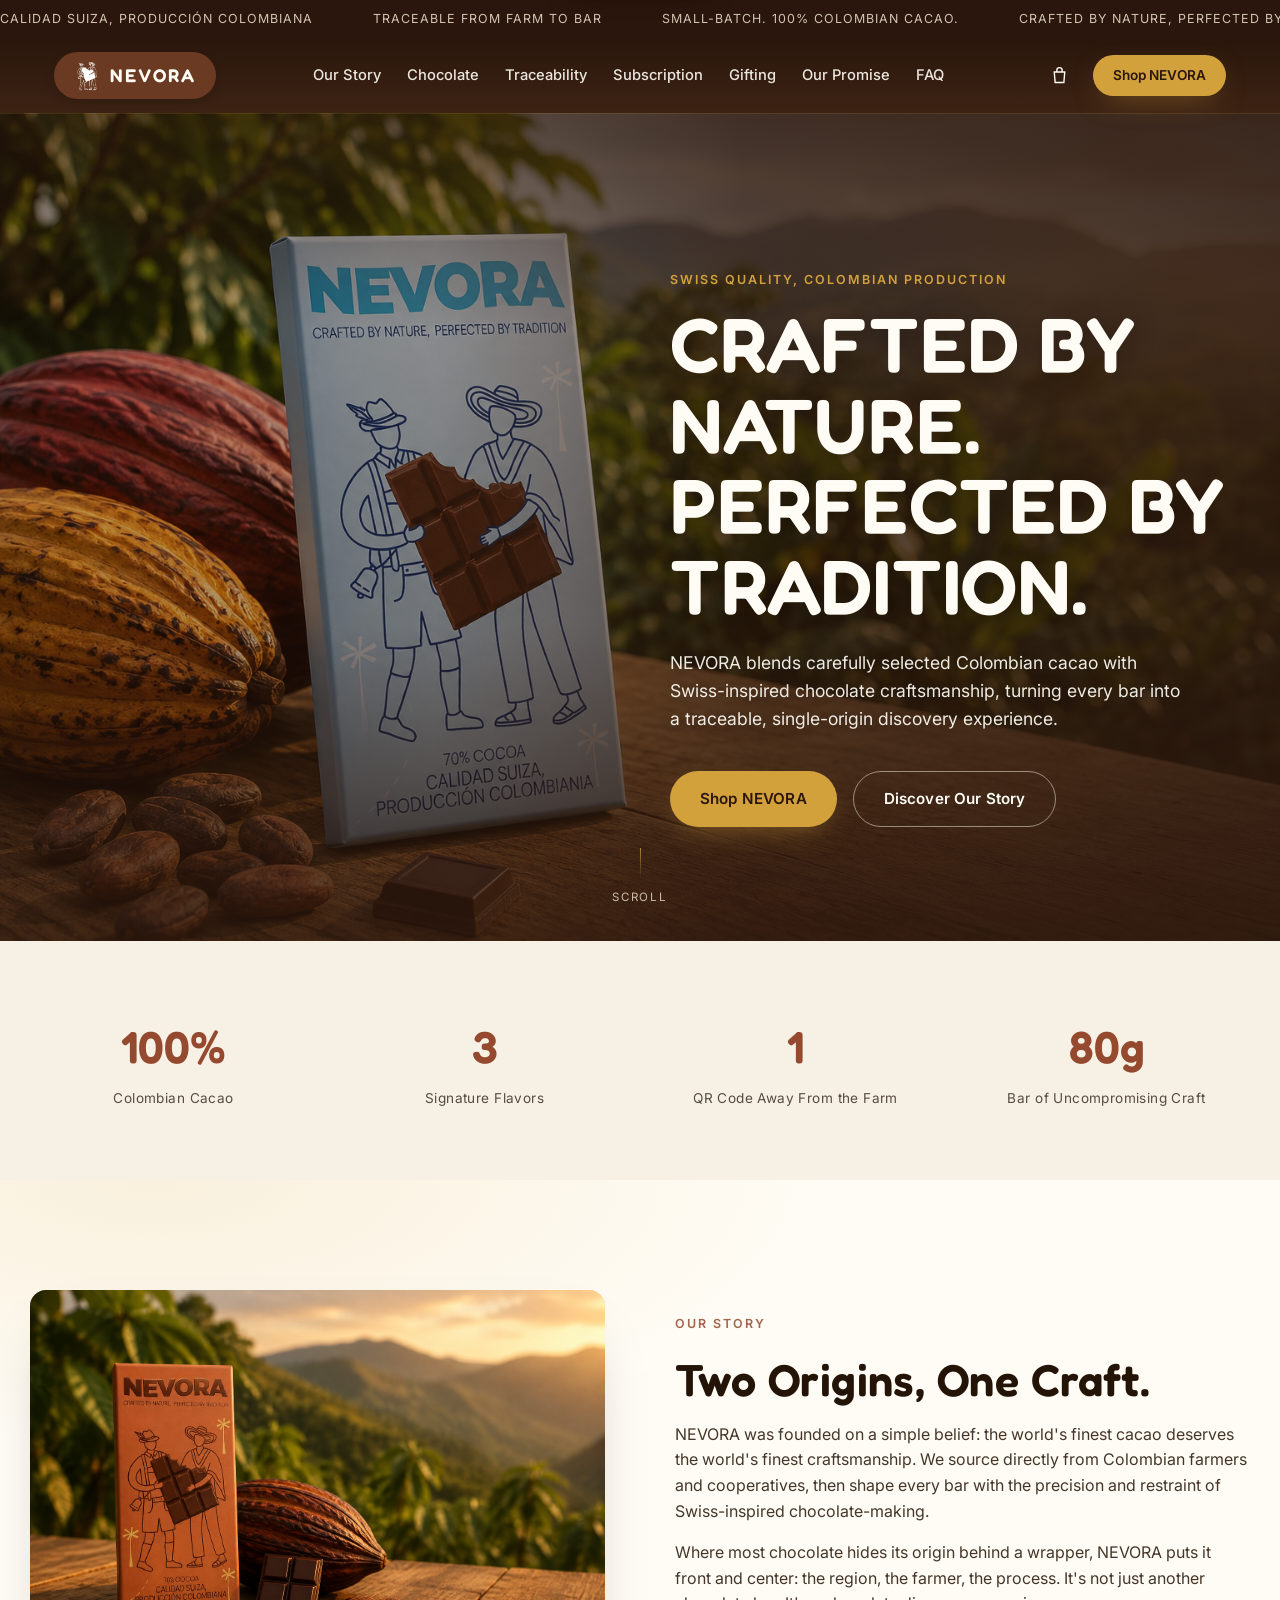
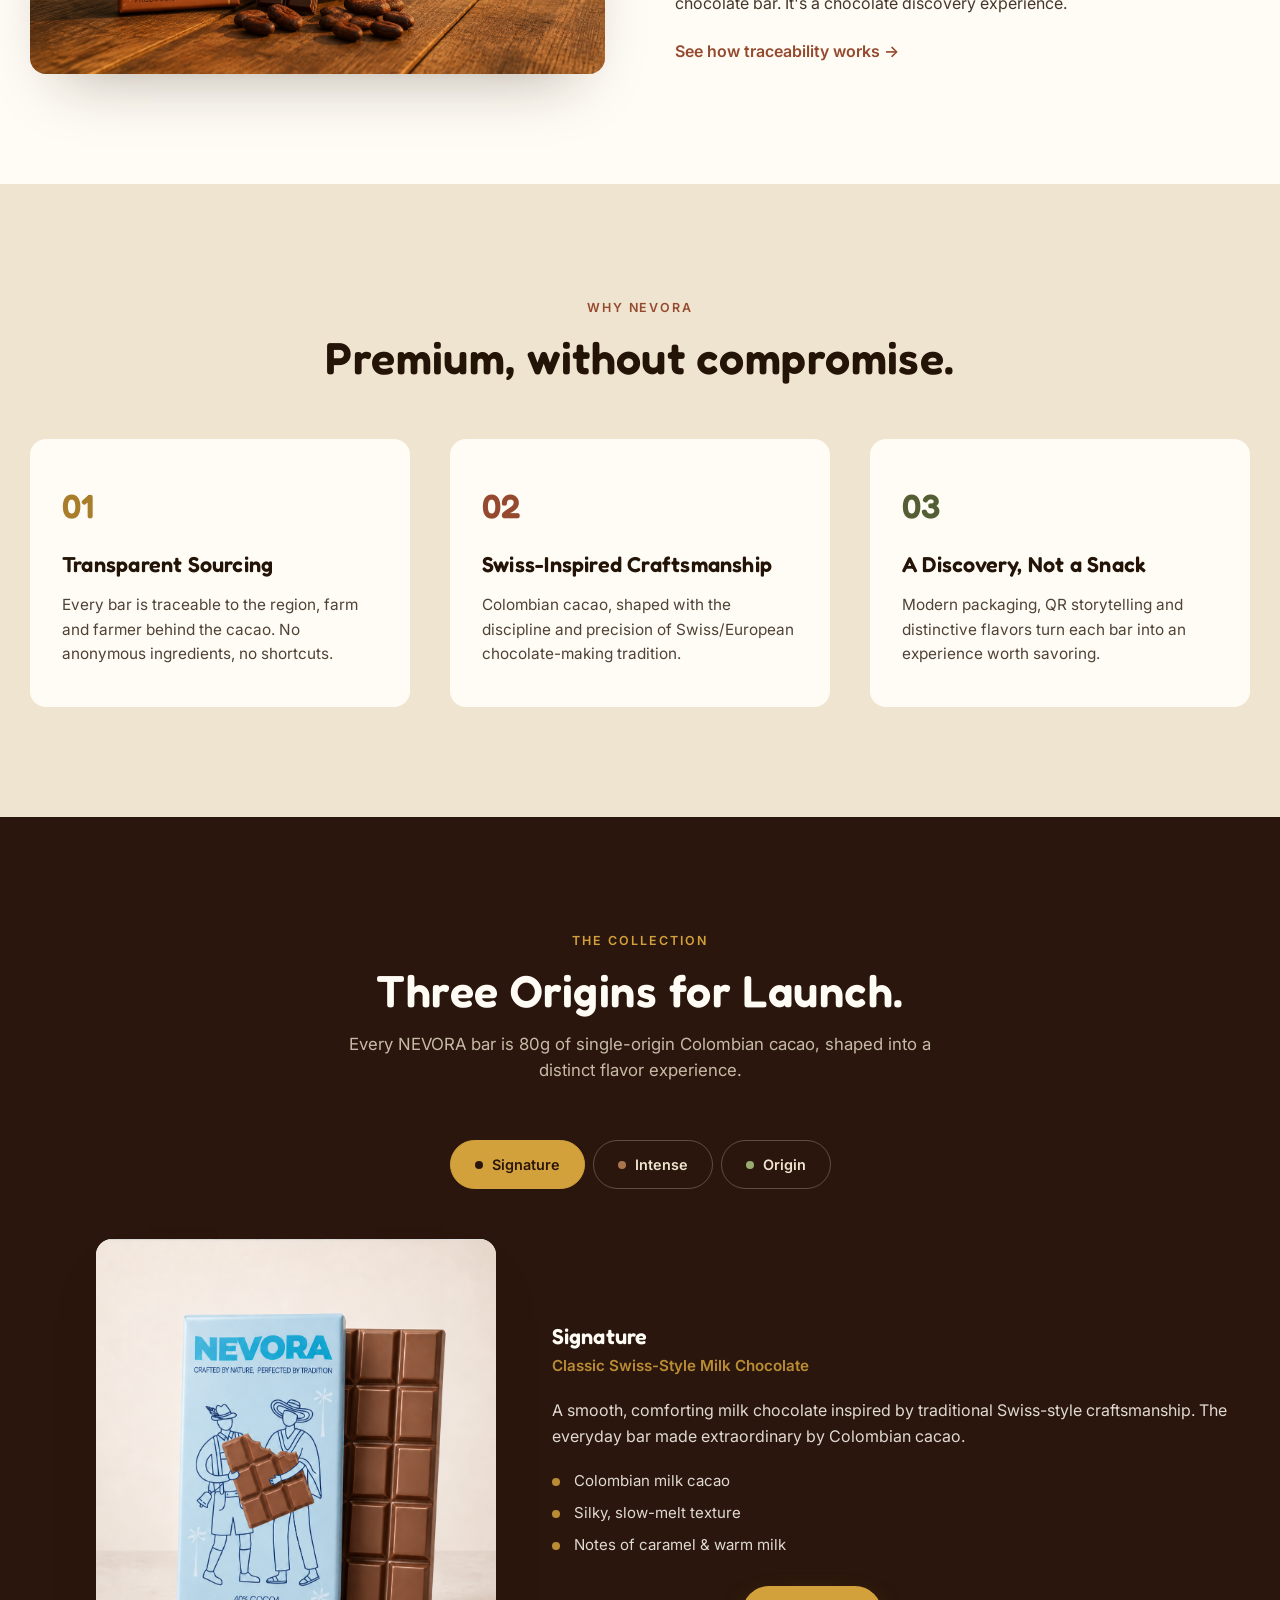
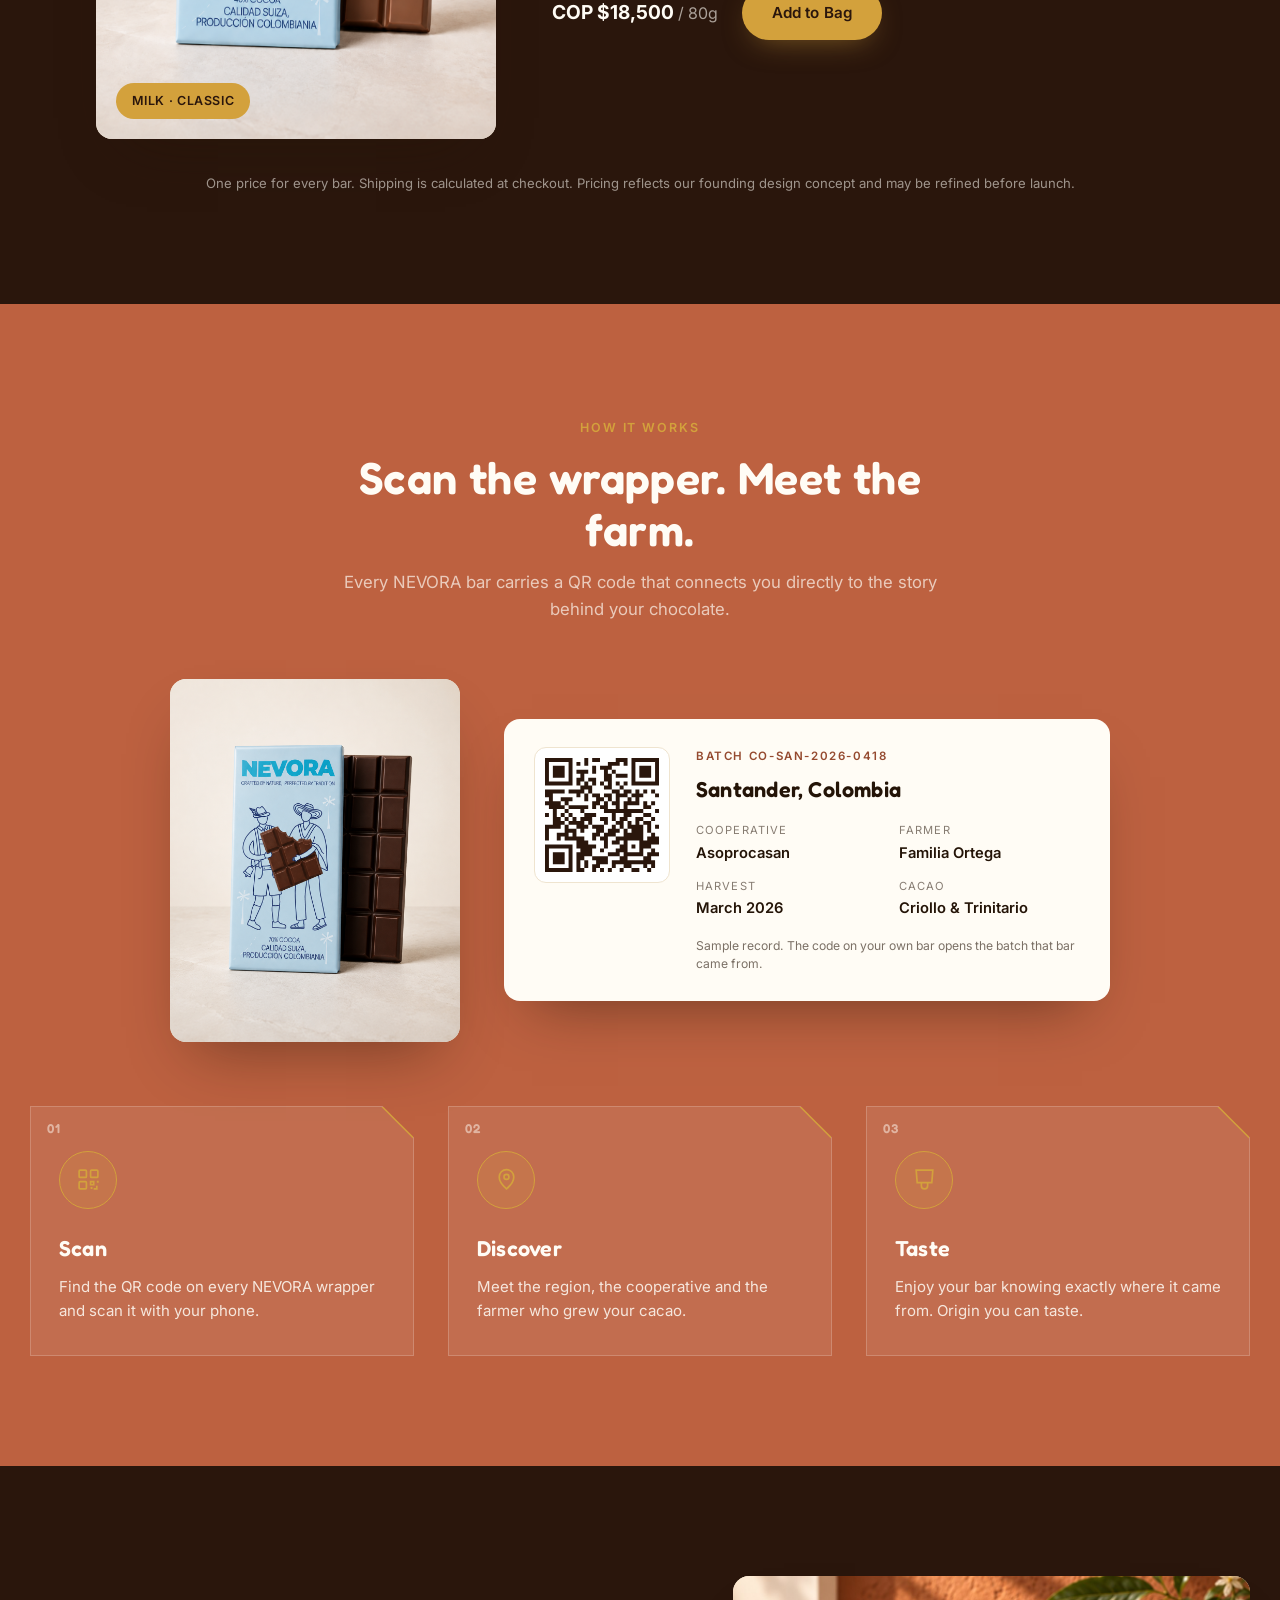
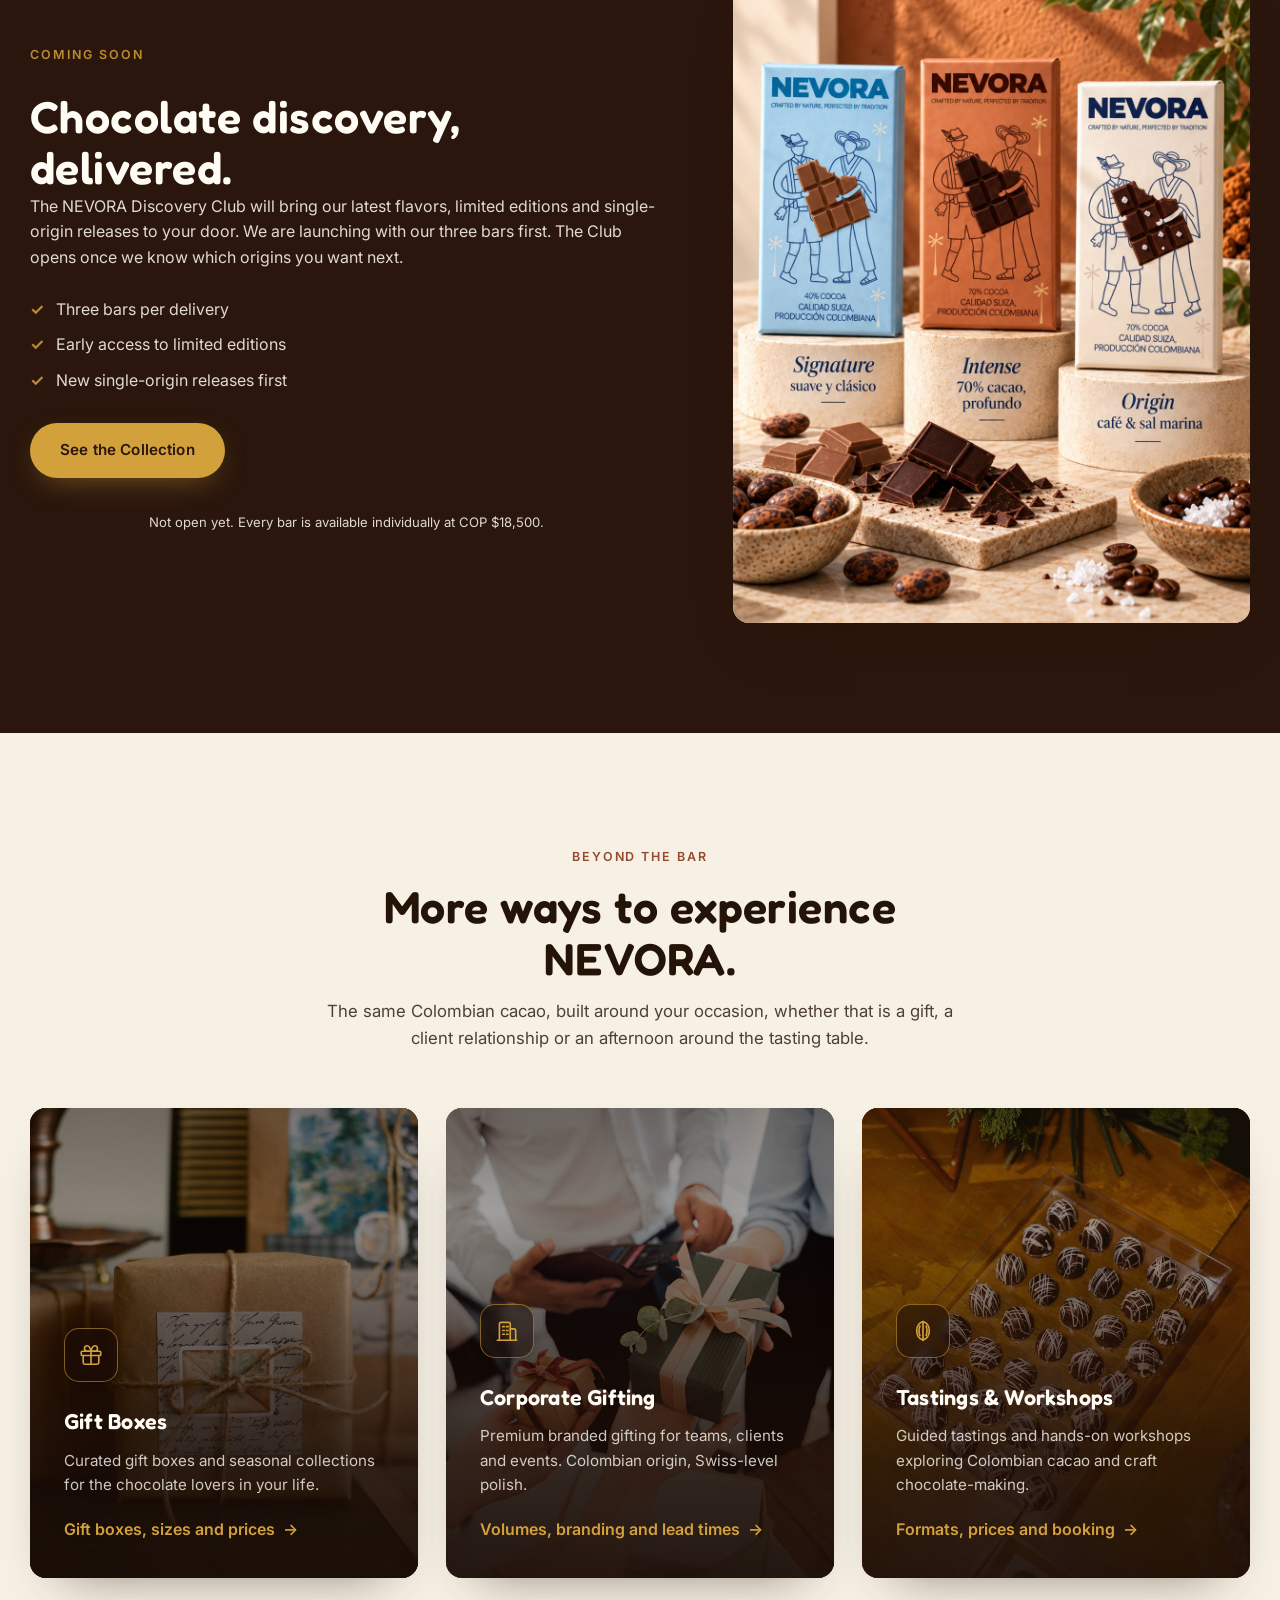
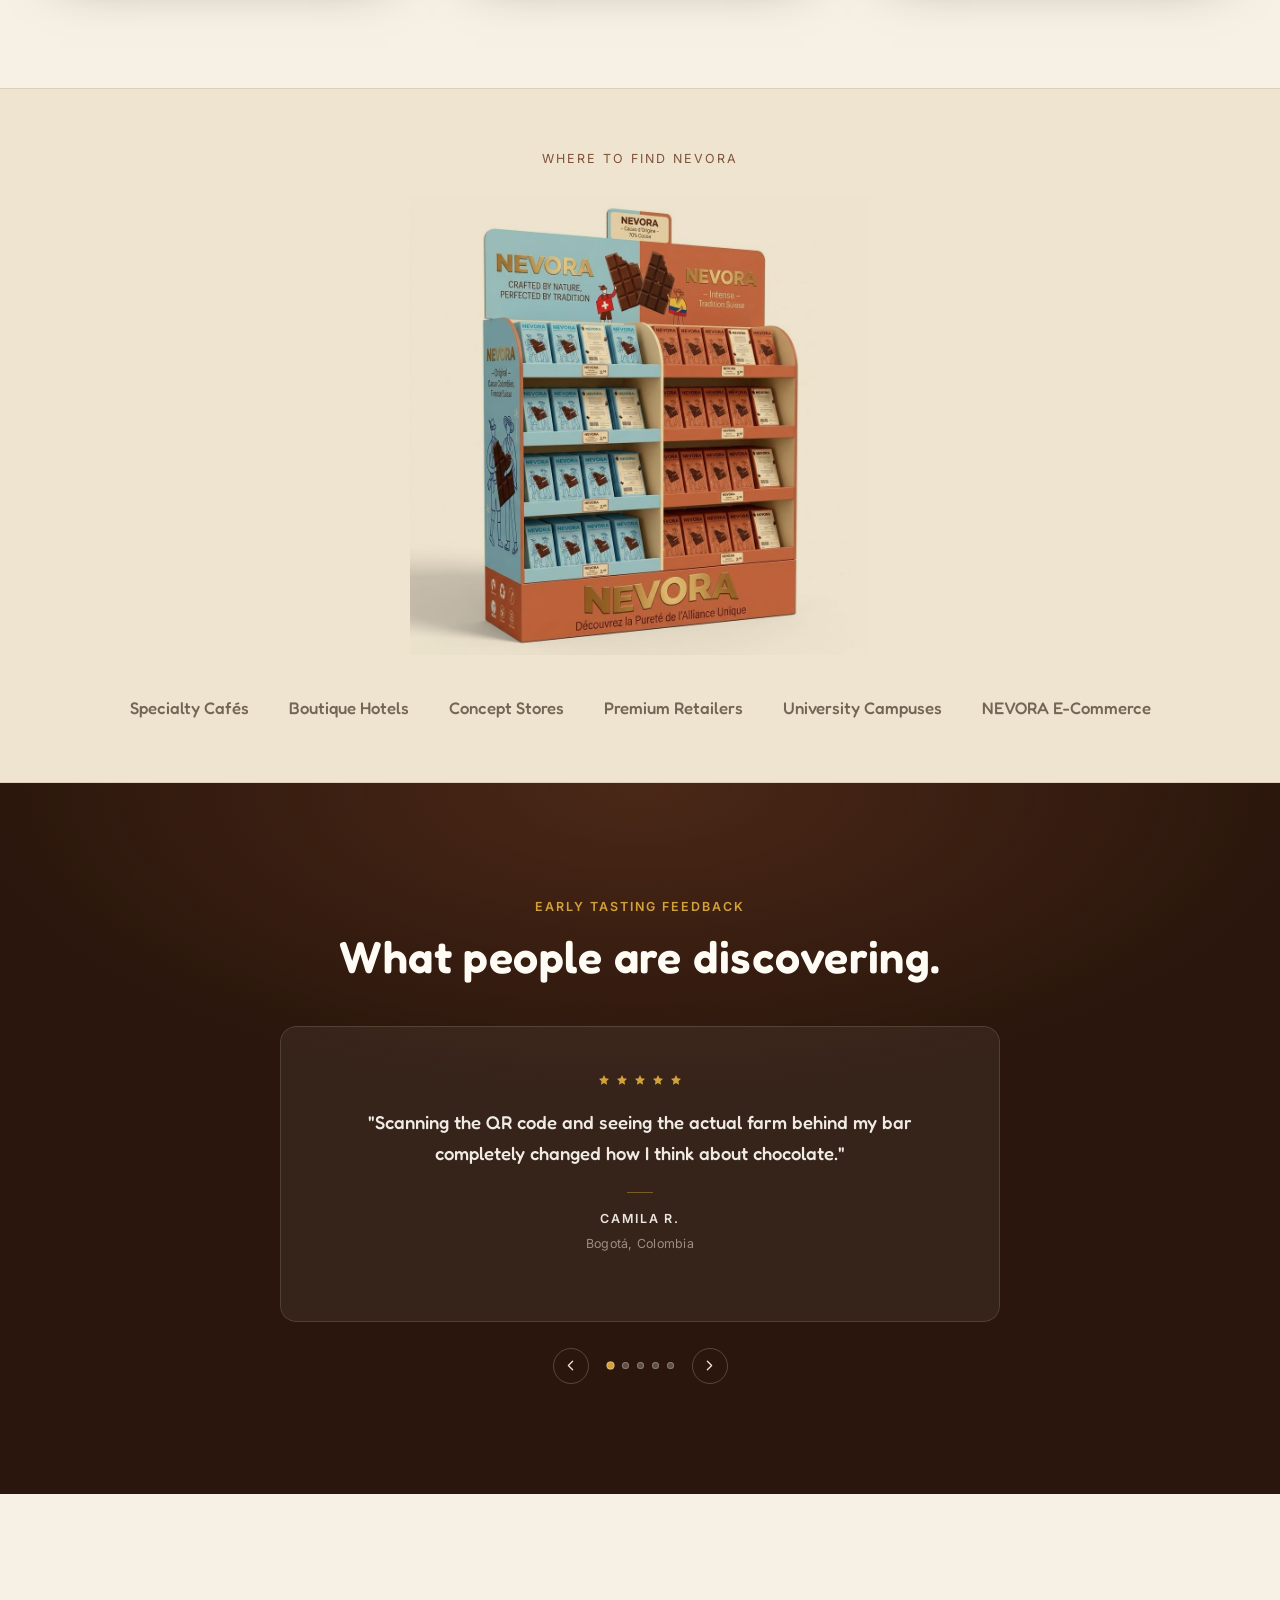
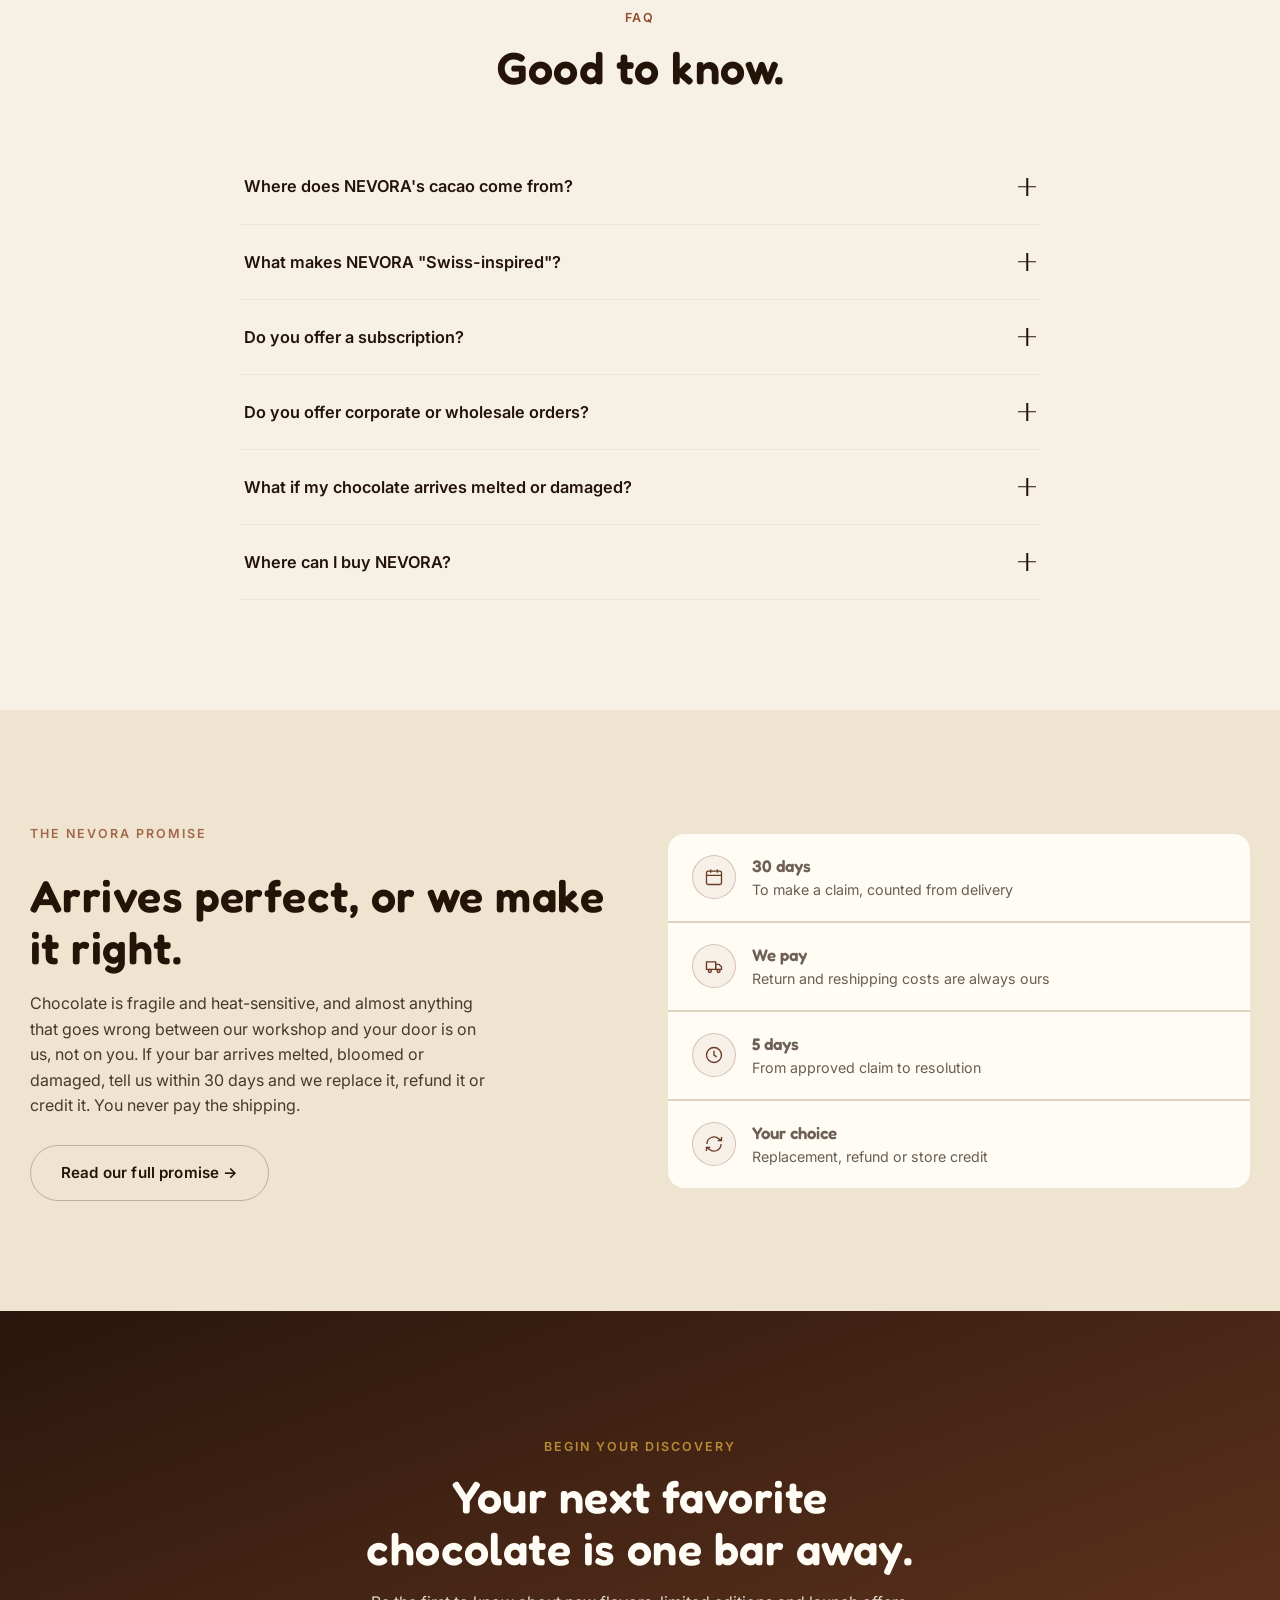
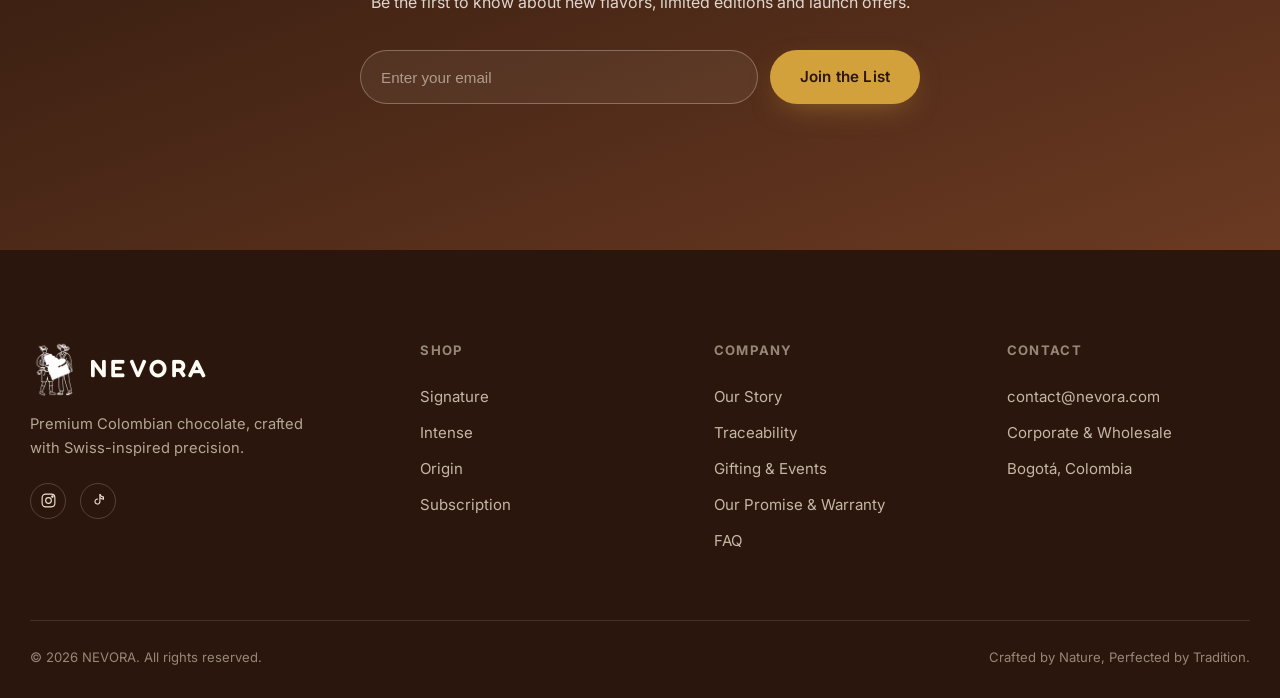
<file: index.html>
<!DOCTYPE html>
<html lang="en">
<head>
<meta charset="UTF-8">
<meta name="viewport" content="width=device-width, initial-scale=1.0">
<title>NEVORA | Swiss Quality, Colombian Production</title>
<meta name="description" content="NEVORA is premium Colombian chocolate crafted with Swiss-inspired precision. Discover single-origin cacao, farm-to-bar traceability and three signature flavors.">
<link rel="icon" href="data:image/svg+xml,%3Csvg xmlns='http://www.w3.org/2000/svg' viewBox='0 0 100 100'%3E%3Crect width='100' height='100' rx='24' fill='%232a160c'/%3E%3Ctext x='50' y='67' font-size='54' font-weight='700' font-family='Arial Black,Arial,sans-serif' fill='%23d3a13c' text-anchor='middle'%3EN%3C/text%3E%3C/svg%3E">
<link rel="preconnect" href="https://fonts.googleapis.com">
<link rel="preconnect" href="https://fonts.gstatic.com" crossorigin>
<link href="https://fonts.googleapis.com/css2?family=Fredoka:wght@500;600;700&family=Inter:wght@300;400;500;600;700&display=swap" rel="stylesheet">
<link rel="stylesheet" href="style.css">
</head>
<body>

<a href="#top" class="skip-link">Skip to content</a>

<!-- Scroll progress indicator -->
<div class="progress-bar" id="progressBar"></div>

<!-- Rotating brand statement strip -->
<div class="topbar">
  <!-- Two identical sets so the track can scroll exactly one set width and loop
       seamlessly without ever running empty. Keep both in sync if the copy changes. -->
  <div class="topbar__track" id="topbarTrack">
    <div class="topbar__set">
      <span>Calidad Suiza, Producción Colombiana</span>
      <span>Traceable From Farm to Bar</span>
      <span>Small-Batch. 100% Colombian Cacao.</span>
      <span>Crafted by Nature, Perfected by Tradition</span>
    </div>
    <div class="topbar__set" aria-hidden="true">
      <span>Calidad Suiza, Producción Colombiana</span>
      <span>Traceable From Farm to Bar</span>
      <span>Small-Batch. 100% Colombian Cacao.</span>
      <span>Crafted by Nature, Perfected by Tradition</span>
    </div>
  </div>
</div>

<!-- ============ NAVIGATION ============ -->
<header class="nav" id="siteNav">
  <div class="nav__inner">
    <a href="#top" class="nav__logo" aria-label="NEVORA home">
      <img src="logo-white.png" alt="" onerror="this.remove();">
      <span class="nav__logo-word">NEVORA</span>
    </a>

    <nav class="nav__links" aria-label="Primary">
      <a href="#story">Our Story</a>
      <a href="#chocolate">Chocolate</a>
      <a href="#traceability">Traceability</a>
      <a href="#subscribe">Subscription</a>
      <a href="#experience">Gifting</a>
      <a href="#warranty">Our Promise</a>
      <a href="#faq">FAQ</a>
    </nav>

    <div class="nav__actions">
      <button class="bag-toggle" id="bagToggle" aria-label="View bag">
        <svg viewBox="0 0 24 24" fill="none" stroke="currentColor" stroke-width="1.6"><path d="M6 8h12l-1 12H7L6 8Z"/><path d="M9 8V6a3 3 0 0 1 6 0v2"/></svg>
        <span class="bag-count" id="bagCount">0</span>
      </button>
      <a href="#chocolate" class="button button--primary button--sm">Shop NEVORA</a>
      <button class="nav__toggle" id="navToggle" aria-label="Open menu" aria-expanded="false">
        <span></span><span></span><span></span>
      </button>
    </div>
  </div>

  <!-- Mobile menu -->
  <div class="nav__mobile" id="navMobile">
    <a href="#story">Our Story</a>
    <a href="#chocolate">Chocolate</a>
    <a href="#traceability">Traceability</a>
    <a href="#subscribe">Subscription</a>
    <a href="#experience">Gifting &amp; Events</a>
    <a href="#warranty">Our Promise</a>
    <a href="#faq">FAQ</a>
    <a href="#chocolate" class="button button--primary">Shop NEVORA</a>
  </div>
</header>

<main id="top" tabindex="-1">

  <!-- ============ HERO ============ -->
  <section class="hero">
    <div class="hero__media">
      <img src="image-1.png" alt="NEVORA chocolate bar with fresh cacao pods and beans, overlooking the Colombian mountains at golden hour" data-media-image>
      <div class="hero__overlay"></div>
    </div>
    <div class="hero__content reveal">
      <!-- Copy sits in the right half so it never lands on the packshot, which
           the hero photo keeps in the left third. -->
      <div class="hero__copy">
        <p class="eyebrow eyebrow--light">Swiss Quality, Colombian Production</p>
        <h1>Crafted by Nature.<br>Perfected by Tradition.</h1>
        <p class="hero__lead">NEVORA blends carefully selected Colombian cacao with Swiss-inspired chocolate craftsmanship, turning every bar into a traceable, single-origin discovery experience.</p>
        <div class="hero__actions">
          <a href="#chocolate" class="button button--primary">Shop NEVORA</a>
          <a href="#story" class="button button--ghost">Discover Our Story</a>
        </div>
      </div>
    </div>
    <a href="#stats" class="hero__scroll" aria-label="Scroll to explore">
      <span></span> Scroll
    </a>
  </section>

  <!-- ============ TRUST / STATS STRIP ============ -->
  <section class="stats" id="stats">
    <div class="stats__grid">
      <div class="stat reveal">
        <span class="stat__num" data-count="100" data-suffix="%">0%</span>
        <span class="stat__label">Colombian Cacao</span>
      </div>
      <div class="stat reveal">
        <span class="stat__num" data-count="3">0</span>
        <span class="stat__label">Signature Flavors</span>
      </div>
      <div class="stat reveal">
        <span class="stat__num" data-count="1">0</span>
        <span class="stat__label">QR Code Away From the Farm</span>
      </div>
      <div class="stat reveal">
        <span class="stat__num" data-count="80" data-suffix="g">0g</span>
        <span class="stat__label">Bar of Uncompromising Craft</span>
      </div>
    </div>
  </section>

  <!-- ============ BRAND STORY ============ -->
  <section class="story" id="story">
    <div class="story__grid">
      <div class="story__media reveal">
        <div class="media media--wide">
          <div class="media-placeholder">
            <svg viewBox="0 0 24 24" fill="none" stroke="currentColor" stroke-width="1.4"><rect x="3" y="5" width="18" height="14" rx="2"/><circle cx="9" cy="11" r="2"/><path d="m21 16-4.5-4.5a2 2 0 0 0-2.8 0L5 20"/></svg>
            <span class="media-placeholder__file">image-2.png</span>
            <span class="media-placeholder__desc">Colombian cacao pods and beans at origin</span>
          </div>
          <img src="image-2.png" alt="NEVORA bar beside a fresh cacao pod, with the Colombian cacao-growing mountains in the background" data-media-image>
        </div>
      </div>
      <div class="story__content reveal">
        <p class="eyebrow">Our Story</p>
        <h2>Two Origins, One Craft.</h2>
        <p>NEVORA was founded on a simple belief: the world's finest cacao deserves the world's finest craftsmanship. We source directly from Colombian farmers and cooperatives, then shape every bar with the precision and restraint of Swiss-inspired chocolate-making.</p>
        <p>Where most chocolate hides its origin behind a wrapper, NEVORA puts it front and center: the region, the farmer, the process. It's not just another chocolate bar. It's a chocolate discovery experience.</p>
        <a href="#traceability" class="link-arrow">See how traceability works →</a>
      </div>
    </div>
  </section>

  <!-- ============ VALUE PILLARS ============ -->
  <section class="pillars">
    <div class="section-head reveal">
      <p class="eyebrow">Why NEVORA</p>
      <h2>Premium, without compromise.</h2>
    </div>
    <div class="pillars__grid">
      <div class="pillar reveal">
        <span class="pillar__num">01</span>
        <h3>Transparent Sourcing</h3>
        <p>Every bar is traceable to the region, farm and farmer behind the cacao. No anonymous ingredients, no shortcuts.</p>
      </div>
      <div class="pillar reveal">
        <span class="pillar__num">02</span>
        <h3>Swiss-Inspired Craftsmanship</h3>
        <p>Colombian cacao, shaped with the discipline and precision of Swiss/European chocolate-making tradition.</p>
      </div>
      <div class="pillar reveal">
        <span class="pillar__num">03</span>
        <h3>A Discovery, Not a Snack</h3>
        <p>Modern packaging, QR storytelling and distinctive flavors turn each bar into an experience worth savoring.</p>
      </div>
    </div>
  </section>

  <!-- ============ CHOCOLATE / FLAVOR SHOWCASE ============ -->
  <section class="chocolate" id="chocolate">
    <div class="section-head reveal">
      <p class="eyebrow eyebrow--light">The Collection</p>
      <h2 class="light">Three Origins for Launch.</h2>
      <p class="section-lead">Every NEVORA bar is 80g of single-origin Colombian cacao, shaped into a distinct flavor experience.</p>
    </div>

    <div class="flavors reveal" data-active="signature">

      <div class="flavors__tabs" role="tablist" aria-label="Chocolate flavors">
        <button class="flavors__tab is-active" data-flavor="signature" role="tab" aria-selected="true"><span class="flavors__tab-dot"></span>Signature</button>
        <button class="flavors__tab" data-flavor="intense" role="tab" aria-selected="false"><span class="flavors__tab-dot"></span>Intense</button>
        <button class="flavors__tab" data-flavor="origin" role="tab" aria-selected="false"><span class="flavors__tab-dot"></span>Origin</button>
      </div>

      <div class="flavors__panel">

        <div class="media flavors__media">
          <div class="media-placeholder">
            <svg viewBox="0 0 24 24" fill="none" stroke="currentColor" stroke-width="1.4"><rect x="3" y="5" width="18" height="14" rx="2"/><circle cx="9" cy="11" r="2"/><path d="m21 16-4.5-4.5a2 2 0 0 0-2.8 0L5 20"/></svg>
            <span class="media-placeholder__file" id="flavorPlaceholderFile">milk-cocolate.png</span>
            <span class="media-placeholder__desc" id="flavorPlaceholderDesc">NEVORA Signature, classic Swiss-style milk chocolate bar</span>
          </div>
          <img src="milk-cocolate.png" alt="NEVORA Signature, 40% cocoa milk chocolate bar in its light blue wrapper" data-flavor-image="signature" data-media-image class="is-active">
          <img src="image-5.png" alt="NEVORA Intense, 70% Colombian dark chocolate bar and packaging" data-flavor-image="intense" data-media-image>
          <img src="sea%20salt%20choco.png" alt="NEVORA Origin, 70% cocoa dark chocolate bar topped with sea salt crystals" data-flavor-image="origin" data-media-image>
          <span class="flavors__tag" data-flavor-tag="signature">Milk · Classic</span>
          <span class="flavors__tag" data-flavor-tag="intense">70% Dark</span>
          <span class="flavors__tag" data-flavor-tag="origin">Coffee &amp; Sea Salt</span>
        </div>

        <div class="flavors__info">

          <article class="flavor-card is-active" data-flavor-content="signature">
            <h3>Signature</h3>
            <p class="flavor-card__subtitle">Classic Swiss-Style Milk Chocolate</p>
            <p>A smooth, comforting milk chocolate inspired by traditional Swiss-style craftsmanship. The everyday bar made extraordinary by Colombian cacao.</p>
            <ul class="flavor-card__notes">
              <li>Colombian milk cacao</li>
              <li>Silky, slow-melt texture</li>
              <li>Notes of caramel &amp; warm milk</li>
            </ul>
            <div class="flavor-card__buy">
              <span class="flavor-card__price">COP $18,500 <small>/ 80g</small></span>
              <button class="button button--primary" data-add-to-bag="Signature">Add to Bag</button>
            </div>
          </article>

          <article class="flavor-card" data-flavor-content="intense">
            <h3>Intense</h3>
            <p class="flavor-card__subtitle">70% Colombian Dark Chocolate</p>
            <p>A bold, high-cacao dark chocolate built around the natural flavor and quality of Colombian cacao, for those who want the origin to speak for itself.</p>
            <ul class="flavor-card__notes">
              <li>70% Colombian dark cacao</li>
              <li>Deep, fruit-forward profile</li>
              <li>Subtle bitterness, clean finish</li>
            </ul>
            <div class="flavor-card__buy">
              <span class="flavor-card__price">COP $18,500 <small>/ 80g</small></span>
              <button class="button button--primary" data-add-to-bag="Intense">Add to Bag</button>
            </div>
          </article>

          <article class="flavor-card" data-flavor-content="origin">
            <h3>Origin</h3>
            <p class="flavor-card__subtitle">Coffee &amp; Sea Salt Chocolate</p>
            <p>A Colombian-inspired pairing of dark cacao, roasted coffee and sea salt. Our most distinctive bar, built for chocolate explorers.</p>
            <ul class="flavor-card__notes">
              <li>Dark cacao base</li>
              <li>Colombian coffee infusion</li>
              <li>Finished with sea salt crystals</li>
            </ul>
            <div class="flavor-card__buy">
              <span class="flavor-card__price">COP $18,500 <small>/ 80g</small></span>
              <button class="button button--primary" data-add-to-bag="Origin">Add to Bag</button>
            </div>
          </article>

        </div>
      </div>
      <p class="flavors__note">One price for every bar. Shipping is calculated at checkout. Pricing reflects our founding design concept and may be refined before launch.</p>
    </div>
  </section>

  <!-- ============ TRACEABILITY / HOW IT WORKS ============ -->
  <section class="traceability" id="traceability">
    <div class="section-head reveal">
      <p class="eyebrow">How It Works</p>
      <h2>Scan the wrapper. Meet the farm.</h2>
      <p class="section-lead">Every NEVORA bar carries a QR code that connects you directly to the story behind your chocolate.</p>
    </div>
    <!-- The packshot shows the front of the bar; the code itself is printed on the
         back, so it gets its own card here rather than being claimed on a photo
         that does not show it. The record is demo data for the prototype. -->
    <div class="trace-showcase reveal">
      <div class="media trace-showcase__pack">
        <div class="media-placeholder">
          <svg viewBox="0 0 24 24" fill="none" stroke="currentColor" stroke-width="1.4"><rect x="3" y="5" width="18" height="14" rx="2"/><circle cx="9" cy="11" r="2"/><path d="m21 16-4.5-4.5a2 2 0 0 0-2.8 0L5 20"/></svg>
          <span class="media-placeholder__file">image-3.png</span>
          <span class="media-placeholder__desc">NEVORA bar and wrapper, front of pack</span>
        </div>
        <img src="image-3.png" alt="NEVORA chocolate bar standing beside its wrapper" data-media-image>
      </div>

      <figure class="trace-card">
        <div class="trace-card__code">
          <img src="qr-trace.svg" alt="QR code printed on the back of every NEVORA wrapper" width="140" height="140" loading="lazy">
        </div>
        <figcaption class="trace-card__body">
          <p class="trace-card__label">Batch CO-SAN-2026-0418</p>
          <h3>Santander, Colombia</h3>
          <dl class="trace-card__facts">
            <div><dt>Cooperative</dt><dd>Asoprocasan</dd></div>
            <div><dt>Farmer</dt><dd>Familia Ortega</dd></div>
            <div><dt>Harvest</dt><dd>March 2026</dd></div>
            <div><dt>Cacao</dt><dd>Criollo &amp; Trinitario</dd></div>
          </dl>
          <p class="trace-card__note">Sample record. The code on your own bar opens the batch that bar came from.</p>
        </figcaption>
      </figure>
    </div>
    <div class="steps">
      <div class="step reveal">
        <div class="step__card">
          <span class="step__num">01</span>
          <span class="step__badge">
            <svg viewBox="0 0 24 24" fill="none" stroke="currentColor" stroke-width="1.6"><rect x="3" y="3" width="7" height="7" rx="1"/><rect x="14" y="3" width="7" height="7" rx="1"/><rect x="3" y="14" width="7" height="7" rx="1"/><path d="M14 14h3v3h-3zM20 14h1v1M14 20h1v1M20 18v3h-3"/></svg>
          </span>
          <h3>Scan</h3>
          <p>Find the QR code on every NEVORA wrapper and scan it with your phone.</p>
        </div>
      </div>
      <div class="step__arrow reveal" aria-hidden="true">
        <svg viewBox="0 0 24 24" fill="none" stroke="currentColor" stroke-width="2"><path d="M9 6l6 6-6 6"/></svg>
      </div>
      <div class="step reveal">
        <div class="step__card">
          <span class="step__num">02</span>
          <span class="step__badge">
            <svg viewBox="0 0 24 24" fill="none" stroke="currentColor" stroke-width="1.6"><path d="M12 21s-7-6.1-7-11.5A7 7 0 0 1 19 9.5C19 14.9 12 21 12 21Z"/><circle cx="12" cy="9.5" r="2.4"/></svg>
          </span>
          <h3>Discover</h3>
          <p>Meet the region, the cooperative and the farmer who grew your cacao.</p>
        </div>
      </div>
      <div class="step__arrow reveal" aria-hidden="true">
        <svg viewBox="0 0 24 24" fill="none" stroke="currentColor" stroke-width="2"><path d="M9 6l6 6-6 6"/></svg>
      </div>
      <div class="step reveal">
        <div class="step__card">
          <span class="step__num">03</span>
          <span class="step__badge">
            <svg viewBox="0 0 24 24" fill="none" stroke="currentColor" stroke-width="1.6"><path d="M4 3h16l-1 12H5L4 3Z"/><path d="M9 15v3a3 3 0 0 0 6 0v-3"/></svg>
          </span>
          <h3>Taste</h3>
          <p>Enjoy your bar knowing exactly where it came from. Origin you can taste.</p>
        </div>
      </div>
    </div>
  </section>

  <!-- ============ SUBSCRIPTION ============ -->
  <section class="subscribe" id="subscribe">
    <div class="subscribe__grid">
      <div class="subscribe__content reveal">
        <p class="eyebrow eyebrow--light">Coming Soon</p>
        <h2 class="light">Chocolate discovery, delivered.</h2>
        <p>The NEVORA Discovery Club will bring our latest flavors, limited editions and single-origin releases to your door. We are launching with our three bars first. The Club opens once we know which origins you want next.</p>

        <ul class="plan-list">
          <li>Three bars per delivery</li>
          <li>Early access to limited editions</li>
          <li>New single-origin releases first</li>
        </ul>
        <button class="button button--primary" id="subscribeBtn">See the Collection</button>
        <p class="flavors__note">Not open yet. Every bar is available individually at COP $18,500.</p>
      </div>
      <div class="subscribe__media reveal">
        <div class="media">
          <div class="media-placeholder">
            <svg viewBox="0 0 24 24" fill="none" stroke="currentColor" stroke-width="1.4"><rect x="3" y="5" width="18" height="14" rx="2"/><circle cx="9" cy="11" r="2"/><path d="m21 16-4.5-4.5a2 2 0 0 0-2.8 0L5 20"/></svg>
            <span class="media-placeholder__file">image-7.jpg</span>
            <span class="media-placeholder__desc">NEVORA Signature, Intense and Origin bars on stone pedestals with Colombian cacao beans, coffee beans and sea salt</span>
          </div>
          <img src="image-7.jpg" alt="NEVORA Signature, Intense and Origin bars on stone pedestals with Colombian cacao beans, coffee beans and sea salt" data-media-image>
        </div>
      </div>
    </div>
  </section>

  <!-- ============ GIFTING / B2B EXPERIENCE ============ -->
  <!-- Card photography: Pexels (free licence, no attribution required).
       image-12.jpg pexels.com/photo/34769301 image-10.jpg pexels.com/photo/5486837
       image-11.jpg pexels.com/photo/29098395. Swap for NEVORA's own shots before launch. -->
  <section class="experience" id="experience">
    <div class="section-head reveal">
      <p class="eyebrow">Beyond the Bar</p>
      <h2>More ways to experience NEVORA.</h2>
      <p class="section-lead">The same Colombian cacao, built around your occasion, whether that is a gift, a client relationship or an afternoon around the tasting table.</p>
    </div>
    <div class="experience__grid">
      <article class="experience-card reveal">
        <div class="experience-card__media">
          <img src="image-12.jpg" alt="" aria-hidden="true" loading="lazy" decoding="async" data-media-image>
          <span class="experience-card__hint">
            <svg viewBox="0 0 24 24" fill="none" stroke="currentColor" stroke-width="1.5"><rect x="3" y="5" width="18" height="14" rx="2"/><circle cx="9" cy="11" r="2"/><path d="m21 16-4.5-4.5a2 2 0 0 0-2.8 0L5 20"/></svg>
            <span class="experience-card__hint-file">image-12.jpg</span>
            <span class="experience-card__hint-desc">Kraft gift boxes tied with twine</span>
          </span>
        </div>
        <div class="experience-card__body">
          <span class="experience-card__icon">
            <svg viewBox="0 0 24 24" fill="none" stroke="currentColor" stroke-width="1.5" stroke-linecap="round" stroke-linejoin="round" aria-hidden="true">
              <rect x="3" y="8.5" width="18" height="4" rx="1"/>
              <path d="M4.8 12.5V19a1.5 1.5 0 0 0 1.5 1.5h11.4a1.5 1.5 0 0 0 1.5-1.5v-6.5"/>
              <path d="M12 8.5v12"/>
              <path d="M12 8.5S10.9 3.5 8.5 3.5a2.5 2.5 0 0 0 0 5z"/>
              <path d="M12 8.5s1.1-5 3.5-5a2.5 2.5 0 0 1 0 5z"/>
            </svg>
          </span>
          <h3>Gift Boxes</h3>
          <p>Curated gift boxes and seasonal collections for the chocolate lovers in your life.</p>
          <a href="beyond-the-bar.html#gift-boxes" class="link-arrow link-arrow--light">Gift boxes, sizes and prices <span aria-hidden="true">→</span></a>
        </div>
      </article>
      <article class="experience-card reveal">
        <div class="experience-card__media">
          <img src="image-10.jpg" alt="" aria-hidden="true" loading="lazy" decoding="async" data-media-image>
          <span class="experience-card__hint">
            <svg viewBox="0 0 24 24" fill="none" stroke="currentColor" stroke-width="1.5"><rect x="3" y="5" width="18" height="14" rx="2"/><circle cx="9" cy="11" r="2"/><path d="m21 16-4.5-4.5a2 2 0 0 0-2.8 0L5 20"/></svg>
            <span class="experience-card__hint-file">image-10.jpg</span>
            <span class="experience-card__hint-desc">Wrapped gifts exchanged at work</span>
          </span>
        </div>
        <div class="experience-card__body">
          <span class="experience-card__icon">
            <svg viewBox="0 0 24 24" fill="none" stroke="currentColor" stroke-width="1.5" stroke-linecap="round" stroke-linejoin="round" aria-hidden="true">
              <path d="M3 20.5h18"/>
              <path d="M5 20.5V5.5A1.5 1.5 0 0 1 6.5 4h7A1.5 1.5 0 0 1 15 5.5v15"/>
              <path d="M15 10h3.5A1.5 1.5 0 0 1 20 11.5v9"/>
              <path d="M8 8h1.5M8 11.5h1.5M8 15h1.5M11.5 8H13M11.5 11.5H13M11.5 15H13"/>
            </svg>
          </span>
          <h3>Corporate Gifting</h3>
          <p>Premium branded gifting for teams, clients and events. Colombian origin, Swiss-level polish.</p>
          <a href="beyond-the-bar.html#corporate-gifting" class="link-arrow link-arrow--light">Volumes, branding and lead times <span aria-hidden="true">→</span></a>
        </div>
      </article>
      <article class="experience-card reveal">
        <div class="experience-card__media">
          <img src="image-11.jpg" alt="" aria-hidden="true" loading="lazy" decoding="async" data-media-image>
          <span class="experience-card__hint">
            <svg viewBox="0 0 24 24" fill="none" stroke="currentColor" stroke-width="1.5"><rect x="3" y="5" width="18" height="14" rx="2"/><circle cx="9" cy="11" r="2"/><path d="m21 16-4.5-4.5a2 2 0 0 0-2.8 0L5 20"/></svg>
            <span class="experience-card__hint-file">image-11.jpg</span>
            <span class="experience-card__hint-desc">Truffles on a tasting table</span>
          </span>
        </div>
        <div class="experience-card__body">
          <span class="experience-card__icon">
            <svg viewBox="0 0 24 24" fill="none" stroke="currentColor" stroke-width="1.5" stroke-linecap="round" stroke-linejoin="round" aria-hidden="true">
              <path d="M12 3.2c3.6 1.1 5.8 4.3 5.8 8.6s-2.2 7.5-5.8 8.6c-3.6-1.1-5.8-4.3-5.8-8.6S8.4 4.3 12 3.2Z"/>
              <path d="M12 3.2v17.6"/>
              <path d="M9.1 7.4c-.5 1.5-.8 3-.8 4.4s.3 2.9.8 4.4"/>
              <path d="M14.9 7.4c.5 1.5.8 3 .8 4.4s-.3 2.9-.8 4.4"/>
            </svg>
          </span>
          <h3>Tastings &amp; Workshops</h3>
          <p>Guided tastings and hands-on workshops exploring Colombian cacao and craft chocolate-making.</p>
          <a href="beyond-the-bar.html#tastings" class="link-arrow link-arrow--light">Formats, prices and booking <span aria-hidden="true">→</span></a>
        </div>
      </article>
    </div>
  </section>

  <!-- ============ WHERE TO FIND US ============ -->
  <section class="found-at">
    <p class="found-at__label">Where to find NEVORA</p>
    <div class="found-at__display media">
      <div class="media-placeholder">
        <svg viewBox="0 0 24 24" fill="none" stroke="currentColor" stroke-width="1.4"><rect x="3" y="5" width="18" height="14" rx="2"/><circle cx="9" cy="11" r="2"/><path d="m21 16-4.5-4.5a2 2 0 0 0-2.8 0L5 20"/></svg>
        <span class="media-placeholder__file">image-8.jpg</span>
        <span class="media-placeholder__desc">NEVORA retail display stand</span>
      </div>
      <img src="image-8.jpg" alt="NEVORA retail display stand featuring the chocolate bar collection" data-media-image>
    </div>
    <div class="found-at__track">
      <span>Specialty Cafés</span>
      <span>Boutique Hotels</span>
      <span>Concept Stores</span>
      <span>Premium Retailers</span>
      <span>University Campuses</span>
      <span>NEVORA E-Commerce</span>
    </div>
  </section>

  <!-- ============ TESTIMONIALS ============ -->
  <!-- Placeholder tasting feedback for design/prototype purposes. Replace with real customer quotes and real ratings before launch. -->
  <section class="testimonials">
    <div class="section-head reveal">
      <p class="eyebrow">Early Tasting Feedback</p>
      <h2>What people are discovering.</h2>
    </div>
    <div class="testimonial-slider reveal" id="testimonialSlider">
      <div class="testimonial-viewport">
        <div class="testimonial-track" id="testimonialTrack">

          <blockquote class="testimonial">
            <span class="testimonial__stars" role="img" aria-label="Rated 5 out of 5">
              <svg viewBox="0 0 24 24" fill="currentColor" aria-hidden="true"><path d="m12 3.4 2.6 5.6 6 .8-4.4 4.2 1.1 6-5.3-2.9-5.3 2.9 1.1-6L3.4 9.8l6-.8Z"/></svg>
              <svg viewBox="0 0 24 24" fill="currentColor" aria-hidden="true"><path d="m12 3.4 2.6 5.6 6 .8-4.4 4.2 1.1 6-5.3-2.9-5.3 2.9 1.1-6L3.4 9.8l6-.8Z"/></svg>
              <svg viewBox="0 0 24 24" fill="currentColor" aria-hidden="true"><path d="m12 3.4 2.6 5.6 6 .8-4.4 4.2 1.1 6-5.3-2.9-5.3 2.9 1.1-6L3.4 9.8l6-.8Z"/></svg>
              <svg viewBox="0 0 24 24" fill="currentColor" aria-hidden="true"><path d="m12 3.4 2.6 5.6 6 .8-4.4 4.2 1.1 6-5.3-2.9-5.3 2.9 1.1-6L3.4 9.8l6-.8Z"/></svg>
              <svg viewBox="0 0 24 24" fill="currentColor" aria-hidden="true"><path d="m12 3.4 2.6 5.6 6 .8-4.4 4.2 1.1 6-5.3-2.9-5.3 2.9 1.1-6L3.4 9.8l6-.8Z"/></svg>
            </span>
            <p>"Scanning the QR code and seeing the actual farm behind my bar completely changed how I think about chocolate."</p>
            <footer class="testimonial__meta">
              <cite>Camila R.</cite>
              <span class="testimonial__place">Bogotá, Colombia</span>
            </footer>
          </blockquote>

          <blockquote class="testimonial">
            <span class="testimonial__stars" role="img" aria-label="Rated 5 out of 5">
              <svg viewBox="0 0 24 24" fill="currentColor" aria-hidden="true"><path d="m12 3.4 2.6 5.6 6 .8-4.4 4.2 1.1 6-5.3-2.9-5.3 2.9 1.1-6L3.4 9.8l6-.8Z"/></svg>
              <svg viewBox="0 0 24 24" fill="currentColor" aria-hidden="true"><path d="m12 3.4 2.6 5.6 6 .8-4.4 4.2 1.1 6-5.3-2.9-5.3 2.9 1.1-6L3.4 9.8l6-.8Z"/></svg>
              <svg viewBox="0 0 24 24" fill="currentColor" aria-hidden="true"><path d="m12 3.4 2.6 5.6 6 .8-4.4 4.2 1.1 6-5.3-2.9-5.3 2.9 1.1-6L3.4 9.8l6-.8Z"/></svg>
              <svg viewBox="0 0 24 24" fill="currentColor" aria-hidden="true"><path d="m12 3.4 2.6 5.6 6 .8-4.4 4.2 1.1 6-5.3-2.9-5.3 2.9 1.1-6L3.4 9.8l6-.8Z"/></svg>
              <svg viewBox="0 0 24 24" fill="currentColor" aria-hidden="true"><path d="m12 3.4 2.6 5.6 6 .8-4.4 4.2 1.1 6-5.3-2.9-5.3 2.9 1.1-6L3.4 9.8l6-.8Z"/></svg>
            </span>
            <p>"The Intense bar has the deepest, cleanest cacao flavor I've had from a Colombian brand, and the packaging feels genuinely premium."</p>
            <footer class="testimonial__meta">
              <cite>Julián M.</cite>
              <span class="testimonial__place">Medellín, Colombia</span>
            </footer>
          </blockquote>

          <blockquote class="testimonial">
            <span class="testimonial__stars" role="img" aria-label="Rated 5 out of 5">
              <svg viewBox="0 0 24 24" fill="currentColor" aria-hidden="true"><path d="m12 3.4 2.6 5.6 6 .8-4.4 4.2 1.1 6-5.3-2.9-5.3 2.9 1.1-6L3.4 9.8l6-.8Z"/></svg>
              <svg viewBox="0 0 24 24" fill="currentColor" aria-hidden="true"><path d="m12 3.4 2.6 5.6 6 .8-4.4 4.2 1.1 6-5.3-2.9-5.3 2.9 1.1-6L3.4 9.8l6-.8Z"/></svg>
              <svg viewBox="0 0 24 24" fill="currentColor" aria-hidden="true"><path d="m12 3.4 2.6 5.6 6 .8-4.4 4.2 1.1 6-5.3-2.9-5.3 2.9 1.1-6L3.4 9.8l6-.8Z"/></svg>
              <svg viewBox="0 0 24 24" fill="currentColor" aria-hidden="true"><path d="m12 3.4 2.6 5.6 6 .8-4.4 4.2 1.1 6-5.3-2.9-5.3 2.9 1.1-6L3.4 9.8l6-.8Z"/></svg>
              <svg viewBox="0 0 24 24" fill="currentColor" aria-hidden="true"><path d="m12 3.4 2.6 5.6 6 .8-4.4 4.2 1.1 6-5.3-2.9-5.3 2.9 1.1-6L3.4 9.8l6-.8Z"/></svg>
            </span>
            <p>"Origin is unlike anything else on the shelf. Coffee and sea salt with real Colombian cacao. It's a discovery every time."</p>
            <footer class="testimonial__meta">
              <cite>Laura T.</cite>
              <span class="testimonial__place">Chía, Colombia</span>
            </footer>
          </blockquote>

          <blockquote class="testimonial">
            <span class="testimonial__stars" role="img" aria-label="Rated 5 out of 5">
              <svg viewBox="0 0 24 24" fill="currentColor" aria-hidden="true"><path d="m12 3.4 2.6 5.6 6 .8-4.4 4.2 1.1 6-5.3-2.9-5.3 2.9 1.1-6L3.4 9.8l6-.8Z"/></svg>
              <svg viewBox="0 0 24 24" fill="currentColor" aria-hidden="true"><path d="m12 3.4 2.6 5.6 6 .8-4.4 4.2 1.1 6-5.3-2.9-5.3 2.9 1.1-6L3.4 9.8l6-.8Z"/></svg>
              <svg viewBox="0 0 24 24" fill="currentColor" aria-hidden="true"><path d="m12 3.4 2.6 5.6 6 .8-4.4 4.2 1.1 6-5.3-2.9-5.3 2.9 1.1-6L3.4 9.8l6-.8Z"/></svg>
              <svg viewBox="0 0 24 24" fill="currentColor" aria-hidden="true"><path d="m12 3.4 2.6 5.6 6 .8-4.4 4.2 1.1 6-5.3-2.9-5.3 2.9 1.1-6L3.4 9.8l6-.8Z"/></svg>
              <svg viewBox="0 0 24 24" fill="currentColor" aria-hidden="true"><path d="m12 3.4 2.6 5.6 6 .8-4.4 4.2 1.1 6-5.3-2.9-5.3 2.9 1.1-6L3.4 9.8l6-.8Z"/></svg>
            </span>
            <p>"I took two bars home as gifts. My sister scanned the wrapper before she even opened it. That is not something a chocolate bar usually makes you do."</p>
            <footer class="testimonial__meta">
              <cite>Sofie D.</cite>
              <span class="testimonial__place">Amsterdam, Netherlands</span>
            </footer>
          </blockquote>

          <blockquote class="testimonial">
            <span class="testimonial__stars" role="img" aria-label="Rated 4 out of 5">
              <svg viewBox="0 0 24 24" fill="currentColor" aria-hidden="true"><path d="m12 3.4 2.6 5.6 6 .8-4.4 4.2 1.1 6-5.3-2.9-5.3 2.9 1.1-6L3.4 9.8l6-.8Z"/></svg>
              <svg viewBox="0 0 24 24" fill="currentColor" aria-hidden="true"><path d="m12 3.4 2.6 5.6 6 .8-4.4 4.2 1.1 6-5.3-2.9-5.3 2.9 1.1-6L3.4 9.8l6-.8Z"/></svg>
              <svg viewBox="0 0 24 24" fill="currentColor" aria-hidden="true"><path d="m12 3.4 2.6 5.6 6 .8-4.4 4.2 1.1 6-5.3-2.9-5.3 2.9 1.1-6L3.4 9.8l6-.8Z"/></svg>
              <svg viewBox="0 0 24 24" fill="currentColor" aria-hidden="true"><path d="m12 3.4 2.6 5.6 6 .8-4.4 4.2 1.1 6-5.3-2.9-5.3 2.9 1.1-6L3.4 9.8l6-.8Z"/></svg>
              <svg class="is-empty" viewBox="0 0 24 24" fill="none" stroke="currentColor" stroke-width="1.6" stroke-linejoin="round" aria-hidden="true"><path d="m12 3.4 2.6 5.6 6 .8-4.4 4.2 1.1 6-5.3-2.9-5.3 2.9 1.1-6L3.4 9.8l6-.8Z"/></svg>
            </span>
            <p>"Signature is the one I keep going back for. It is the only milk chocolate I have found here that does not taste like sugar first. I just wish the bars were easier to find outside the website."</p>
            <footer class="testimonial__meta">
              <cite>Andrés V.</cite>
              <span class="testimonial__place">Medellín, Colombia</span>
            </footer>
          </blockquote>

        </div>
      </div>

      <div class="testimonial-controls">
        <button class="testimonial-nav" id="testimonialPrev" aria-label="Previous review">
          <svg viewBox="0 0 24 24" fill="none" stroke="currentColor" stroke-width="1.8" stroke-linecap="round" stroke-linejoin="round" aria-hidden="true"><path d="M15 6l-6 6 6 6"/></svg>
        </button>
        <div class="testimonial-dots" id="testimonialDots"></div>
        <button class="testimonial-nav" id="testimonialNext" aria-label="Next review">
          <svg viewBox="0 0 24 24" fill="none" stroke="currentColor" stroke-width="1.8" stroke-linecap="round" stroke-linejoin="round" aria-hidden="true"><path d="M9 6l6 6-6 6"/></svg>
        </button>
      </div>
    </div>
  </section>

  <!-- ============ FAQ ============ -->
  <section class="faq" id="faq">
    <div class="section-head reveal">
      <p class="eyebrow">FAQ</p>
      <h2>Good to know.</h2>
    </div>
    <div class="accordion reveal">
      <div class="accordion__item">
        <button class="accordion__trigger" aria-expanded="false">
          Where does NEVORA's cacao come from?
          <span class="accordion__icon"></span>
        </button>
        <div class="accordion__panel">
          <p>All NEVORA cacao is sourced directly from Colombian farmers and cooperatives. Every bar carries a QR code linking to the specific region and farm behind that batch.</p>
        </div>
      </div>
      <div class="accordion__item">
        <button class="accordion__trigger" aria-expanded="false">
          What makes NEVORA "Swiss-inspired"?
          <span class="accordion__icon"></span>
        </button>
        <div class="accordion__panel">
          <p>We pair premium Colombian cacao with the precision, texture and restraint associated with Swiss/European chocolate-making, without losing the Colombian identity of the cacao itself.</p>
        </div>
      </div>
      <div class="accordion__item">
        <button class="accordion__trigger" aria-expanded="false">
          Do you offer a subscription?
          <span class="accordion__icon"></span>
        </button>
        <div class="accordion__panel">
          <p>Not yet. We are launching with our three bars at a single price so we can learn which origins people come back for. The Discovery Club opens after our first release, and when it does, you will be able to pause or cancel it at any time.</p>
        </div>
      </div>
      <div class="accordion__item">
        <button class="accordion__trigger" aria-expanded="false">
          Do you offer corporate or wholesale orders?
          <span class="accordion__icon"></span>
        </button>
        <div class="accordion__panel">
          <p>Yes. We work with cafés, hotels, restaurants and corporate clients on wholesale and gifting orders. Reach out through our contact channels to start a conversation.</p>
        </div>
      </div>
      <div class="accordion__item">
        <button class="accordion__trigger" aria-expanded="false">
          What if my chocolate arrives melted or damaged?
          <span class="accordion__icon"></span>
        </button>
        <div class="accordion__panel">
          <p>Then it is on us. Send a photo and your order number within 30 days and we will replace it, refund it or issue store credit, whichever you prefer, and we cover the shipping. <a href="warranty.html" class="link-arrow">Read the full promise →</a></p>
        </div>
      </div>
      <div class="accordion__item">
        <button class="accordion__trigger" aria-expanded="false">
          Where can I buy NEVORA?
          <span class="accordion__icon"></span>
        </button>
        <div class="accordion__panel">
          <p>NEVORA is available through our online shop, and progressively through select cafés, concept stores, hotels and premium retailers across Colombia.</p>
        </div>
      </div>
    </div>
  </section>

  <!-- ============ WARRANTY TEASER ============ -->
  <section class="promise" id="warranty">
    <div class="promise__inner">
      <div class="promise__content reveal">
        <p class="eyebrow">The NEVORA Promise</p>
        <h2>Arrives perfect, or we make it right.</h2>
        <p>Chocolate is fragile and heat-sensitive, and almost anything that goes wrong between our workshop and your door is on us, not on you. If your bar arrives melted, bloomed or damaged, tell us within 30 days and we replace it, refund it or credit it. You never pay the shipping.</p>
        <a href="warranty.html" class="button button--ghost-dark">Read our full promise →</a>
      </div>
      <ul class="promise__facts reveal">
        <li>
          <span class="promise__icon">
            <svg viewBox="0 0 24 24" fill="none" stroke="currentColor" stroke-width="1.6"><rect x="3" y="5" width="18" height="16" rx="2"/><path d="M8 3v4M16 3v4M3 10h18"/></svg>
          </span>
          <span><b>30 days</b>To make a claim, counted from delivery</span>
        </li>
        <li>
          <span class="promise__icon">
            <svg viewBox="0 0 24 24" fill="none" stroke="currentColor" stroke-width="1.6"><path d="M3 7h11v9H3z"/><path d="M14 10h4l3 3v3h-7z"/><circle cx="7" cy="18" r="1.8"/><circle cx="17.5" cy="18" r="1.8"/></svg>
          </span>
          <span><b>We pay</b>Return and reshipping costs are always ours</span>
        </li>
        <li>
          <span class="promise__icon">
            <svg viewBox="0 0 24 24" fill="none" stroke="currentColor" stroke-width="1.6"><circle cx="12" cy="12" r="9"/><path d="M12 7v5.2l3.3 2"/></svg>
          </span>
          <span><b>5 days</b>From approved claim to resolution</span>
        </li>
        <li>
          <span class="promise__icon">
            <svg viewBox="0 0 24 24" fill="none" stroke="currentColor" stroke-width="1.6"><path d="M3.5 12a8.5 8.5 0 0 1 14.4-6.1L21 8"/><path d="M21 3.5V8h-4.5"/><path d="M20.5 12a8.5 8.5 0 0 1-14.4 6.1L3 16"/><path d="M3 20.5V16h4.5"/></svg>
          </span>
          <span><b>Your choice</b>Replacement, refund or store credit</span>
        </li>
      </ul>
    </div>
  </section>

  <!-- ============ FINAL CTA ============ -->
  <section class="final-cta">
    <div class="final-cta__content reveal">
      <p class="eyebrow eyebrow--light">Begin Your Discovery</p>
      <h2 class="light">Your next favorite chocolate is one bar away.</h2>
      <p>Be the first to know about new flavors, limited editions and launch offers.</p>
      <form class="final-cta__form" id="newsletterForm" novalidate>
        <label for="newsletterEmail" class="sr-only">Email address</label>
        <input type="email" id="newsletterEmail" name="email" placeholder="Enter your email" required>
        <button type="submit" class="button button--primary">Join the List</button>
      </form>
      <p class="final-cta__status" id="newsletterStatus" role="status" aria-live="polite"></p>
    </div>
  </section>

</main>

<!-- ============ FOOTER ============ -->
<footer class="footer">
  <div class="footer__grid">
    <div class="footer__brand">
      <a href="#top" class="nav__logo nav__logo--footer">
        <img src="logo-white.png" alt="" onerror="this.remove();">
        <span class="nav__logo-word">NEVORA</span>
      </a>
      <p>Premium Colombian chocolate, crafted with Swiss-inspired precision.</p>
      <div class="footer__social" aria-label="Social media">
        <a href="#" aria-label="NEVORA on Instagram">
          <svg viewBox="0 0 24 24" fill="none" stroke="currentColor" stroke-width="1.6"><rect x="3" y="3" width="18" height="18" rx="5"/><circle cx="12" cy="12" r="4"/><circle cx="17.5" cy="6.5" r="1"/></svg>
        </a>
        <a href="#" aria-label="NEVORA on TikTok">
          <svg viewBox="0 0 24 24" fill="none" stroke="currentColor" stroke-width="1.6"><path d="M14 3v10.5a3.5 3.5 0 1 1-3-3.46"/><path d="M14 3c.7 2.3 2.4 4 5 4.2V10c-1.9 0-3.6-.6-5-1.7"/></svg>
        </a>
      </div>
    </div>

    <div class="footer__col">
      <h4>Shop</h4>
      <a href="#chocolate">Signature</a>
      <a href="#chocolate">Intense</a>
      <a href="#chocolate">Origin</a>
      <a href="#subscribe">Subscription</a>
    </div>

    <div class="footer__col">
      <h4>Company</h4>
      <a href="#story">Our Story</a>
      <a href="#traceability">Traceability</a>
      <a href="beyond-the-bar.html">Gifting &amp; Events</a>
      <a href="warranty.html">Our Promise &amp; Warranty</a>
      <a href="#faq">FAQ</a>
    </div>

    <div class="footer__col">
      <h4>Contact</h4>
      <a href="mailto:contact@nevora.com">contact@nevora.com</a>
      <a href="beyond-the-bar.html#corporate-gifting">Corporate &amp; Wholesale</a>
      <span class="footer__note">Bogotá, Colombia</span>
    </div>
  </div>

  <div class="footer__bottom">
    <span>© 2026 NEVORA. All rights reserved.</span>
    <span>Crafted by Nature, Perfected by Tradition.</span>
  </div>
</footer>

<!-- ============ ADD TO BAG MODAL ============ -->
<div class="modal" id="bagModal" role="dialog" aria-modal="true" aria-labelledby="bagModalTitle" hidden>
  <div class="modal__backdrop" data-modal-close></div>
  <div class="modal__panel">
    <button class="modal__close" data-modal-close aria-label="Close">&times;</button>
    <p class="eyebrow">Added to Bag</p>
    <h3 id="bagModalTitle">NEVORA <span id="bagModalFlavor">Signature</span></h3>
    <p>80g bar · COP $18,500</p>
    <p class="modal__note">This is a front-end prototype. No payment has been processed. Your bag currently holds <strong id="bagModalCount">1</strong> item(s).</p>
    <div class="modal__actions">
      <button class="button button--ghost-dark" data-modal-close>Continue Browsing</button>
      <a href="#chocolate" class="button button--primary" data-modal-close>View Collection</a>
    </div>
  </div>
</div>

<!-- Back to top -->
<button class="to-top" id="toTop" aria-label="Back to top">↑</button>

<script src="script.js"></script>
</body>
</html>
</file>
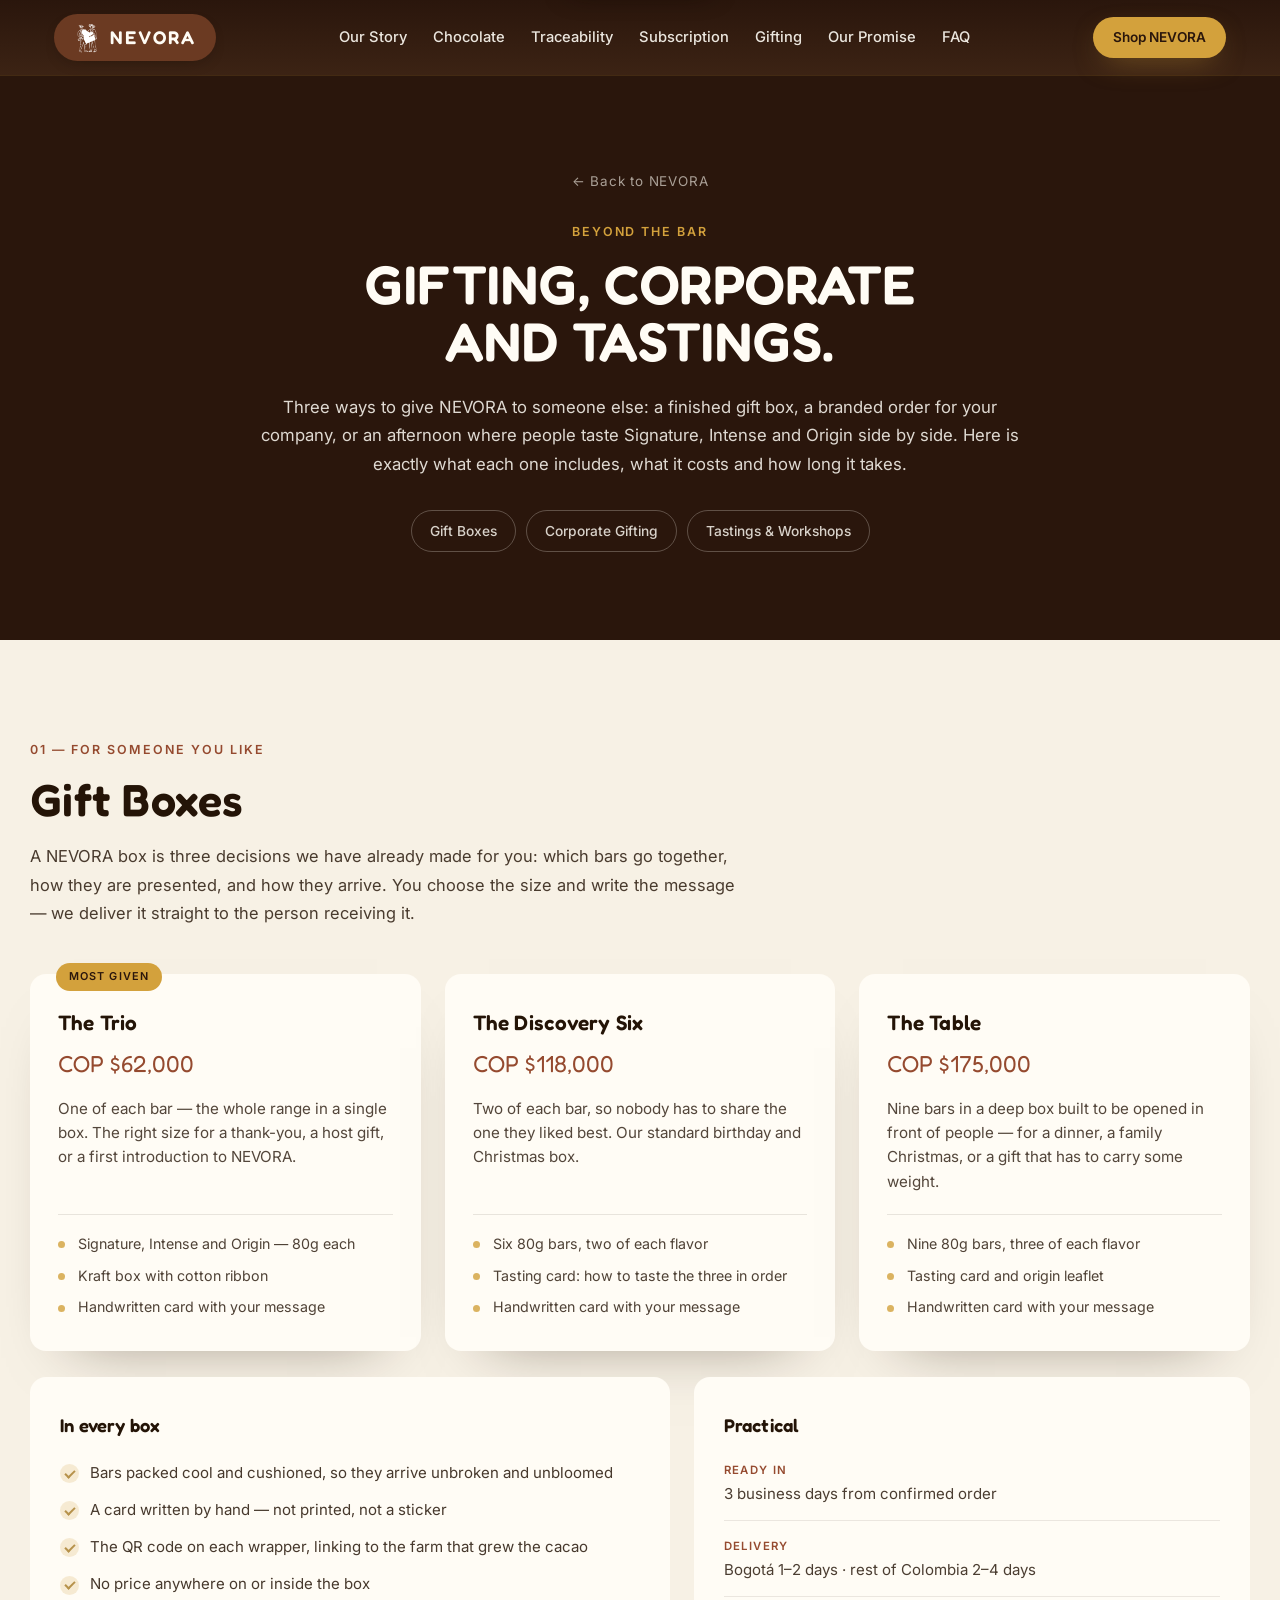
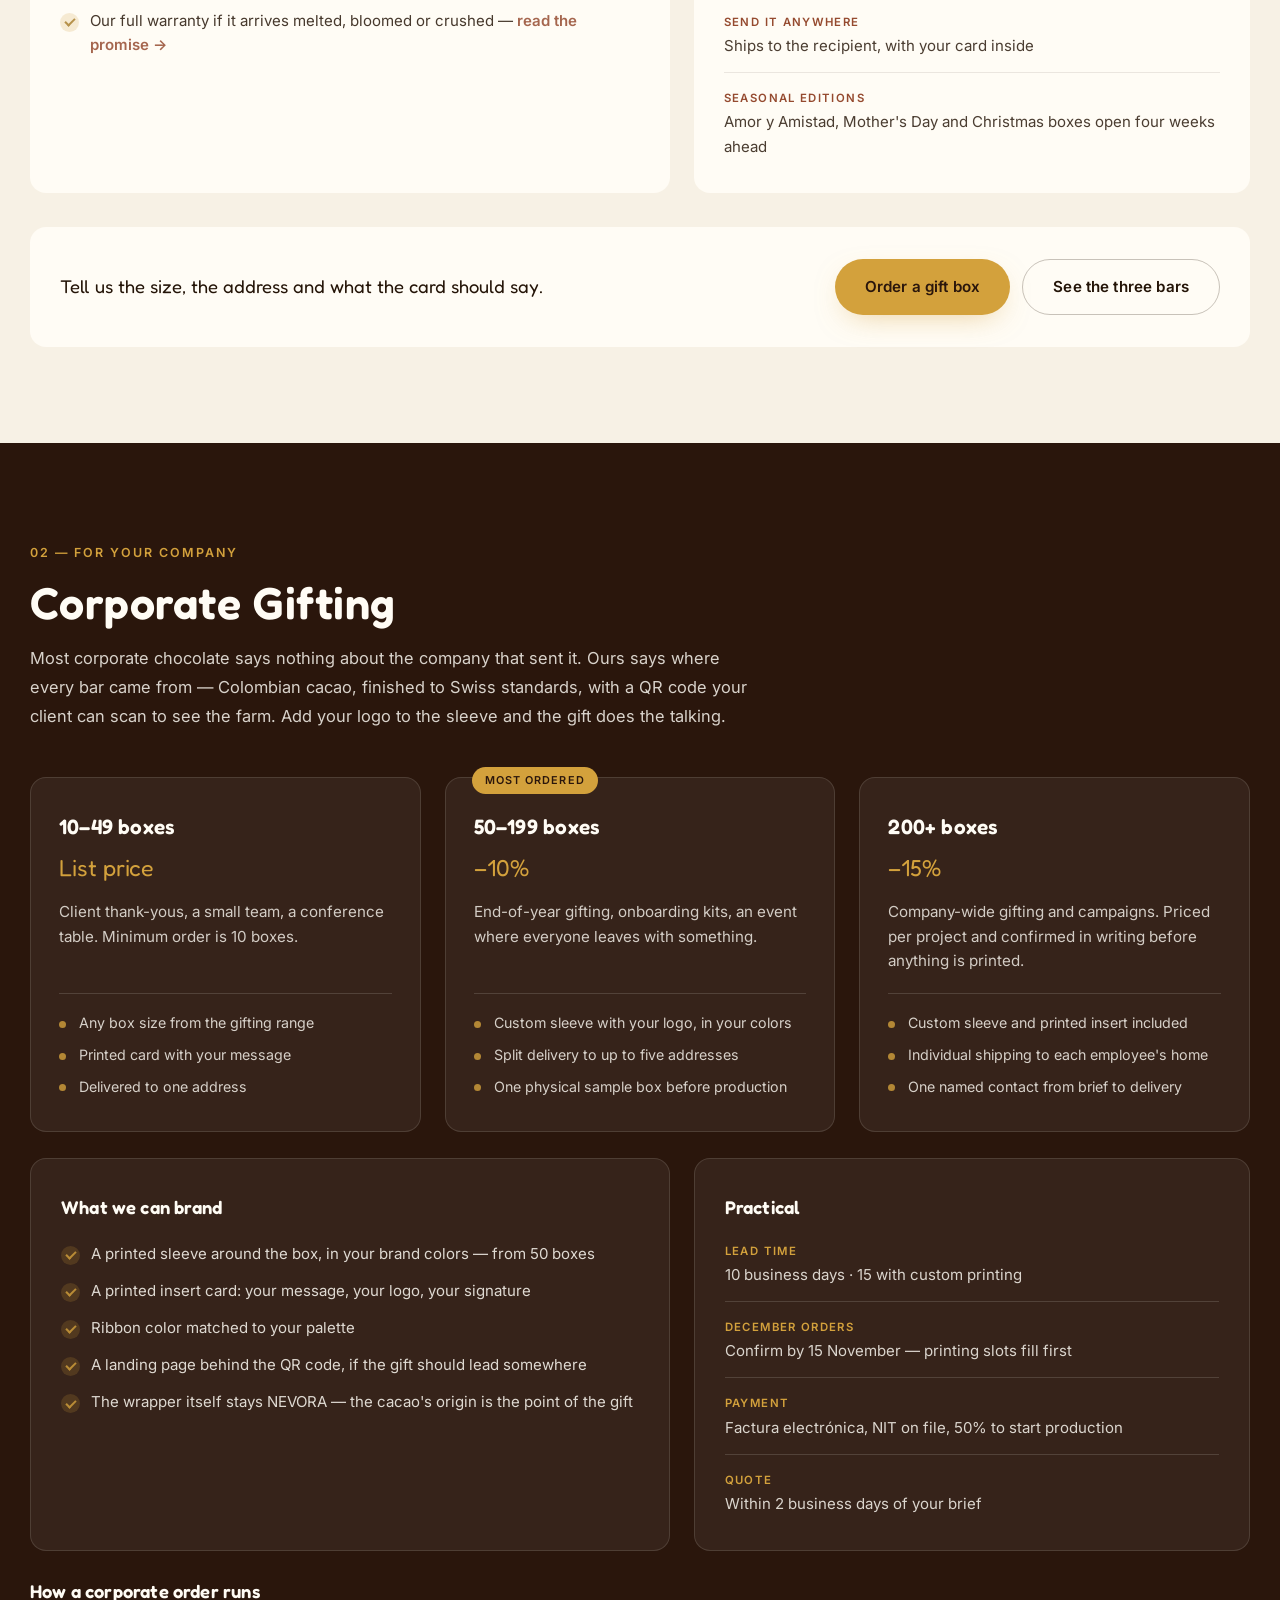
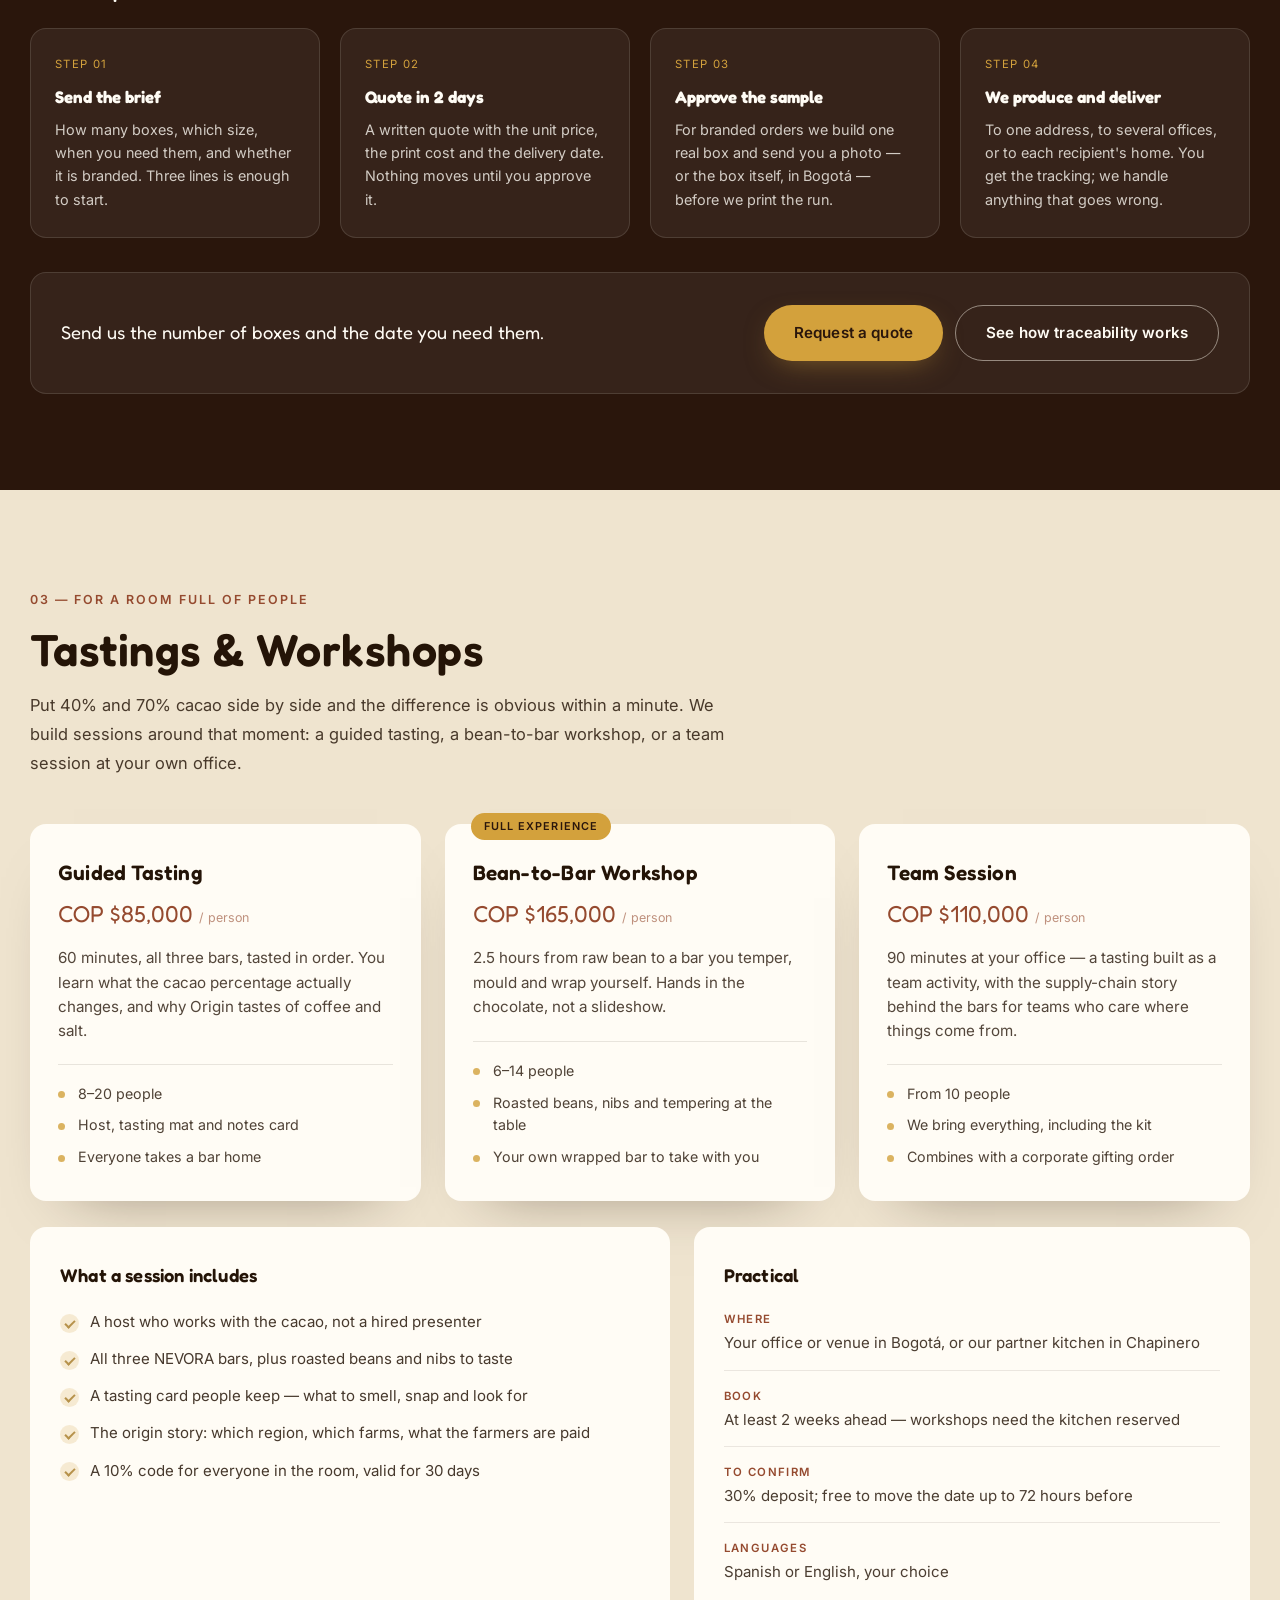
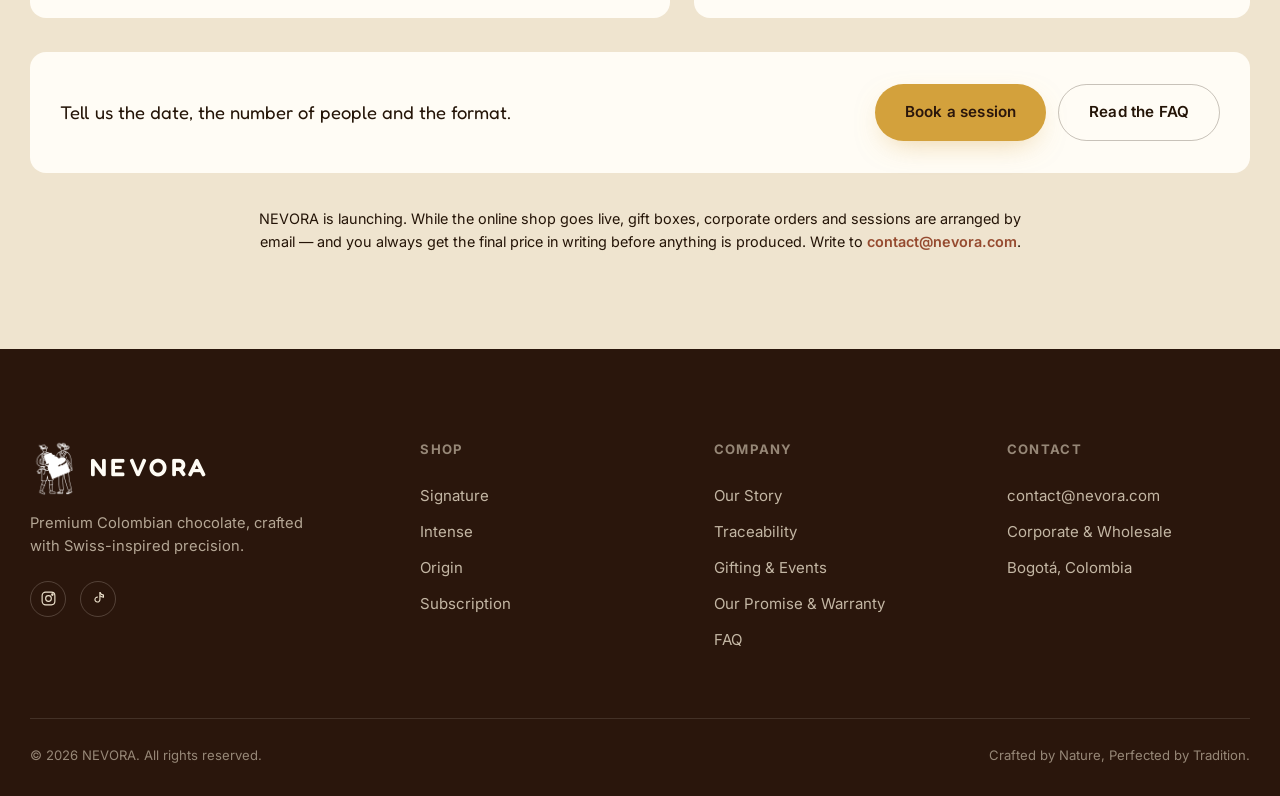
<file: beyond-the-bar.html>
<!DOCTYPE html>
<html lang="en">
<head>
<meta charset="UTF-8">
<meta name="viewport" content="width=device-width, initial-scale=1.0">
<title>Gifting, Corporate &amp; Tastings | NEVORA</title>
<meta name="description" content="NEVORA gift boxes, corporate gifting and guided chocolate tastings — what is included, what it costs, how long it takes and how to order.">
<link rel="icon" href="data:image/svg+xml,%3Csvg xmlns='http://www.w3.org/2000/svg' viewBox='0 0 100 100'%3E%3Crect width='100' height='100' rx='24' fill='%232a160c'/%3E%3Ctext x='50' y='67' font-size='54' font-weight='700' font-family='Arial Black,Arial,sans-serif' fill='%23d3a13c' text-anchor='middle'%3EN%3C/text%3E%3C/svg%3E">
<link rel="preconnect" href="https://fonts.googleapis.com">
<link rel="preconnect" href="https://fonts.gstatic.com" crossorigin>
<link href="https://fonts.googleapis.com/css2?family=Fredoka:wght@500;600;700&family=Inter:wght@300;400;500;600;700&display=swap" rel="stylesheet">
<link rel="stylesheet" href="style.css">
</head>
<body>

<a href="#top" class="skip-link">Skip to content</a>

<!-- Scroll progress indicator -->
<div class="progress-bar" id="progressBar"></div>

<!-- ============ NAVIGATION ============ -->
<header class="nav" id="siteNav">
  <div class="nav__inner">
    <a href="index.html" class="nav__logo" aria-label="NEVORA home">
      <img src="logo-white.png" alt="" onerror="this.remove();">
      <span class="nav__logo-word">NEVORA</span>
    </a>

    <nav class="nav__links" aria-label="Primary">
      <a href="index.html#story">Our Story</a>
      <a href="index.html#chocolate">Chocolate</a>
      <a href="index.html#traceability">Traceability</a>
      <a href="index.html#subscribe">Subscription</a>
      <a href="beyond-the-bar.html">Gifting</a>
      <a href="warranty.html">Our Promise</a>
      <a href="index.html#faq">FAQ</a>
    </nav>

    <div class="nav__actions">
      <a href="index.html#chocolate" class="button button--primary button--sm">Shop NEVORA</a>
      <button class="nav__toggle" id="navToggle" aria-label="Open menu" aria-expanded="false">
        <span></span><span></span><span></span>
      </button>
    </div>
  </div>

  <!-- Mobile menu -->
  <div class="nav__mobile" id="navMobile">
    <a href="index.html#story">Our Story</a>
    <a href="index.html#chocolate">Chocolate</a>
    <a href="index.html#traceability">Traceability</a>
    <a href="index.html#subscribe">Subscription</a>
    <a href="beyond-the-bar.html">Gifting &amp; Events</a>
    <a href="index.html#faq">FAQ</a>
    <a href="index.html#chocolate" class="button button--primary">Shop NEVORA</a>
  </div>
</header>

<main id="top" tabindex="-1">

  <!-- ============ PAGE HERO ============ -->
  <section class="page-hero">
    <div class="page-hero__inner reveal">
      <a href="index.html#experience" class="page-hero__back">← Back to NEVORA</a>
      <p class="eyebrow">Beyond the Bar</p>
      <h1>Gifting, corporate<br>and tastings.</h1>
      <p class="page-hero__lead">Three ways to give NEVORA to someone else: a finished gift box, a branded order for your company, or an afternoon where people taste Signature, Intense and Origin side by side. Here is exactly what each one includes, what it costs and how long it takes.</p>
      <nav class="offer-nav" aria-label="On this page">
        <a href="#gift-boxes">Gift Boxes</a>
        <a href="#corporate-gifting">Corporate Gifting</a>
        <a href="#tastings">Tastings &amp; Workshops</a>
      </nav>
    </div>
  </section>

  <!-- ============ GIFT BOXES ============ -->
  <section class="offer" id="gift-boxes">
    <div class="offer__inner">

      <div class="offer__head reveal">
        <p class="eyebrow">01 — For someone you like</p>
        <h2>Gift Boxes</h2>
        <p class="offer__lead">A NEVORA box is three decisions we have already made for you: which bars go together, how they are presented, and how they arrive. You choose the size and write the message — we deliver it straight to the person receiving it.</p>
      </div>

      <div class="offer-grid reveal">
        <article class="offer-card">
          <span class="offer-card__tag">Most given</span>
          <h3 class="offer-card__name">The Trio</h3>
          <p class="offer-card__price">COP $62,000</p>
          <p class="offer-card__desc">One of each bar — the whole range in a single box. The right size for a thank-you, a host gift, or a first introduction to NEVORA.</p>
          <ul class="offer-card__list">
            <li>Signature, Intense and Origin — 80g each</li>
            <li>Kraft box with cotton ribbon</li>
            <li>Handwritten card with your message</li>
          </ul>
        </article>

        <article class="offer-card">
          <h3 class="offer-card__name">The Discovery Six</h3>
          <p class="offer-card__price">COP $118,000</p>
          <p class="offer-card__desc">Two of each bar, so nobody has to share the one they liked best. Our standard birthday and Christmas box.</p>
          <ul class="offer-card__list">
            <li>Six 80g bars, two of each flavor</li>
            <li>Tasting card: how to taste the three in order</li>
            <li>Handwritten card with your message</li>
          </ul>
        </article>

        <article class="offer-card">
          <h3 class="offer-card__name">The Table</h3>
          <p class="offer-card__price">COP $175,000</p>
          <p class="offer-card__desc">Nine bars in a deep box built to be opened in front of people — for a dinner, a family Christmas, or a gift that has to carry some weight.</p>
          <ul class="offer-card__list">
            <li>Nine 80g bars, three of each flavor</li>
            <li>Tasting card and origin leaflet</li>
            <li>Handwritten card with your message</li>
          </ul>
        </article>
      </div>

      <div class="offer-split reveal">
        <div class="offer-panel">
          <h3>In every box</h3>
          <ul class="offer-checklist">
            <li>Bars packed cool and cushioned, so they arrive unbroken and unbloomed</li>
            <li>A card written by hand — not printed, not a sticker</li>
            <li>The QR code on each wrapper, linking to the farm that grew the cacao</li>
            <li>No price anywhere on or inside the box</li>
            <li>Our full warranty if it arrives melted, bloomed or crushed — <a href="warranty.html" class="link-arrow">read the promise →</a></li>
          </ul>
        </div>
        <div class="offer-panel offer-panel--facts">
          <h3>Practical</h3>
          <dl class="offer-facts">
            <div class="offer-fact">
              <dt>Ready in</dt>
              <dd>3 business days from confirmed order</dd>
            </div>
            <div class="offer-fact">
              <dt>Delivery</dt>
              <dd>Bogotá 1–2 days · rest of Colombia 2–4 days</dd>
            </div>
            <div class="offer-fact">
              <dt>Send it anywhere</dt>
              <dd>Ships to the recipient, with your card inside</dd>
            </div>
            <div class="offer-fact">
              <dt>Seasonal editions</dt>
              <dd>Amor y Amistad, Mother's Day and Christmas boxes open four weeks ahead</dd>
            </div>
          </dl>
        </div>
      </div>

      <div class="offer-cta reveal">
        <p>Tell us the size, the address and what the card should say.</p>
        <div class="offer-cta__actions">
          <a href="mailto:contact@nevora.com?subject=Gift%20box%20order" class="button button--primary">Order a gift box</a>
          <a href="index.html#chocolate" class="button button--ghost-dark">See the three bars</a>
        </div>
      </div>

    </div>
  </section>

  <!-- ============ CORPORATE GIFTING ============ -->
  <section class="offer offer--dark" id="corporate-gifting">
    <div class="offer__inner">

      <div class="offer__head reveal">
        <p class="eyebrow eyebrow--light">02 — For your company</p>
        <h2 class="light">Corporate Gifting</h2>
        <p class="offer__lead">Most corporate chocolate says nothing about the company that sent it. Ours says where every bar came from — Colombian cacao, finished to Swiss standards, with a QR code your client can scan to see the farm. Add your logo to the sleeve and the gift does the talking.</p>
      </div>

      <div class="offer-grid reveal">
        <article class="offer-card">
          <h3 class="offer-card__name">10–49 boxes</h3>
          <p class="offer-card__price">List price</p>
          <p class="offer-card__desc">Client thank-yous, a small team, a conference table. Minimum order is 10 boxes.</p>
          <ul class="offer-card__list">
            <li>Any box size from the gifting range</li>
            <li>Printed card with your message</li>
            <li>Delivered to one address</li>
          </ul>
        </article>

        <article class="offer-card">
          <span class="offer-card__tag">Most ordered</span>
          <h3 class="offer-card__name">50–199 boxes</h3>
          <p class="offer-card__price">−10%</p>
          <p class="offer-card__desc">End-of-year gifting, onboarding kits, an event where everyone leaves with something.</p>
          <ul class="offer-card__list">
            <li>Custom sleeve with your logo, in your colors</li>
            <li>Split delivery to up to five addresses</li>
            <li>One physical sample box before production</li>
          </ul>
        </article>

        <article class="offer-card">
          <h3 class="offer-card__name">200+ boxes</h3>
          <p class="offer-card__price">−15%</p>
          <p class="offer-card__desc">Company-wide gifting and campaigns. Priced per project and confirmed in writing before anything is printed.</p>
          <ul class="offer-card__list">
            <li>Custom sleeve and printed insert included</li>
            <li>Individual shipping to each employee's home</li>
            <li>One named contact from brief to delivery</li>
          </ul>
        </article>
      </div>

      <div class="offer-split reveal">
        <div class="offer-panel">
          <h3>What we can brand</h3>
          <ul class="offer-checklist">
            <li>A printed sleeve around the box, in your brand colors — from 50 boxes</li>
            <li>A printed insert card: your message, your logo, your signature</li>
            <li>Ribbon color matched to your palette</li>
            <li>A landing page behind the QR code, if the gift should lead somewhere</li>
            <li>The wrapper itself stays NEVORA — the cacao's origin is the point of the gift</li>
          </ul>
        </div>
        <div class="offer-panel offer-panel--facts">
          <h3>Practical</h3>
          <dl class="offer-facts">
            <div class="offer-fact">
              <dt>Lead time</dt>
              <dd>10 business days · 15 with custom printing</dd>
            </div>
            <div class="offer-fact">
              <dt>December orders</dt>
              <dd>Confirm by 15 November — printing slots fill first</dd>
            </div>
            <div class="offer-fact">
              <dt>Payment</dt>
              <dd>Factura electrónica, NIT on file, 50% to start production</dd>
            </div>
            <div class="offer-fact">
              <dt>Quote</dt>
              <dd>Within 2 business days of your brief</dd>
            </div>
          </dl>
        </div>
      </div>

      <div class="offer-steps reveal">
        <h3 class="offer-steps__title">How a corporate order runs</h3>
        <ol class="offer-steps__list">
          <li class="offer-step">
            <span class="offer-step__num">Step 01</span>
            <h4>Send the brief</h4>
            <p>How many boxes, which size, when you need them, and whether it is branded. Three lines is enough to start.</p>
          </li>
          <li class="offer-step">
            <span class="offer-step__num">Step 02</span>
            <h4>Quote in 2 days</h4>
            <p>A written quote with the unit price, the print cost and the delivery date. Nothing moves until you approve it.</p>
          </li>
          <li class="offer-step">
            <span class="offer-step__num">Step 03</span>
            <h4>Approve the sample</h4>
            <p>For branded orders we build one real box and send you a photo — or the box itself, in Bogotá — before we print the run.</p>
          </li>
          <li class="offer-step">
            <span class="offer-step__num">Step 04</span>
            <h4>We produce and deliver</h4>
            <p>To one address, to several offices, or to each recipient's home. You get the tracking; we handle anything that goes wrong.</p>
          </li>
        </ol>
      </div>

      <div class="offer-cta offer-cta--dark reveal">
        <p>Send us the number of boxes and the date you need them.</p>
        <div class="offer-cta__actions">
          <a href="mailto:contact@nevora.com?subject=Corporate%20gifting%20enquiry" class="button button--primary">Request a quote</a>
          <a href="index.html#traceability" class="button button--ghost">See how traceability works</a>
        </div>
      </div>

    </div>
  </section>

  <!-- ============ TASTINGS & WORKSHOPS ============ -->
  <section class="offer offer--tint" id="tastings">
    <div class="offer__inner">

      <div class="offer__head reveal">
        <p class="eyebrow">03 — For a room full of people</p>
        <h2>Tastings &amp; Workshops</h2>
        <p class="offer__lead">Put 40% and 70% cacao side by side and the difference is obvious within a minute. We build sessions around that moment: a guided tasting, a bean-to-bar workshop, or a team session at your own office.</p>
      </div>

      <div class="offer-grid reveal">
        <article class="offer-card">
          <h3 class="offer-card__name">Guided Tasting</h3>
          <p class="offer-card__price">COP $85,000 <small>/ person</small></p>
          <p class="offer-card__desc">60 minutes, all three bars, tasted in order. You learn what the cacao percentage actually changes, and why Origin tastes of coffee and salt.</p>
          <ul class="offer-card__list">
            <li>8–20 people</li>
            <li>Host, tasting mat and notes card</li>
            <li>Everyone takes a bar home</li>
          </ul>
        </article>

        <article class="offer-card">
          <span class="offer-card__tag">Full experience</span>
          <h3 class="offer-card__name">Bean-to-Bar Workshop</h3>
          <p class="offer-card__price">COP $165,000 <small>/ person</small></p>
          <p class="offer-card__desc">2.5 hours from raw bean to a bar you temper, mould and wrap yourself. Hands in the chocolate, not a slideshow.</p>
          <ul class="offer-card__list">
            <li>6–14 people</li>
            <li>Roasted beans, nibs and tempering at the table</li>
            <li>Your own wrapped bar to take with you</li>
          </ul>
        </article>

        <article class="offer-card">
          <h3 class="offer-card__name">Team Session</h3>
          <p class="offer-card__price">COP $110,000 <small>/ person</small></p>
          <p class="offer-card__desc">90 minutes at your office — a tasting built as a team activity, with the supply-chain story behind the bars for teams who care where things come from.</p>
          <ul class="offer-card__list">
            <li>From 10 people</li>
            <li>We bring everything, including the kit</li>
            <li>Combines with a corporate gifting order</li>
          </ul>
        </article>
      </div>

      <div class="offer-split reveal">
        <div class="offer-panel">
          <h3>What a session includes</h3>
          <ul class="offer-checklist">
            <li>A host who works with the cacao, not a hired presenter</li>
            <li>All three NEVORA bars, plus roasted beans and nibs to taste</li>
            <li>A tasting card people keep — what to smell, snap and look for</li>
            <li>The origin story: which region, which farms, what the farmers are paid</li>
            <li>A 10% code for everyone in the room, valid for 30 days</li>
          </ul>
        </div>
        <div class="offer-panel offer-panel--facts">
          <h3>Practical</h3>
          <dl class="offer-facts">
            <div class="offer-fact">
              <dt>Where</dt>
              <dd>Your office or venue in Bogotá, or our partner kitchen in Chapinero</dd>
            </div>
            <div class="offer-fact">
              <dt>Book</dt>
              <dd>At least 2 weeks ahead — workshops need the kitchen reserved</dd>
            </div>
            <div class="offer-fact">
              <dt>To confirm</dt>
              <dd>30% deposit; free to move the date up to 72 hours before</dd>
            </div>
            <div class="offer-fact">
              <dt>Languages</dt>
              <dd>Spanish or English, your choice</dd>
            </div>
          </dl>
        </div>
      </div>

      <div class="offer-cta reveal">
        <p>Tell us the date, the number of people and the format.</p>
        <div class="offer-cta__actions">
          <a href="mailto:contact@nevora.com?subject=Tasting%20or%20workshop%20booking" class="button button--primary">Book a session</a>
          <a href="index.html#faq" class="button button--ghost-dark">Read the FAQ</a>
        </div>
      </div>

      <p class="offer-note reveal">NEVORA is launching. While the online shop goes live, gift boxes, corporate orders and sessions are arranged by email — and you always get the final price in writing before anything is produced. Write to <a href="mailto:contact@nevora.com">contact@nevora.com</a>.</p>

    </div>
  </section>

</main>

<!-- ============ FOOTER ============ -->
<footer class="footer">
  <div class="footer__grid">
    <div class="footer__brand">
      <a href="index.html" class="nav__logo nav__logo--footer">
        <img src="logo-white.png" alt="" onerror="this.remove();">
        <span class="nav__logo-word">NEVORA</span>
      </a>
      <p>Premium Colombian chocolate, crafted with Swiss-inspired precision.</p>
      <div class="footer__social" aria-label="Social media">
        <a href="#" aria-label="NEVORA on Instagram">
          <svg viewBox="0 0 24 24" fill="none" stroke="currentColor" stroke-width="1.6"><rect x="3" y="3" width="18" height="18" rx="5"/><circle cx="12" cy="12" r="4"/><circle cx="17.5" cy="6.5" r="1"/></svg>
        </a>
        <a href="#" aria-label="NEVORA on TikTok">
          <svg viewBox="0 0 24 24" fill="none" stroke="currentColor" stroke-width="1.6"><path d="M14 3v10.5a3.5 3.5 0 1 1-3-3.46"/><path d="M14 3c.7 2.3 2.4 4 5 4.2V10c-1.9 0-3.6-.6-5-1.7"/></svg>
        </a>
      </div>
    </div>

    <div class="footer__col">
      <h4>Shop</h4>
      <a href="index.html#chocolate">Signature</a>
      <a href="index.html#chocolate">Intense</a>
      <a href="index.html#chocolate">Origin</a>
      <a href="index.html#subscribe">Subscription</a>
    </div>

    <div class="footer__col">
      <h4>Company</h4>
      <a href="index.html#story">Our Story</a>
      <a href="index.html#traceability">Traceability</a>
      <a href="beyond-the-bar.html">Gifting &amp; Events</a>
      <a href="warranty.html">Our Promise &amp; Warranty</a>
      <a href="index.html#faq">FAQ</a>
    </div>

    <div class="footer__col">
      <h4>Contact</h4>
      <a href="mailto:contact@nevora.com">contact@nevora.com</a>
      <a href="beyond-the-bar.html#corporate-gifting">Corporate &amp; Wholesale</a>
      <span class="footer__note">Bogotá, Colombia</span>
    </div>
  </div>

  <div class="footer__bottom">
    <span>© 2026 NEVORA. All rights reserved.</span>
    <span>Crafted by Nature, Perfected by Tradition.</span>
  </div>
</footer>

<button class="to-top" id="toTop" aria-label="Back to top">↑</button>

<script>
/* Lightweight page script — this page does not need the shop interactions in script.js */
document.addEventListener('DOMContentLoaded', function () {
  var progressBar = document.getElementById('progressBar');
  var nav = document.getElementById('siteNav');
  var toTopBtn = document.getElementById('toTop');
  var lastScroll = 0;

  window.addEventListener('scroll', function () {
    var current = window.scrollY;
    var docHeight = document.documentElement.scrollHeight - window.innerHeight;
    progressBar.style.width = (docHeight > 0 ? (current / docHeight) * 100 : 0) + '%';

    nav.classList.toggle('is-scrolled', current > 40);
    nav.classList.toggle('is-hidden', current > lastScroll && current > 200);
    toTopBtn.classList.toggle('is-visible', current > 700);
    lastScroll = current;
  }, { passive: true });

  toTopBtn.addEventListener('click', function () {
    window.scrollTo({ top: 0, behavior: 'smooth' });
  });

  var navToggle = document.getElementById('navToggle');
  var navMobile = document.getElementById('navMobile');
  navToggle.addEventListener('click', function () {
    var isOpen = navMobile.classList.toggle('is-open');
    navToggle.classList.toggle('is-active', isOpen);
    navToggle.setAttribute('aria-expanded', isOpen);
  });

  var revealEls = document.querySelectorAll('.reveal');
  if ('IntersectionObserver' in window) {
    var observer = new IntersectionObserver(function (entries) {
      entries.forEach(function (entry) {
        if (entry.isIntersecting) {
          entry.target.classList.add('is-visible');
          observer.unobserve(entry.target);
        }
      });
    }, { threshold: 0.12, rootMargin: '0px 0px -60px 0px' });
    revealEls.forEach(function (el) { observer.observe(el); });
  } else {
    revealEls.forEach(function (el) { el.classList.add('is-visible'); });
  }
});
</script>

</body>
</html>
</file>
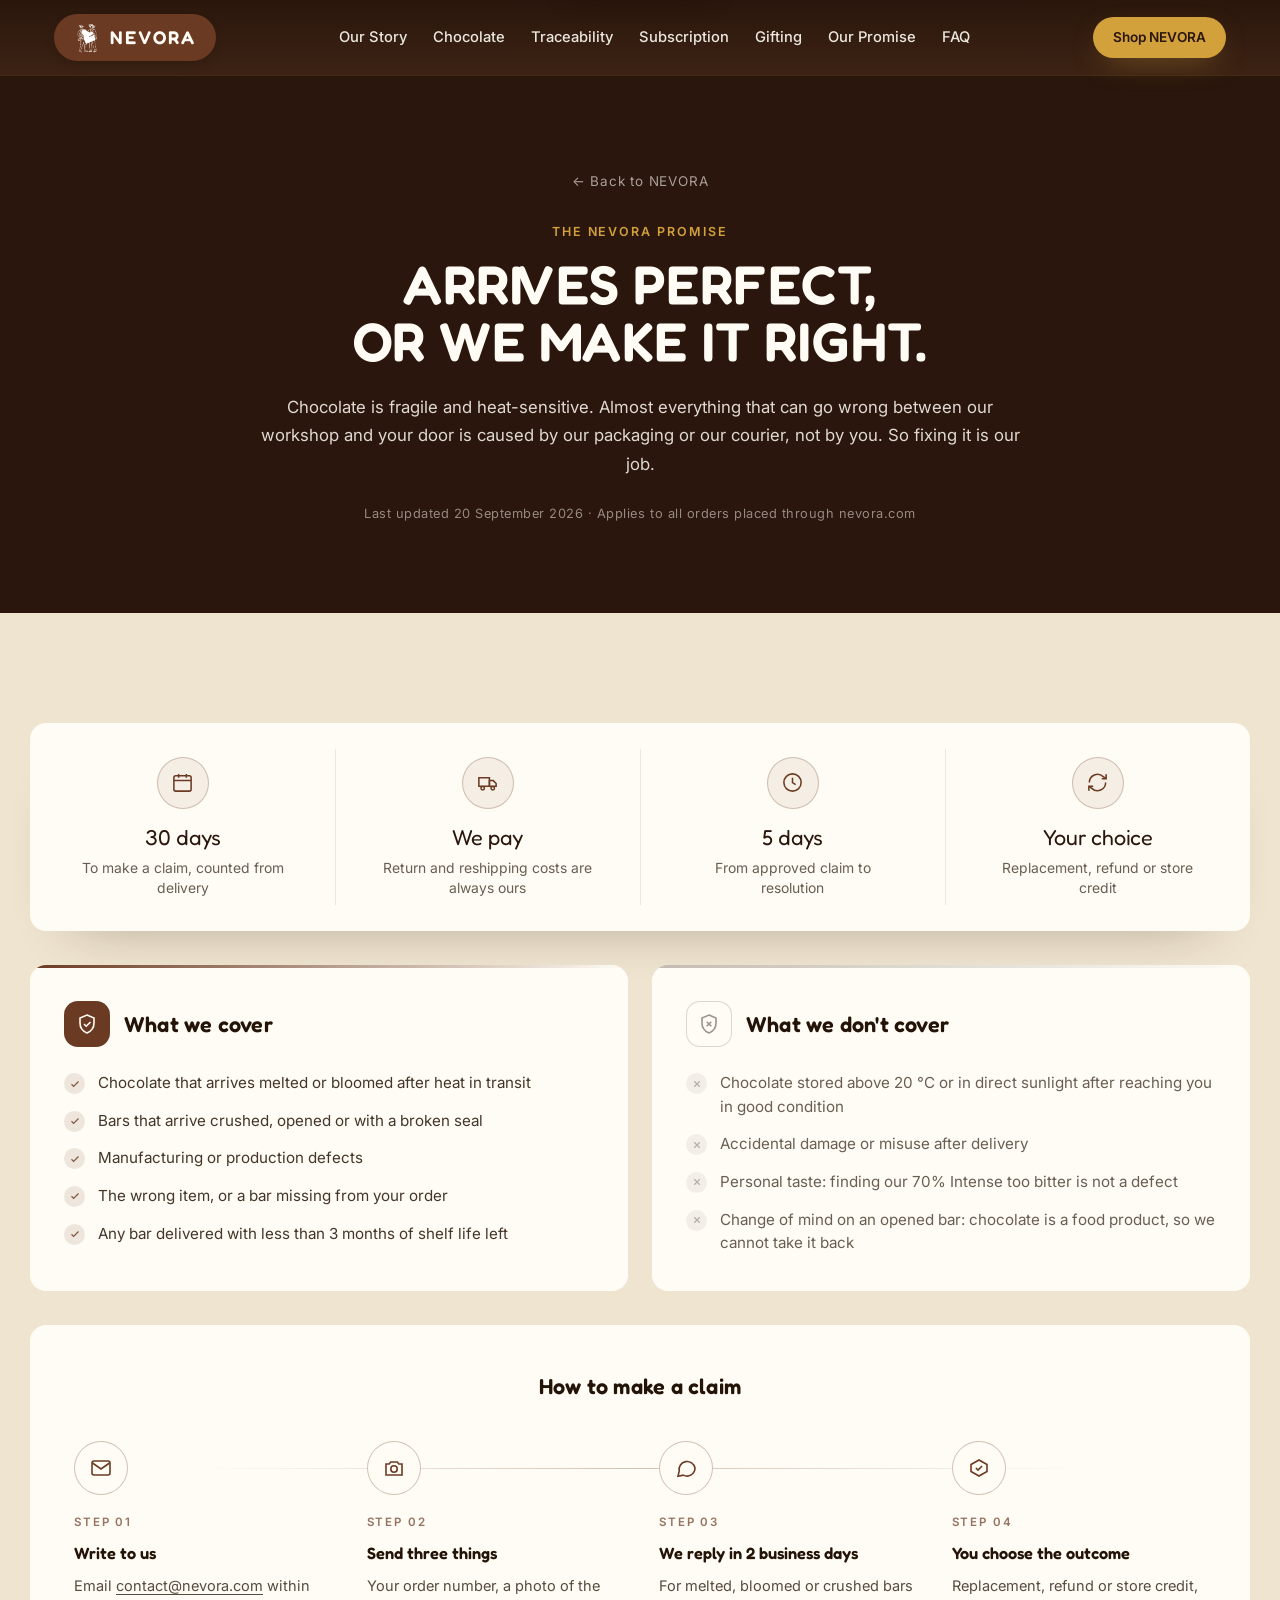
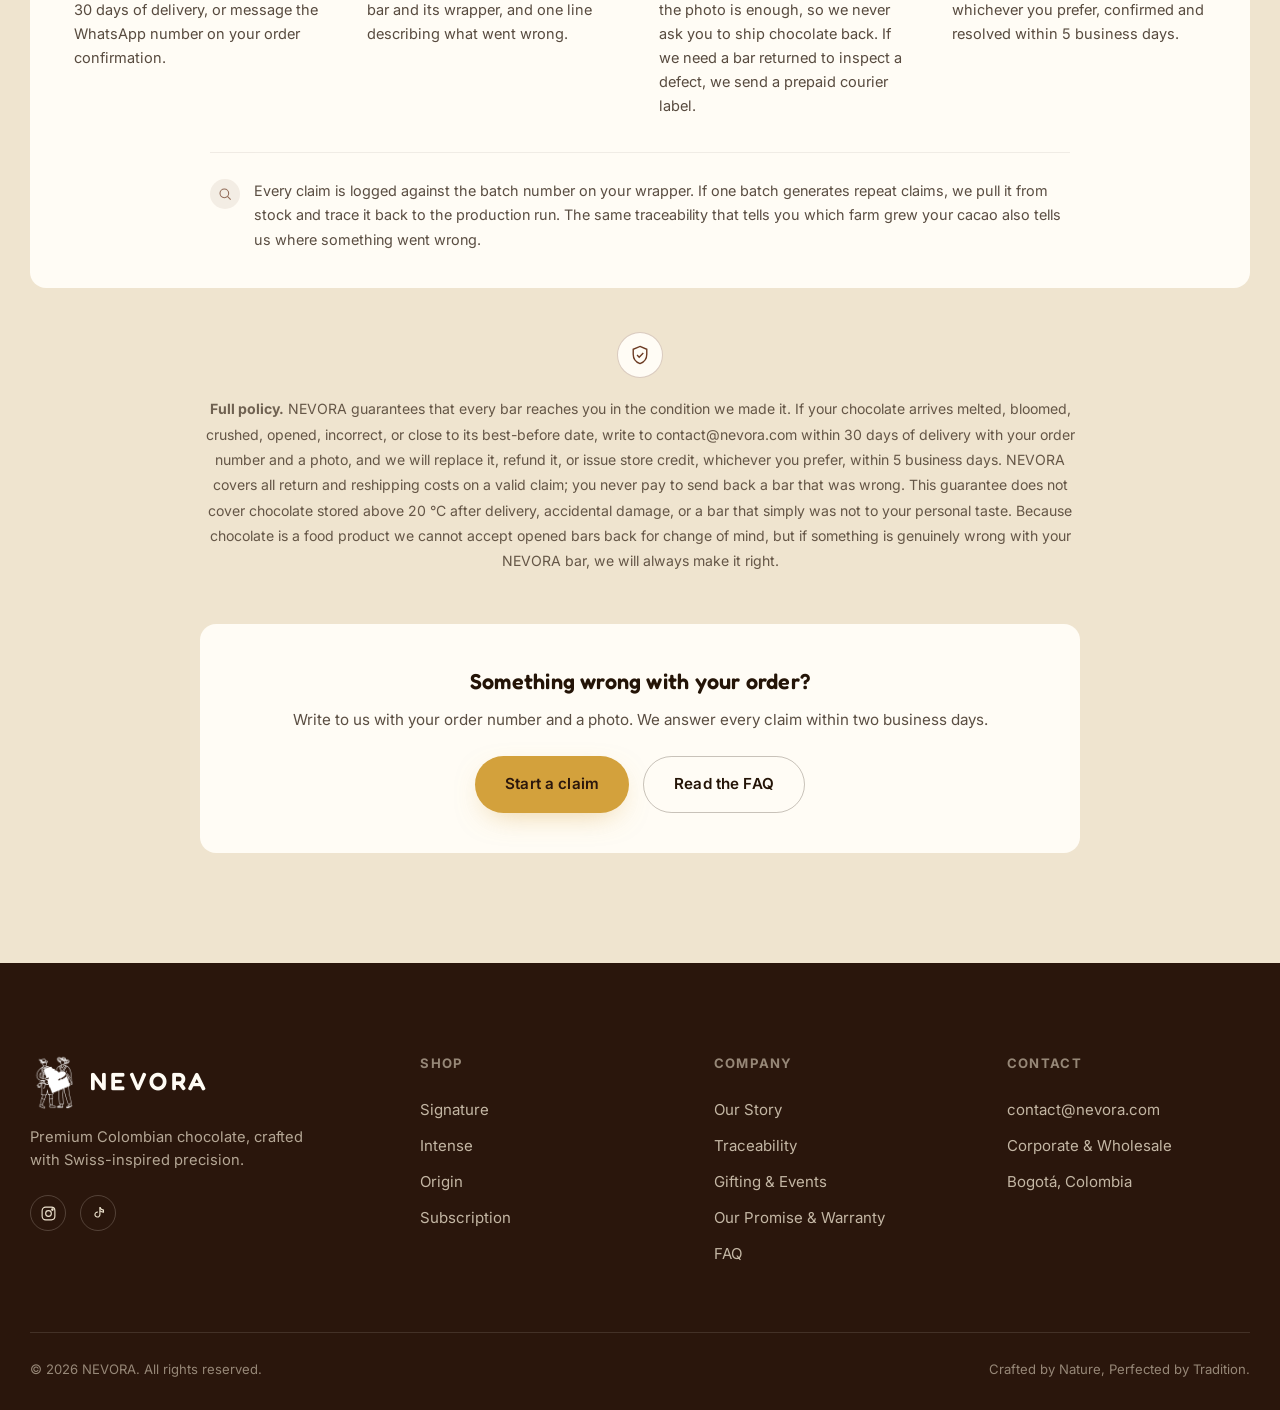
<file: warranty.html>
<!DOCTYPE html>
<html lang="en">
<head>
<meta charset="UTF-8">
<meta name="viewport" content="width=device-width, initial-scale=1.0">
<title>Our Promise &amp; Warranty | NEVORA</title>
<meta name="description" content="The NEVORA promise: if your chocolate arrives melted, bloomed or damaged, we replace, refund or credit it within 30 days, and we cover the shipping.">
<link rel="icon" href="data:image/svg+xml,%3Csvg xmlns='http://www.w3.org/2000/svg' viewBox='0 0 100 100'%3E%3Crect width='100' height='100' rx='24' fill='%232a160c'/%3E%3Ctext x='50' y='67' font-size='54' font-weight='700' font-family='Arial Black,Arial,sans-serif' fill='%23d3a13c' text-anchor='middle'%3EN%3C/text%3E%3C/svg%3E">
<link rel="preconnect" href="https://fonts.googleapis.com">
<link rel="preconnect" href="https://fonts.gstatic.com" crossorigin>
<link href="https://fonts.googleapis.com/css2?family=Fredoka:wght@500;600;700&family=Inter:wght@300;400;500;600;700&display=swap" rel="stylesheet">
<link rel="stylesheet" href="style.css">
</head>
<body>

<a href="#top" class="skip-link">Skip to content</a>

<!-- Scroll progress indicator -->
<div class="progress-bar" id="progressBar"></div>

<!-- ============ NAVIGATION ============ -->
<header class="nav" id="siteNav">
  <div class="nav__inner">
    <a href="index.html" class="nav__logo" aria-label="NEVORA home">
      <img src="logo-white.png" alt="" onerror="this.remove();">
      <span class="nav__logo-word">NEVORA</span>
    </a>

    <nav class="nav__links" aria-label="Primary">
      <a href="index.html#story">Our Story</a>
      <a href="index.html#chocolate">Chocolate</a>
      <a href="index.html#traceability">Traceability</a>
      <a href="index.html#subscribe">Subscription</a>
      <a href="beyond-the-bar.html">Gifting</a>
      <a href="warranty.html">Our Promise</a>
      <a href="index.html#faq">FAQ</a>
    </nav>

    <div class="nav__actions">
      <a href="index.html#chocolate" class="button button--primary button--sm">Shop NEVORA</a>
      <button class="nav__toggle" id="navToggle" aria-label="Open menu" aria-expanded="false">
        <span></span><span></span><span></span>
      </button>
    </div>
  </div>

  <!-- Mobile menu -->
  <div class="nav__mobile" id="navMobile">
    <a href="index.html#story">Our Story</a>
    <a href="index.html#chocolate">Chocolate</a>
    <a href="index.html#traceability">Traceability</a>
    <a href="index.html#subscribe">Subscription</a>
    <a href="index.html#experience">Gifting &amp; Events</a>
    <a href="index.html#faq">FAQ</a>
    <a href="index.html#chocolate" class="button button--primary">Shop NEVORA</a>
  </div>
</header>

<main id="top" tabindex="-1">

  <!-- ============ PAGE HERO ============ -->
  <section class="page-hero">
    <div class="page-hero__inner reveal">
      <a href="index.html" class="page-hero__back">← Back to NEVORA</a>
      <p class="eyebrow">The NEVORA Promise</p>
      <h1>Arrives perfect,<br>or we make it right.</h1>
      <p class="page-hero__lead">Chocolate is fragile and heat-sensitive. Almost everything that can go wrong between our workshop and your door is caused by our packaging or our courier, not by you. So fixing it is our job.</p>
      <p class="page-hero__meta">Last updated 20 September 2026 · Applies to all orders placed through nevora.com</p>
    </div>
  </section>

  <!-- ============ WARRANTY ============ -->
  <section class="warranty" id="warranty">

    <div class="warranty__facts reveal">
      <div class="warranty-fact">
        <span class="warranty-fact__icon">
          <svg viewBox="0 0 24 24" fill="none" stroke="currentColor" stroke-width="1.6"><rect x="3" y="5" width="18" height="16" rx="2"/><path d="M8 3v4M16 3v4M3 10h18"/></svg>
        </span>
        <span class="warranty-fact__value">30 days</span>
        <span class="warranty-fact__label">To make a claim, counted from delivery</span>
      </div>
      <div class="warranty-fact">
        <span class="warranty-fact__icon">
          <svg viewBox="0 0 24 24" fill="none" stroke="currentColor" stroke-width="1.6"><path d="M3 7h11v9H3z"/><path d="M14 10h4l3 3v3h-7z"/><circle cx="7" cy="18" r="1.8"/><circle cx="17.5" cy="18" r="1.8"/></svg>
        </span>
        <span class="warranty-fact__value">We pay</span>
        <span class="warranty-fact__label">Return and reshipping costs are always ours</span>
      </div>
      <div class="warranty-fact">
        <span class="warranty-fact__icon">
          <svg viewBox="0 0 24 24" fill="none" stroke="currentColor" stroke-width="1.6"><circle cx="12" cy="12" r="9"/><path d="M12 7v5.2l3.3 2"/></svg>
        </span>
        <span class="warranty-fact__value">5 days</span>
        <span class="warranty-fact__label">From approved claim to resolution</span>
      </div>
      <div class="warranty-fact">
        <span class="warranty-fact__icon">
          <svg viewBox="0 0 24 24" fill="none" stroke="currentColor" stroke-width="1.6"><path d="M3.5 12a8.5 8.5 0 0 1 14.4-6.1L21 8"/><path d="M21 3.5V8h-4.5"/><path d="M20.5 12a8.5 8.5 0 0 1-14.4 6.1L3 16"/><path d="M3 20.5V16h4.5"/></svg>
        </span>
        <span class="warranty-fact__value">Your choice</span>
        <span class="warranty-fact__label">Replacement, refund or store credit</span>
      </div>
    </div>

    <div class="warranty__grid">
      <div class="warranty-card warranty-card--yes reveal">
        <div class="warranty-card__head">
          <span class="warranty-card__shield">
            <svg viewBox="0 0 24 24" fill="none" stroke="currentColor" stroke-width="1.6"><path d="M12 3l7 3v5c0 4.6-3 8.3-7 10-4-1.7-7-5.4-7-10V6l7-3Z"/><path d="m9 12 2.2 2.2L15.5 10"/></svg>
          </span>
          <h3>What we cover</h3>
        </div>
        <ul>
          <li><span class="warranty-mark"><svg viewBox="0 0 24 24" fill="none" stroke="currentColor" stroke-width="2.4"><path d="m5 12.5 4.2 4.2L19 7"/></svg></span>Chocolate that arrives melted or bloomed after heat in transit</li>
          <li><span class="warranty-mark"><svg viewBox="0 0 24 24" fill="none" stroke="currentColor" stroke-width="2.4"><path d="m5 12.5 4.2 4.2L19 7"/></svg></span>Bars that arrive crushed, opened or with a broken seal</li>
          <li><span class="warranty-mark"><svg viewBox="0 0 24 24" fill="none" stroke="currentColor" stroke-width="2.4"><path d="m5 12.5 4.2 4.2L19 7"/></svg></span>Manufacturing or production defects</li>
          <li><span class="warranty-mark"><svg viewBox="0 0 24 24" fill="none" stroke="currentColor" stroke-width="2.4"><path d="m5 12.5 4.2 4.2L19 7"/></svg></span>The wrong item, or a bar missing from your order</li>
          <li><span class="warranty-mark"><svg viewBox="0 0 24 24" fill="none" stroke="currentColor" stroke-width="2.4"><path d="m5 12.5 4.2 4.2L19 7"/></svg></span>Any bar delivered with less than 3 months of shelf life left</li>
        </ul>
      </div>
      <div class="warranty-card warranty-card--no reveal">
        <div class="warranty-card__head">
          <span class="warranty-card__shield">
            <svg viewBox="0 0 24 24" fill="none" stroke="currentColor" stroke-width="1.6"><path d="M12 3l7 3v5c0 4.6-3 8.3-7 10-4-1.7-7-5.4-7-10V6l7-3Z"/><path d="m9.7 9.7 4.6 4.6M14.3 9.7l-4.6 4.6"/></svg>
          </span>
          <h3>What we don't cover</h3>
        </div>
        <ul>
          <li><span class="warranty-mark"><svg viewBox="0 0 24 24" fill="none" stroke="currentColor" stroke-width="2.4"><path d="M6.5 6.5l11 11M17.5 6.5l-11 11"/></svg></span>Chocolate stored above 20&nbsp;°C or in direct sunlight after reaching you in good condition</li>
          <li><span class="warranty-mark"><svg viewBox="0 0 24 24" fill="none" stroke="currentColor" stroke-width="2.4"><path d="M6.5 6.5l11 11M17.5 6.5l-11 11"/></svg></span>Accidental damage or misuse after delivery</li>
          <li><span class="warranty-mark"><svg viewBox="0 0 24 24" fill="none" stroke="currentColor" stroke-width="2.4"><path d="M6.5 6.5l11 11M17.5 6.5l-11 11"/></svg></span>Personal taste: finding our 70% Intense too bitter is not a defect</li>
          <li><span class="warranty-mark"><svg viewBox="0 0 24 24" fill="none" stroke="currentColor" stroke-width="2.4"><path d="M6.5 6.5l11 11M17.5 6.5l-11 11"/></svg></span>Change of mind on an opened bar: chocolate is a food product, so we cannot take it back</li>
        </ul>
      </div>
    </div>

    <div class="warranty__process reveal">
      <h3 class="warranty__process-title">How to make a claim</h3>
      <ol class="warranty-steps">
        <li class="warranty-step">
          <span class="warranty-step__badge">
            <svg viewBox="0 0 24 24" fill="none" stroke="currentColor" stroke-width="1.6"><rect x="3" y="5" width="18" height="14" rx="2"/><path d="m3.5 7 8.5 6 8.5-6"/></svg>
          </span>
          <span class="warranty-step__num">Step 01</span>
          <h4>Write to us</h4>
          <p>Email <a href="mailto:contact@nevora.com">contact@nevora.com</a> within 30 days of delivery, or message the WhatsApp number on your order confirmation.</p>
        </li>
        <li class="warranty-step">
          <span class="warranty-step__badge">
            <svg viewBox="0 0 24 24" fill="none" stroke="currentColor" stroke-width="1.6"><path d="M4 8h3.2L8.7 6h6.6L16.8 8H20v11H4z"/><circle cx="12" cy="13" r="3.2"/></svg>
          </span>
          <span class="warranty-step__num">Step 02</span>
          <h4>Send three things</h4>
          <p>Your order number, a photo of the bar and its wrapper, and one line describing what went wrong.</p>
        </li>
        <li class="warranty-step">
          <span class="warranty-step__badge">
            <svg viewBox="0 0 24 24" fill="none" stroke="currentColor" stroke-width="1.6"><path d="M21 12a8 8 0 0 1-11.7 7.1L4 20.2l1.2-5.1A8 8 0 1 1 21 12Z"/></svg>
          </span>
          <span class="warranty-step__num">Step 03</span>
          <h4>We reply in 2 business days</h4>
          <p>For melted, bloomed or crushed bars the photo is enough, so we never ask you to ship chocolate back. If we need a bar returned to inspect a defect, we send a prepaid courier label.</p>
        </li>
        <li class="warranty-step">
          <span class="warranty-step__badge">
            <svg viewBox="0 0 24 24" fill="none" stroke="currentColor" stroke-width="1.6"><path d="M4 8.5 12 4l8 4.5v7L12 20l-8-4.5z"/><path d="m8.9 12 2.1 2.1 4.1-4.1"/></svg>
          </span>
          <span class="warranty-step__num">Step 04</span>
          <h4>You choose the outcome</h4>
          <p>Replacement, refund or store credit, whichever you prefer, confirmed and resolved within 5 business days.</p>
        </li>
      </ol>
      <p class="warranty__trace">
        <span class="warranty__trace-icon">
          <svg viewBox="0 0 24 24" fill="none" stroke="currentColor" stroke-width="1.6"><circle cx="11" cy="11" r="6.5"/><path d="m16 16 4.5 4.5"/></svg>
        </span>
        Every claim is logged against the batch number on your wrapper. If one batch generates repeat claims, we pull it from stock and trace it back to the production run. The same traceability that tells you which farm grew your cacao also tells us where something went wrong.
      </p>
    </div>

    <div class="warranty__legal reveal">
      <span class="warranty__seal">
        <svg viewBox="0 0 24 24" fill="none" stroke="currentColor" stroke-width="1.5"><path d="M12 2.6l7.4 3.2v5.3c0 4.8-3.1 8.7-7.4 10.3-4.3-1.6-7.4-5.5-7.4-10.3V5.8L12 2.6Z"/><path d="m8.8 12.1 2.3 2.3 4.5-4.6"/></svg>
      </span>
      <p><strong>Full policy.</strong> NEVORA guarantees that every bar reaches you in the condition we made it. If your chocolate arrives melted, bloomed, crushed, opened, incorrect, or close to its best-before date, write to contact@nevora.com within 30 days of delivery with your order number and a photo, and we will replace it, refund it, or issue store credit, whichever you prefer, within 5 business days. NEVORA covers all return and reshipping costs on a valid claim; you never pay to send back a bar that was wrong. This guarantee does not cover chocolate stored above 20&nbsp;°C after delivery, accidental damage, or a bar that simply was not to your personal taste. Because chocolate is a food product we cannot accept opened bars back for change of mind, but if something is genuinely wrong with your NEVORA bar, we will always make it right.</p>
    </div>

    <div class="warranty__help reveal">
      <h3>Something wrong with your order?</h3>
      <p>Write to us with your order number and a photo. We answer every claim within two business days.</p>
      <div class="warranty__help-actions">
        <a href="mailto:contact@nevora.com" class="button button--primary">Start a claim</a>
        <a href="index.html#faq" class="button button--ghost-dark">Read the FAQ</a>
      </div>
    </div>

  </section>

</main>

<!-- ============ FOOTER ============ -->
<footer class="footer">
  <div class="footer__grid">
    <div class="footer__brand">
      <a href="index.html" class="nav__logo nav__logo--footer">
        <img src="logo-white.png" alt="" onerror="this.remove();">
        <span class="nav__logo-word">NEVORA</span>
      </a>
      <p>Premium Colombian chocolate, crafted with Swiss-inspired precision.</p>
      <div class="footer__social" aria-label="Social media">
        <a href="#" aria-label="NEVORA on Instagram">
          <svg viewBox="0 0 24 24" fill="none" stroke="currentColor" stroke-width="1.6"><rect x="3" y="3" width="18" height="18" rx="5"/><circle cx="12" cy="12" r="4"/><circle cx="17.5" cy="6.5" r="1"/></svg>
        </a>
        <a href="#" aria-label="NEVORA on TikTok">
          <svg viewBox="0 0 24 24" fill="none" stroke="currentColor" stroke-width="1.6"><path d="M14 3v10.5a3.5 3.5 0 1 1-3-3.46"/><path d="M14 3c.7 2.3 2.4 4 5 4.2V10c-1.9 0-3.6-.6-5-1.7"/></svg>
        </a>
      </div>
    </div>

    <div class="footer__col">
      <h4>Shop</h4>
      <a href="index.html#chocolate">Signature</a>
      <a href="index.html#chocolate">Intense</a>
      <a href="index.html#chocolate">Origin</a>
      <a href="index.html#subscribe">Subscription</a>
    </div>

    <div class="footer__col">
      <h4>Company</h4>
      <a href="index.html#story">Our Story</a>
      <a href="index.html#traceability">Traceability</a>
      <a href="index.html#experience">Gifting &amp; Events</a>
      <a href="warranty.html">Our Promise &amp; Warranty</a>
      <a href="index.html#faq">FAQ</a>
    </div>

    <div class="footer__col">
      <h4>Contact</h4>
      <a href="mailto:contact@nevora.com">contact@nevora.com</a>
      <a href="index.html#experience">Corporate &amp; Wholesale</a>
      <span class="footer__note">Bogotá, Colombia</span>
    </div>
  </div>

  <div class="footer__bottom">
    <span>© 2026 NEVORA. All rights reserved.</span>
    <span>Crafted by Nature, Perfected by Tradition.</span>
  </div>
</footer>

<button class="to-top" id="toTop" aria-label="Back to top">↑</button>

<script>
/* Lightweight page script. This page does not need the shop interactions in script.js */
document.addEventListener('DOMContentLoaded', function () {
  var progressBar = document.getElementById('progressBar');
  var nav = document.getElementById('siteNav');
  var toTopBtn = document.getElementById('toTop');
  var lastScroll = 0;

  window.addEventListener('scroll', function () {
    var current = window.scrollY;
    var docHeight = document.documentElement.scrollHeight - window.innerHeight;
    progressBar.style.width = (docHeight > 0 ? (current / docHeight) * 100 : 0) + '%';

    nav.classList.toggle('is-scrolled', current > 40);
    nav.classList.toggle('is-hidden', current > lastScroll && current > 200);
    toTopBtn.classList.toggle('is-visible', current > 700);
    lastScroll = current;
  }, { passive: true });

  toTopBtn.addEventListener('click', function () {
    window.scrollTo({ top: 0, behavior: 'smooth' });
  });

  var navToggle = document.getElementById('navToggle');
  var navMobile = document.getElementById('navMobile');
  navToggle.addEventListener('click', function () {
    var isOpen = navMobile.classList.toggle('is-open');
    navToggle.classList.toggle('is-active', isOpen);
    navToggle.setAttribute('aria-expanded', isOpen);
  });

  var revealEls = document.querySelectorAll('.reveal');
  if ('IntersectionObserver' in window) {
    var observer = new IntersectionObserver(function (entries) {
      entries.forEach(function (entry) {
        if (entry.isIntersecting) {
          entry.target.classList.add('is-visible');
          observer.unobserve(entry.target);
        }
      });
    }, { threshold: 0.12, rootMargin: '0px 0px -60px 0px' });
    revealEls.forEach(function (el) { observer.observe(el); });
  } else {
    revealEls.forEach(function (el) { el.classList.add('is-visible'); });
  }
});
</script>

</body>
</html>
</file>
<file: style.css>
/* =========================================================
   NEVORA — Global Design Tokens
   Palette sourced from the NEVORA packaging design guide:
   sage green, terracotta, dusty blue explorations + the
   gold / espresso / olive flavor system (Signature, Intense, Origin).
========================================================= */
:root {
  /* Neutral canvas */
  --cream: #f7f1e5;
  --cream-2: #efe4cf;
  --paper: #fffcf5;
  --ink: #241407;

  /* Dark anchor (hero / collection / footer) */
  --espresso: #2a160c;
  --espresso-2: #3c2314;
  --cocoa: #6b3a22;
  --cocoa-light: #a9764c;

  /* Guide color explorations, used as section tints */
  --sage: #6f9e83;
  --sage-dark: #4f7863;
  --sage-tint: #edf3ee;
  --terracotta: #bd6140;
  --terracotta-deep: #954a2f;
  --dust-blue: #7fabc9;
  --dust-blue-dark: #4f7997;
  --dust-tint: #eaf1f6;

  /* Flavor system (from "Three Flavors for Launch") */
  --gold: #d3a13c;
  --gold-dark: #a97e2b;
  --olive: #707c46;
  --olive-dark: #545e34;
  --olive-light: #9aab72;

  --font-display: "Fredoka", "Baloo 2", -apple-system, BlinkMacSystemFont, "Segoe UI", sans-serif;
  --font-body: "Inter", -apple-system, BlinkMacSystemFont, "Segoe UI", sans-serif;

  --container: 1220px;
  --radius: 16px;
  --ease: cubic-bezier(.22, 1, .36, 1);
}

/* =========================================================
   Reset
========================================================= */
* { margin: 0; padding: 0; box-sizing: border-box; }
html { scroll-behavior: smooth; scroll-padding-top: 90px; }
body {
  font-family: var(--font-body);
  color: var(--ink);
  background: var(--cream);
  line-height: 1.6;
  -webkit-font-smoothing: antialiased;
  overflow-x: hidden;
}
img { max-width: 100%; display: block; }
a { color: inherit; text-decoration: none; }
button { font: inherit; cursor: pointer; border: none; background: none; color: inherit; }
ul { list-style: none; }
.sr-only {
  position: absolute; width: 1px; height: 1px; overflow: hidden;
  clip: rect(0 0 0 0); white-space: nowrap;
}

/* =========================================================
   Keyboard access
   One visible focus ring for every interactive element. Gold
   reads against both the cream surfaces and the espresso /
   terracotta bands, so a single rule covers the whole site.
========================================================= */
:focus-visible {
  outline: 2px solid var(--gold);
  outline-offset: 3px;
  border-radius: 3px;
}
main:focus { outline: none; }

/* Fixed, not absolute, so it also works once the page is scrolled. Gold on the
   espresso topbar is the only pairing here that cannot disappear into it. */
.skip-link {
  position: fixed;
  top: 0; left: 50%;
  z-index: 1200;
  transform: translate(-50%, -120%);
  padding: 12px 26px;
  background: var(--gold);
  color: var(--espresso);
  font-weight: 700;
  font-size: 0.9rem;
  border-radius: 0 0 12px 12px;
  box-shadow: 0 10px 26px -10px rgba(20,10,5,0.7);
  transition: transform 0.25s var(--ease);
}
.skip-link:focus { transform: translate(-50%, 0); }

h1, h2, h3 { font-family: var(--font-display); font-weight: 600; letter-spacing: 0.01em; }
h1 { font-size: clamp(2.6rem, 6vw, 4.8rem); line-height: 1.05; text-transform: uppercase; }
h2 { font-size: clamp(1.9rem, 4vw, 2.8rem); line-height: 1.15; }
h3 { font-size: 1.35rem; }

.eyebrow {
  display: inline-block;
  font-size: 0.78rem;
  letter-spacing: 0.16em;
  text-transform: uppercase;
  color: var(--terracotta-deep);
  font-weight: 600;
  margin-bottom: 14px;
}
.eyebrow--light { color: var(--gold); }
.light { color: var(--paper); }

.section-head {
  max-width: 640px;
  margin: 0 auto 56px;
  text-align: center;
}
.section-lead { margin-top: 14px; opacity: 0.8; font-size: 1.05rem; }

section { padding: 110px 24px; }
.container { max-width: var(--container); margin: 0 auto; }

/* =========================================================
   Buttons
========================================================= */
.button {
  display: inline-flex;
  align-items: center;
  justify-content: center;
  gap: 8px;
  padding: 15px 30px;
  border-radius: 999px;
  font-weight: 600;
  font-size: 0.95rem;
  letter-spacing: 0.01em;
  transition: transform 0.35s var(--ease), box-shadow 0.35s var(--ease), background 0.3s ease, color 0.3s ease;
  white-space: nowrap;
}
.button--primary {
  background: var(--gold);
  color: var(--espresso);
  box-shadow: 0 10px 30px -12px rgba(211, 161, 60, 0.55);
}
.button--primary:hover { transform: translateY(-3px); box-shadow: 0 16px 34px -10px rgba(211, 161, 60, 0.65); }
.button--ghost {
  border: 1.5px solid rgba(247, 241, 229, 0.5);
  color: var(--paper);
}
.button--ghost:hover { background: rgba(247, 241, 229, 0.12); transform: translateY(-3px); }
.button--ghost-dark {
  border: 1.5px solid rgba(36, 20, 7, 0.25);
  color: var(--ink);
}
.button--ghost-dark:hover { background: rgba(36, 20, 7, 0.06); }
.button--sm { padding: 10px 20px; font-size: 0.85rem; }

.link-arrow {
  font-weight: 600;
  color: var(--terracotta-deep);
  border-bottom: 1px solid transparent;
  transition: border-color 0.3s ease;
}
.link-arrow:hover { border-color: currentColor; }
.link-arrow--light { color: var(--gold); }

/* =========================================================
   Scroll progress + topbar
========================================================= */
.progress-bar {
  position: fixed; top: 0; left: 0; height: 3px; width: 0%;
  background: linear-gradient(90deg, var(--gold), var(--terracotta));
  z-index: 1000;
  transition: width 0.1s linear;
}

.topbar {
  background: var(--espresso);
  color: var(--cream-2);
  overflow: hidden;
  white-space: nowrap;
  height: 38px;
  display: flex;
  align-items: center;
}
/* Two identical sets side by side. Scrolling the track exactly one set width
   (-50%) lands on the start of the second set, so the loop is seamless and the
   strip is never empty — the old padding-left:100% left it blank on load. */
.topbar__track {
  display: flex;
  font-size: 0.78rem;
  letter-spacing: 0.08em;
  text-transform: uppercase;
  animation: marquee 38s linear infinite;
  will-change: transform;
}
.topbar__set {
  display: flex;
  flex: none;
  gap: 60px;
  padding-right: 60px;
}
.topbar__track span { flex-shrink: 0; opacity: 0.85; }
@keyframes marquee {
  from { transform: translateX(0); }
  to { transform: translateX(-50%); }
}

/* =========================================================
   Navigation
========================================================= */
.nav {
  position: sticky;
  top: 0;
  z-index: 900;
  padding: 6px 0;
  background: linear-gradient(180deg, var(--espresso) 0%, var(--espresso-2) 100%);
  box-shadow: 0 1px 0 rgba(211,161,60,0.15);
  transition: background 0.4s var(--ease), box-shadow 0.4s var(--ease), transform 0.4s var(--ease), padding 0.3s ease;
}
.nav.is-scrolled {
  background: rgba(247, 241, 229, 0.94);
  backdrop-filter: blur(10px);
  box-shadow: 0 8px 30px -18px rgba(36, 20, 7, 0.35);
}
.nav.is-hidden { transform: translateY(-100%); }

.nav__inner {
  max-width: var(--container);
  margin: 0 auto;
  padding: 8px 24px;
  display: flex;
  align-items: center;
  justify-content: space-between;
  gap: 24px;
}

.nav__logo {
  display: flex;
  align-items: center;
  gap: 8px;
  background: var(--cocoa);
  padding: 8px 20px;
  border-radius: 999px;
  box-shadow: 0 6px 16px -8px rgba(20,10,5,0.45);
  transition: background 0.3s ease, box-shadow 0.3s ease;
}
.nav__logo:hover { background: #7d4629; }
/* logo-white.png is logo.png repainted white, keeping its transparency. The
   original is navy line art, which goes muddy on the brown pill. */
.nav__logo img { width: 28px; height: auto; display: block; }
.nav__logo-word {
  font-family: var(--font-display);
  font-size: 1.15rem;
  font-weight: 600;
  letter-spacing: 0.12em;
  text-transform: uppercase;
  color: var(--paper);
  line-height: 1;
}
.nav__logo--footer { background: transparent; padding: 0; box-shadow: none; }
.nav__logo--footer:hover { background: transparent; }
.nav__logo--footer img { width: 52px; }
.nav__logo--footer .nav__logo-word { font-size: 1.55rem; letter-spacing: 0.14em; }

.nav__links { display: flex; gap: 26px; }
.nav__links a {
  font-size: 0.92rem;
  font-weight: 500;
  color: var(--paper);
  transition: color 0.3s ease, opacity 0.3s ease;
  opacity: 0.9;
}
.nav.is-scrolled .nav__links a { color: var(--ink); }
.nav__links a:hover { color: var(--gold-dark); opacity: 1; }

.nav__actions { display: flex; align-items: center; gap: 14px; }

.bag-toggle {
  position: relative;
  width: 38px; height: 38px;
  display: inline-flex; align-items: center; justify-content: center;
  color: var(--paper);
}
.nav.is-scrolled .bag-toggle { color: var(--ink); }
.bag-toggle svg { width: 21px; height: 21px; }
.bag-count {
  position: absolute; top: -2px; right: -2px;
  background: var(--terracotta);
  color: var(--paper);
  font-size: 0.65rem;
  font-weight: 700;
  width: 17px; height: 17px;
  border-radius: 50%;
  display: flex; align-items: center; justify-content: center;
  transform: scale(0);
  transition: transform 0.3s var(--ease);
}
.bag-count.is-visible { transform: scale(1); }

.nav__toggle {
  display: none;
  width: 34px; height: 24px;
  flex-direction: column;
  justify-content: space-between;
}
.nav__toggle span {
  display: block; height: 2px; width: 100%;
  background: var(--paper);
  transition: transform 0.35s var(--ease), opacity 0.3s ease, background 0.3s ease;
}
.nav.is-scrolled .nav__toggle span { background: var(--ink); }
.nav__toggle.is-active span:nth-child(1) { transform: translateY(11px) rotate(45deg); }
.nav__toggle.is-active span:nth-child(2) { opacity: 0; }
.nav__toggle.is-active span:nth-child(3) { transform: translateY(-11px) rotate(-45deg); }

.nav__mobile {
  display: none;
  flex-direction: column;
  gap: 4px;
  padding: 10px 24px 24px;
  background: var(--cream);
}
.nav__mobile a {
  padding: 12px 0;
  border-bottom: 1px solid var(--cream-2);
  font-weight: 500;
  color: var(--ink);
}
.nav__mobile .button { margin-top: 14px; align-self: flex-start; }
.nav__mobile.is-open { display: flex; }

/* =========================================================
   Hero
========================================================= */
.hero {
  position: relative;
  min-height: 92vh;
  display: flex;
  flex-direction: column;
  align-items: center;
  justify-content: center;
  text-align: center;
  padding: 140px 24px 100px;
  overflow: hidden;
  background:
    radial-gradient(70% 60% at 50% 20%, rgba(211,161,60,0.16), transparent 60%),
    linear-gradient(165deg, var(--espresso) 0%, var(--espresso-2) 55%, var(--cocoa) 130%);
}
.hero__media { position: absolute; inset: 0; z-index: 0; }
.hero__media img {
  width: 100%; height: 100%; object-fit: cover;
  opacity: 0;
  transition: opacity 0.8s var(--ease);
}
.hero__media img.is-loaded { opacity: 0.92; }
/* The packshot sits in the left third of the photo, so the overlay darkens the
   right half — where the copy lives — and leaves the product bright. */
.hero__overlay {
  position: absolute; inset: 0;
  background:
    linear-gradient(90deg, rgba(42,22,12,0.12) 0%, rgba(42,22,12,0.18) 34%, rgba(42,22,12,0.62) 58%, rgba(42,22,12,0.8) 100%),
    linear-gradient(180deg, rgba(42,22,12,0.62) 0%, rgba(42,22,12,0.12) 26%, rgba(42,22,12,0.22) 62%, rgba(42,22,12,0.8) 100%);
}
.hero__content {
  position: relative; z-index: 1;
  width: 100%;
  max-width: var(--container);
  color: var(--paper);
}
.hero__copy {
  max-width: 580px;
  margin-left: auto;
  text-align: left;
}
.hero__content h1 { text-shadow: 0 4px 24px rgba(20,10,5,0.45); }
.hero__lead {
  max-width: 520px;
  margin: 22px 0 0;
  font-size: 1.1rem;
  opacity: 0.92;
  text-shadow: 0 2px 14px rgba(20,10,5,0.4);
}
.hero__actions {
  margin-top: 38px;
  display: flex;
  gap: 16px;
  justify-content: flex-start;
  flex-wrap: wrap;
}
.hero__scroll {
  position: absolute;
  bottom: 34px; left: 50%;
  transform: translateX(-50%);
  z-index: 1;
  color: var(--cream-2);
  font-size: 0.72rem;
  letter-spacing: 0.16em;
  text-transform: uppercase;
  display: flex;
  flex-direction: column;
  align-items: center;
  gap: 10px;
  opacity: 0.8;
}
.hero__scroll span {
  width: 1px; height: 30px;
  background: linear-gradient(var(--gold), transparent);
  animation: scrollcue 1.8s ease-in-out infinite;
}
@keyframes scrollcue {
  0% { transform: scaleY(0); transform-origin: top; }
  50% { transform: scaleY(1); transform-origin: top; }
  51% { transform-origin: bottom; }
  100% { transform: scaleY(0); transform-origin: bottom; }
}

/* =========================================================
   Stats strip
========================================================= */
.stats { background: var(--cream); padding: 70px 24px; }
.stats__grid {
  max-width: var(--container);
  margin: 0 auto;
  display: grid;
  grid-template-columns: repeat(4, 1fr);
  gap: 24px;
  text-align: center;
}
.stat__num {
  display: block;
  font-family: var(--font-display);
  font-size: clamp(2rem, 4vw, 2.8rem);
  color: var(--terracotta-deep);
  font-weight: 600;
}
.stat__label {
  display: block;
  margin-top: 6px;
  font-size: 0.85rem;
  letter-spacing: 0.03em;
  opacity: 0.75;
}

/* =========================================================
   Story
========================================================= */
/* The sage / dusty-blue tints from the packaging guide read cool next to the
   cream and cocoa sections, so Our Story sits on warm paper with a faint gold
   wash instead — lighter than the cream above, lighter than the sand below. */
.story {
  background:
    radial-gradient(85% 70% at 12% 0%, rgba(211,161,60,0.13) 0%, transparent 62%),
    var(--paper);
}
.story__grid {
  max-width: var(--container);
  margin: 0 auto;
  display: grid;
  grid-template-columns: 1fr 1fr;
  gap: 70px;
  align-items: center;
}
.story__content p { margin-top: 16px; opacity: 0.85; }
.story__content h2 { margin-top: 6px; }
.story__content .link-arrow { display: inline-block; margin-top: 22px; }

/* =========================================================
   Pillars
========================================================= */
.pillars { background: var(--cream-2); }
.pillars__grid {
  max-width: var(--container);
  margin: 0 auto;
  display: grid;
  grid-template-columns: repeat(3, 1fr);
  gap: 40px;
}
.pillar {
  background: var(--paper);
  border-radius: var(--radius);
  padding: 40px 32px;
  transition: transform 0.4s var(--ease), box-shadow 0.4s var(--ease);
}
.pillar:hover { transform: translateY(-8px); box-shadow: 0 26px 50px -26px rgba(36,20,7,0.25); }
.pillar__num {
  display: block;
  font-family: var(--font-display);
  font-size: 2.1rem;
  font-weight: 600;
  margin-bottom: 14px;
}
.pillar:nth-child(1) .pillar__num { color: var(--gold-dark); }
.pillar:nth-child(2) .pillar__num { color: var(--terracotta-deep); }
.pillar:nth-child(3) .pillar__num { color: var(--olive-dark); }
.pillar h3 { margin-bottom: 12px; }
.pillar p { opacity: 0.8; font-size: 0.96rem; }

/* =========================================================
   Chocolate / Flavor showcase
========================================================= */
.chocolate { background: var(--espresso); color: var(--paper); }
.chocolate .section-lead { color: var(--cream-2); }

.flavors { max-width: var(--container); margin: 0 auto; }
.flavors__tabs {
  display: flex;
  justify-content: center;
  gap: 8px;
  margin-bottom: 50px;
  flex-wrap: wrap;
}
.flavors__tab {
  display: inline-flex;
  align-items: center;
  padding: 12px 24px;
  border-radius: 999px;
  border: 1px solid rgba(247,241,229,0.25);
  color: var(--cream-2);
  font-weight: 600;
  font-size: 0.9rem;
  transition: all 0.35s var(--ease);
}
.flavors__tab-dot {
  width: 8px; height: 8px;
  border-radius: 50%;
  margin-right: 9px;
  background: var(--gold);
}
.flavors__tab[data-flavor="intense"] .flavors__tab-dot { background: var(--cocoa-light); }
.flavors__tab[data-flavor="origin"] .flavors__tab-dot { background: var(--olive-light); }
.flavors__tab:hover { border-color: var(--gold); }
.flavors__tab.is-active {
  background: var(--gold);
  border-color: var(--gold);
  color: var(--espresso);
}
.flavors__tab.is-active .flavors__tab-dot { background: var(--espresso); }

.flavors__panel {
  display: grid;
  grid-template-columns: 0.8fr 1.2fr;
  gap: 56px;
  align-items: center;
}
/* Unconstrained, the 4:5 packshot grows to ~650px tall and dwarfs the copy
   column beside it. Capping the width keeps the two sides in balance. */
.flavors__media { max-width: 400px; justify-self: end; width: 100%; }
.flavors__media { aspect-ratio: 4/5; }
.flavors__tag {
  position: absolute;
  bottom: 20px; left: 20px;
  padding: 8px 16px;
  border-radius: 999px;
  font-size: 0.78rem;
  font-weight: 600;
  letter-spacing: 0.05em;
  text-transform: uppercase;
  opacity: 0;
  transition: opacity 0.4s ease;
  z-index: 2;
}
.flavors__tag.is-visible { opacity: 1; }
.flavors__tag[data-flavor-tag="signature"] { background: var(--gold); color: var(--espresso); }
.flavors__tag[data-flavor-tag="intense"] { background: var(--cocoa-light); color: var(--espresso); }
.flavors__tag[data-flavor-tag="origin"] { background: var(--olive-light); color: var(--espresso); }

.flavors__info { position: relative; min-height: 340px; }
.flavor-card {
  position: absolute; inset: 0;
  opacity: 0;
  visibility: hidden;
  transform: translateY(14px);
  transition: opacity 0.5s var(--ease), transform 0.5s var(--ease), visibility 0.5s;
}
.flavor-card.is-active {
  position: relative;
  opacity: 1;
  visibility: visible;
  transform: translateY(0);
}
.flavor-card__subtitle {
  color: var(--gold);
  font-weight: 600;
  margin-bottom: 18px;
  font-size: 0.95rem;
}
.flavor-card p { opacity: 0.85; margin-bottom: 20px; }
.flavor-card__notes { margin-bottom: 28px; }
.flavor-card__notes li {
  padding-left: 22px;
  position: relative;
  margin-bottom: 8px;
  opacity: 0.85;
  font-size: 0.94rem;
}
.flavor-card__notes li::before {
  content: "";
  position: absolute; left: 0; top: 9px;
  width: 8px; height: 8px;
  border-radius: 50%;
  background: var(--gold);
}
.flavor-card__buy {
  display: flex;
  align-items: center;
  gap: 24px;
  flex-wrap: wrap;
}
.flavor-card__price { font-size: 1.2rem; font-weight: 700; }
.flavor-card__price small { font-weight: 400; opacity: 0.6; }
.flavors__note { text-align: center; margin-top: 34px; font-size: 0.82rem; opacity: 0.55; }

/* =========================================================
   Traceability steps — terracotta anchor section
========================================================= */
.traceability { background: var(--terracotta); color: var(--paper); }
.traceability .eyebrow { color: var(--gold); }
.traceability .section-lead { color: rgba(255,251,244,0.85); }
.steps {
  max-width: var(--container);
  margin: 0 auto;
  display: grid;
  grid-template-columns: 1fr auto 1fr auto 1fr;
  align-items: center;
  gap: 6px;
}
.step { text-align: left; }
.step__card {
  position: relative;
  height: 100%;
  background: rgba(255,251,244,0.08);
  border: 1px solid rgba(255,251,244,0.2);
  clip-path: polygon(0 0, calc(100% - 32px) 0, 100% 32px, 100% 100%, 0 100%);
  padding: 44px 28px 32px;
  transition: transform 0.4s var(--ease), background 0.4s var(--ease), box-shadow 0.4s var(--ease);
}
.step__card:hover {
  transform: translateY(-6px);
  background: rgba(255,251,244,0.13);
  box-shadow: 0 24px 44px -20px rgba(20,10,5,0.35);
}
.step__card::after {
  content: "";
  position: absolute; top: 0; right: 0;
  width: 32px; height: 32px;
  background: var(--gold);
  clip-path: polygon(100% 0, 0 0, 100% 100%);
}
.step__badge {
  display: inline-flex;
  align-items: center;
  justify-content: center;
  width: 58px; height: 58px;
  border-radius: 50%;
  border: 1.5px solid var(--gold);
  background: rgba(211,161,60,0.14);
  color: var(--gold);
  margin-bottom: 22px;
}
.step__badge svg { width: 25px; height: 25px; }
.step__num {
  position: absolute;
  top: 12px; left: 16px;
  font-family: var(--font-display);
  font-size: 0.8rem;
  font-weight: 600;
  color: rgba(255,251,244,0.5);
  letter-spacing: 0.05em;
}
.step h3 { margin-bottom: 10px; }
.step p { opacity: 0.85; font-size: 0.94rem; }
.step__arrow {
  display: flex;
  align-items: center;
  justify-content: center;
  color: rgba(255,251,244,0.45);
}
.step__arrow svg { width: 22px; height: 22px; }

/* =========================================================
   Subscription
========================================================= */
.subscribe { background: var(--espresso); color: var(--paper); }
.subscribe__grid {
  max-width: var(--container);
  margin: 0 auto;
  display: grid;
  grid-template-columns: 1.1fr 0.9fr;
  gap: 70px;
  align-items: center;
}
.subscribe__content p { opacity: 0.85; margin-bottom: 26px; }

.toggle {
  display: inline-flex;
  background: rgba(247,241,229,0.08);
  border-radius: 999px;
  padding: 4px;
  margin-bottom: 26px;
}
.toggle__option {
  padding: 10px 20px;
  border-radius: 999px;
  font-size: 0.88rem;
  font-weight: 600;
  color: var(--cream-2);
  display: flex;
  align-items: center;
  gap: 8px;
  transition: background 0.3s ease, color 0.3s ease;
}
.toggle__option.is-active { background: var(--gold); color: var(--espresso); }
.toggle__badge {
  background: var(--terracotta);
  color: var(--paper);
  font-size: 0.68rem;
  padding: 2px 7px;
  border-radius: 999px;
}

.plan-price { margin-bottom: 20px; }
.plan-price__amount { font-family: var(--font-display); font-size: 2.3rem; font-weight: 600; }
.plan-price__period { opacity: 0.65; margin-left: 6px; }

.plan-list { margin-bottom: 30px; }
.plan-list li {
  padding-left: 26px;
  position: relative;
  margin-bottom: 10px;
  opacity: 0.85;
}
.plan-list li::before {
  content: "✓";
  position: absolute; left: 0; top: 0;
  color: var(--gold);
  font-weight: 700;
}

/* =========================================================
   Experience cards
   Photo-backed tiles: a rich cocoa gradient base carries the
   card on its own, the photo fades in on top once the real
   image file (image-9/10/11.jpg) is added, and the overlay
   gradient keeps the copy legible either way.
========================================================= */
.experience__grid {
  max-width: var(--container);
  margin: 0 auto;
  display: grid;
  grid-template-columns: repeat(3, 1fr);
  gap: 28px;
}
.experience-card {
  position: relative;
  isolation: isolate;
  overflow: hidden;
  display: flex;
  flex-direction: column;
  justify-content: flex-end;
  min-height: 470px;
  padding: 38px 34px 34px;
  border-radius: var(--radius);
  color: var(--paper);
  background: var(--espresso);
  box-shadow: 0 26px 52px -32px rgba(36,20,7,0.55);
  transition: transform 0.5s var(--ease), box-shadow 0.5s var(--ease);
}
.experience__grid .experience-card:hover {
  transform: translateY(-8px);
  box-shadow: 0 40px 64px -30px rgba(36,20,7,0.6);
}

/* Background layer: gradient base + optional photo + legibility overlay */
.experience-card__media {
  position: absolute;
  inset: 0;
  z-index: -1;
  background:
    radial-gradient(120% 90% at 20% 0%, rgba(169,118,76,0.55) 0%, transparent 60%),
    linear-gradient(155deg, var(--cocoa) 0%, var(--espresso-2) 48%, var(--espresso) 100%);
}
.experience-card__media img {
  position: absolute;
  inset: 0;
  width: 100%;
  height: 100%;
  object-fit: cover;
  opacity: 0;
  transform: scale(1.02);
  transition: opacity 0.7s var(--ease), transform 0.8s var(--ease);
}
.experience-card__media img.is-loaded { opacity: 1; }
.experience-card:hover .experience-card__media img.is-loaded { transform: scale(1.07); }
.experience-card__media::after {
  content: "";
  position: absolute;
  inset: 0;
  z-index: 1;
  background: linear-gradient(
    to top,
    rgba(26,12,6,0.94) 0%,
    rgba(26,12,6,0.86) 26%,
    rgba(26,12,6,0.58) 55%,
    rgba(26,12,6,0.34) 78%,
    rgba(26,12,6,0.5) 100%
  );
}

/* Which photo belongs here — hidden automatically once it loads */
.experience-card__hint {
  position: absolute;
  top: 16px;
  left: 16px;
  right: 16px;
  z-index: 2;
  display: inline-flex;
  align-items: center;
  gap: 8px;
  padding: 7px 12px;
  border-radius: 999px;
  background: rgba(26,12,6,0.5);
  border: 1px dashed rgba(247,241,229,0.4);
  color: var(--cream);
  font-size: 0.72rem;
  line-height: 1.3;
  transition: opacity 0.5s var(--ease);
}
.experience-card__media img.is-loaded ~ .experience-card__hint {
  opacity: 0;
  visibility: hidden;
}
.experience-card__hint svg { width: 15px; height: 15px; flex: none; opacity: 0.6; }
.experience-card__hint-file {
  font-family: var(--font-display);
  font-weight: 600;
  letter-spacing: 0.02em;
  color: var(--gold);
  flex: none;
}
.experience-card__hint-desc {
  opacity: 0.65;
  overflow: hidden;
  text-overflow: ellipsis;
  white-space: nowrap;
}

/* Card copy */
.experience-card__body { position: relative; }
.experience-card__icon {
  display: grid;
  place-items: center;
  width: 54px;
  height: 54px;
  margin-bottom: 22px;
  border-radius: 15px;
  color: var(--gold);
  background: rgba(26,12,6,0.55);
  border: 1px solid rgba(211,161,60,0.55);
  box-shadow: 0 10px 24px -12px rgba(0,0,0,0.7);
  backdrop-filter: blur(4px);
  transition: background 0.4s var(--ease), border-color 0.4s var(--ease), color 0.4s var(--ease);
}
.experience-card:hover .experience-card__icon {
  background: var(--gold);
  border-color: var(--gold);
  color: var(--espresso);
}
.experience-card__icon svg { width: 26px; height: 26px; }
.experience-card h3 { margin-bottom: 10px; }
.experience-card p {
  margin-bottom: 20px;
  font-size: 0.95rem;
  color: rgba(255,252,245,0.78);
}
.experience-card .link-arrow { display: inline-flex; align-items: center; gap: 8px; }
.experience-card .link-arrow span { transition: transform 0.3s var(--ease); }
.experience-card .link-arrow:hover span { transform: translateX(4px); }

/* =========================================================
   Found at strip
========================================================= */
.found-at {
  padding: 60px 24px;
  text-align: center;
  background: var(--cream-2);
  border-top: 1px solid rgba(107, 58, 34, 0.12);
  border-bottom: 1px solid rgba(107, 58, 34, 0.12);
}
.found-at__label {
  font-size: 0.78rem;
  letter-spacing: 0.16em;
  text-transform: uppercase;
  color: var(--cocoa);
  opacity: 0.85;
  margin-bottom: 26px;
}
.found-at__track {
  max-width: var(--container);
  margin: 0 auto;
  display: flex;
  flex-wrap: wrap;
  justify-content: center;
  gap: 16px 40px;
}
.found-at__track span {
  font-family: var(--font-display);
  font-weight: 500;
  font-size: 1.05rem;
  color: var(--ink);
  opacity: 0.6;
}

/* =========================================================
   Testimonials
========================================================= */
/* Dark band on purpose: Where-to-find, Testimonials, FAQ and Promise were four
   light sections in a row. Putting the quotes on espresso breaks that stretch
   and gives them the weight they were missing. */
.testimonials {
  background:
    radial-gradient(85% 70% at 50% 0%, rgba(107,58,34,0.5) 0%, transparent 62%),
    var(--espresso);
}
.testimonials h2 { color: var(--paper); }
.testimonials .eyebrow { color: var(--gold); }

.testimonials .section-head { margin-bottom: 44px; }
.testimonial-slider {
  max-width: 720px;
  margin: 0 auto;
  text-align: center;
}
/* Clips the neighbouring slides, which sit outside the 720px box while the
   track is translated. Keep it — without it they bleed into the section. */
.testimonial-viewport { overflow: hidden; border-radius: var(--radius); }
.testimonial-track {
  display: flex;
  transition: transform 0.6s var(--ease);
}
/* One quote per slide, set as its own card so the section reads as a separate
   block against the cream background above and below it. */
.testimonial {
  min-width: 100%;
  padding: 42px 46px 36px;
  background: rgba(255, 252, 245, 0.06);
  border: 1px solid rgba(247, 241, 229, 0.14);
  border-radius: var(--radius);
}
.testimonial p {
  font-family: var(--font-display);
  font-weight: 500;
  font-size: clamp(1rem, 1.5vw, 1.16rem);
  line-height: 1.65;
  color: var(--paper);
  opacity: 0.92;
}
.testimonial__stars {
  display: inline-flex;
  gap: 4px;
  margin-bottom: 20px;
  color: var(--gold);
}
.testimonial__stars svg { width: 14px; height: 14px; }
.testimonial__stars svg.is-empty { opacity: 0.32; }

.testimonial__meta { margin-top: 24px; }
.testimonial__meta::before {
  content: "";
  display: block;
  width: 26px;
  height: 1px;
  margin: 0 auto 16px;
  background: rgba(211, 161, 60, 0.45);
}
.testimonial cite {
  display: block;
  font-style: normal;
  font-size: 0.78rem;
  letter-spacing: 0.14em;
  text-transform: uppercase;
  font-weight: 600;
  color: var(--paper);
  opacity: 0.9;
}
.testimonial__place {
  display: block;
  margin-top: 5px;
  font-size: 0.78rem;
  letter-spacing: 0.02em;
  color: var(--cream-2);
  opacity: 0.55;
}

.testimonial-controls {
  display: flex;
  align-items: center;
  justify-content: center;
  gap: 18px;
  margin-top: 26px;
}
.testimonial-nav {
  display: inline-flex;
  align-items: center;
  justify-content: center;
  width: 36px;
  height: 36px;
  border-radius: 50%;
  border: 1px solid rgba(247, 241, 229, 0.22);
  color: var(--cream-2);
  transition: background 0.3s ease, border-color 0.3s ease, color 0.3s ease, transform 0.3s var(--ease);
}
.testimonial-nav svg { width: 17px; height: 17px; }
.testimonial-nav:hover {
  background: rgba(247, 241, 229, 0.12);
  border-color: rgba(211, 161, 60, 0.55);
  color: var(--paper);
  transform: translateY(-2px);
}
.testimonial-dots {
  display: flex;
  justify-content: center;
  gap: 8px;
}
.testimonial-dots button {
  width: 7px; height: 7px;
  border-radius: 50%;
  background: rgba(247, 241, 229, 0.25);
  border: 1px solid rgba(247, 241, 229, 0.3);
  transition: background 0.3s ease, transform 0.3s ease;
}
.testimonial-dots button.is-active { background: var(--gold); transform: scale(1.2); }

/* =========================================================
   FAQ Accordion
========================================================= */
.accordion { max-width: 800px; margin: 0 auto; }
.accordion__item {
  border-bottom: 1px solid var(--cream-2);
}
.accordion__trigger {
  width: 100%;
  display: flex;
  align-items: center;
  justify-content: space-between;
  padding: 24px 4px;
  text-align: left;
  font-weight: 600;
  font-size: 1.02rem;
}
.accordion__icon {
  position: relative;
  width: 18px; height: 18px;
  flex-shrink: 0;
  margin-left: 20px;
}
.accordion__icon::before, .accordion__icon::after {
  content: "";
  position: absolute;
  background: var(--ink);
  transition: transform 0.35s var(--ease);
}
.accordion__icon::before { width: 100%; height: 1.5px; top: 50%; left: 0; transform: translateY(-50%); }
.accordion__icon::after { height: 100%; width: 1.5px; left: 50%; top: 0; transform: translateX(-50%); }
.accordion__trigger[aria-expanded="true"] .accordion__icon::after { transform: translateX(-50%) rotate(90deg); opacity: 0; }

.accordion__panel {
  max-height: 0;
  overflow: hidden;
  transition: max-height 0.45s var(--ease);
}
.accordion__panel p { padding: 0 4px 24px; opacity: 0.78; max-width: 640px; }

/* =========================================================
   Final CTA
========================================================= */
.final-cta {
  background: linear-gradient(160deg, var(--espresso) 0%, var(--cocoa) 100%);
  color: var(--paper);
  text-align: center;
}
.final-cta__content { max-width: 560px; margin: 0 auto; }
.final-cta__content p { opacity: 0.82; margin-top: 16px; }
.final-cta__form {
  margin-top: 34px;
  display: flex;
  gap: 12px;
  flex-wrap: wrap;
  justify-content: center;
}
.final-cta__form input {
  flex: 1;
  min-width: 220px;
  padding: 15px 20px;
  border-radius: 999px;
  border: 1px solid rgba(247,241,229,0.3);
  background: rgba(247,241,229,0.06);
  color: var(--paper);
  font-size: 0.95rem;
}
.final-cta__form input::placeholder { color: rgba(247,241,229,0.55); }
.final-cta__form input:focus { border-color: var(--gold); }
.final-cta__status {
  margin-top: 16px;
  min-height: 20px;
  font-size: 0.9rem;
  color: var(--gold);
}

/* =========================================================
   Footer
========================================================= */
.footer { background: var(--espresso); color: var(--cream-2); padding: 90px 24px 30px; }
.footer__grid {
  max-width: var(--container);
  margin: 0 auto;
  display: grid;
  grid-template-columns: 1.4fr 1fr 1fr 1fr;
  gap: 50px;
  padding-bottom: 60px;
  border-bottom: 1px solid rgba(247,241,229,0.12);
}
.footer__brand p { margin: 16px 0 22px; opacity: 0.7; font-size: 0.92rem; max-width: 280px; }
.footer__social { display: flex; gap: 14px; }
.footer__social a {
  width: 36px; height: 36px;
  display: inline-flex; align-items: center; justify-content: center;
  border: 1px solid rgba(247,241,229,0.2);
  border-radius: 50%;
  transition: border-color 0.3s ease, color 0.3s ease;
}
.footer__social a:hover { border-color: var(--gold); color: var(--gold); }
.footer__social svg { width: 17px; height: 17px; }

.footer__col h4 { font-family: var(--font-body); font-size: 0.82rem; letter-spacing: 0.1em; text-transform: uppercase; opacity: 0.55; margin-bottom: 18px; }
.footer__col a, .footer__col .footer__note { display: block; padding: 6px 0; opacity: 0.78; font-size: 0.94rem; }
.footer__col a:hover { opacity: 1; color: var(--gold); }

.footer__bottom {
  max-width: var(--container);
  margin: 0 auto;
  padding-top: 26px;
  display: flex;
  justify-content: space-between;
  flex-wrap: wrap;
  gap: 10px;
  font-size: 0.82rem;
  opacity: 0.55;
}

/* =========================================================
   Modal
========================================================= */
.modal {
  position: fixed; inset: 0; z-index: 1100;
  display: flex; align-items: center; justify-content: center;
  padding: 24px;
}
.modal[hidden] { display: none; }
.modal__backdrop {
  position: absolute; inset: 0;
  background: rgba(36,20,7,0.6);
  backdrop-filter: blur(4px);
  animation: fadeIn 0.3s ease;
}
.modal__panel {
  position: relative;
  background: var(--paper);
  border-radius: var(--radius);
  padding: 44px 40px;
  max-width: 420px;
  width: 100%;
  animation: popIn 0.35s var(--ease);
}
.modal__panel h3 { margin-bottom: 10px; }
.modal__panel p { opacity: 0.8; margin-bottom: 10px; }
.modal__note { font-size: 0.85rem; opacity: 0.65; margin-bottom: 26px; }
.modal__close {
  position: absolute; top: 18px; right: 18px;
  width: 32px; height: 32px;
  font-size: 1.4rem;
  border-radius: 50%;
  display: flex; align-items: center; justify-content: center;
  transition: background 0.3s ease;
}
.modal__close:hover { background: var(--cream-2); }
.modal__actions { display: flex; gap: 12px; flex-wrap: wrap; margin-top: 6px; }

@keyframes fadeIn { from { opacity: 0; } to { opacity: 1; } }
@keyframes popIn {
  from { opacity: 0; transform: translateY(14px) scale(0.97); }
  to { opacity: 1; transform: translateY(0) scale(1); }
}

/* =========================================================
   Back to top
========================================================= */
.to-top {
  position: fixed;
  bottom: 28px; right: 28px;
  width: 46px; height: 46px;
  border-radius: 50%;
  background: var(--gold);
  color: var(--espresso);
  font-size: 1.1rem;
  display: flex; align-items: center; justify-content: center;
  box-shadow: 0 14px 30px -12px rgba(36,20,7,0.4);
  opacity: 0;
  visibility: hidden;
  transform: translateY(10px);
  transition: opacity 0.35s var(--ease), transform 0.35s var(--ease), visibility 0.35s;
  z-index: 500;
}
.to-top.is-visible { opacity: 1; visibility: visible; transform: translateY(0); }

/* =========================================================
   Scroll reveal
========================================================= */
.reveal {
  opacity: 0;
  transform: translateY(28px);
  transition: opacity 0.8s var(--ease), transform 0.8s var(--ease);
}
.reveal.is-visible { opacity: 1; transform: translateY(0); }

/* =========================================================
   Image placeholders
   Clear, intentional placeholder UI shown until the real
   photography (logo.png / image-1.jpg etc.) is added by the
   student. No broken-image icons.
========================================================= */
.media {
  position: relative;
  border-radius: var(--radius);
  overflow: hidden;
  aspect-ratio: 4/5;
  box-shadow: 0 30px 60px -30px rgba(36,20,7,0.35);
}
.media img {
  position: absolute; inset: 0;
  width: 100%; height: 100%; object-fit: cover;
  opacity: 0;
  transition: opacity 0.6s var(--ease);
}
.media img.is-loaded { opacity: 1; }

.media-placeholder {
  position: absolute; inset: 0;
  display: flex;
  flex-direction: column;
  align-items: center;
  justify-content: center;
  gap: 10px;
  text-align: center;
  padding: 28px;
  background:
    repeating-linear-gradient(135deg, rgba(36,20,7,0.045) 0 2px, transparent 2px 16px),
    var(--cream-2);
  border: 1.5px dashed rgba(36,20,7,0.22);
  color: var(--ink);
}
.media-placeholder svg { width: 32px; height: 32px; opacity: 0.45; }
.media-placeholder__file {
  font-family: var(--font-display);
  font-weight: 600;
  font-size: 0.92rem;
  letter-spacing: 0.02em;
  color: var(--terracotta-deep);
}
.media-placeholder__desc { font-size: 0.78rem; opacity: 0.6; max-width: 220px; }

.media--wide { aspect-ratio: 3/2; }
.media--square { aspect-ratio: 1/1; }

/* Flavor media holds 3 stacked images — only the active + loaded one shows.
   `.is-loaded` has to be matched here too: the generic `.media img.is-loaded`
   rule above is more specific than a bare `.flavors__media img`, so without it
   every loaded bar is revealed and the last one in the DOM covers the rest. */
.flavors__media img,
.flavors__media img.is-loaded { opacity: 0; }
.flavors__media img.is-active.is-loaded { opacity: 1; }

/* Traceability supporting product shot */
.traceability__product {
  max-width: 280px;
  margin: 0 auto 60px;
}
.traceability__media {
  box-shadow: 0 30px 60px -24px rgba(36,20,7,0.4);
}

/* ---------------------------------------------------------
   Traceability showcase
   The packshot alone left most of the terracotta band empty and
   claimed a QR code the photo does not show. The sample record
   beside it carries the claim and fills the band.
--------------------------------------------------------- */
.trace-showcase {
  max-width: 940px;
  margin: 0 auto 64px;
  display: grid;
  grid-template-columns: 290px 1fr;
  gap: 44px;
  align-items: center;
}
.trace-showcase__pack {
  box-shadow: 0 30px 60px -24px rgba(36,20,7,0.45);
}
.trace-card {
  display: flex;
  gap: 26px;
  align-items: flex-start;
  margin: 0;
  padding: 28px 30px;
  background: var(--paper);
  color: var(--ink);
  border-radius: var(--radius);
  box-shadow: 0 30px 56px -28px rgba(36,20,7,0.5);
}
.trace-card__code {
  flex: none;
  width: 136px;
  height: 136px;
  padding: 10px;
  border-radius: 12px;
  background: #fff;
  border: 1px solid var(--cream-2);
}
.trace-card__code img { width: 100%; height: 100%; display: block; }
.trace-card__body { min-width: 0; }
.trace-card__label {
  font-size: 0.72rem;
  letter-spacing: 0.14em;
  text-transform: uppercase;
  font-weight: 600;
  color: var(--terracotta-deep);
  margin-bottom: 6px;
}
.trace-card h3 { margin-bottom: 16px; }
.trace-card__facts {
  display: grid;
  grid-template-columns: 1fr 1fr;
  gap: 12px 22px;
  margin-bottom: 16px;
}
.trace-card__facts dt {
  font-size: 0.7rem;
  letter-spacing: 0.1em;
  text-transform: uppercase;
  opacity: 0.55;
  margin-bottom: 2px;
}
.trace-card__facts dd { font-weight: 600; font-size: 0.92rem; }
.trace-card__note { font-size: 0.76rem; opacity: 0.6; line-height: 1.5; }

/* Retail display photo in the "found at" strip.
   The shot has a white studio background, which read as a hard white rectangle
   on the cream band. Multiplying it against the section colour makes the
   backdrop disappear, so the stand floats on the band instead. */
.found-at__display {
  max-width: 460px;
  margin: 0 auto 40px;
  aspect-ratio: 1/1;
  background: var(--cream-2);
  box-shadow: none;
  border-radius: 0;
}
.found-at__display img { mix-blend-mode: multiply; }
/* Multiply has to blend against the band colour, not the dashed placeholder
   sitting underneath, so the placeholder goes away once the photo is there. */
.found-at__display:has(img.is-loaded) .media-placeholder { display: none; }

/* =========================================================
   Responsive
========================================================= */
/* Seven primary links need more room than the old five, so the mobile menu
   (which already carries every link) takes over well before 780px. */
@media (max-width: 1080px) {
  .nav__links { display: none; }
  .nav__toggle { display: flex; }
}

@media (max-width: 1024px) {
  .story__grid, .subscribe__grid { grid-template-columns: 1fr; gap: 40px; }
  .subscribe__media { order: -1; }
  .flavors__panel { grid-template-columns: 1fr; gap: 36px; }
  .flavors__media { max-width: 420px; margin: 0 auto; justify-self: center; }
  .pillars__grid { grid-template-columns: 1fr 1fr; }
  /* Three experience tiles stay three-up so none is orphaned; they go full-width at 780px. */
  .experience__grid { gap: 18px; }
  .experience-card { min-height: 420px; padding: 30px 24px 26px; }
  .footer__grid { grid-template-columns: 1fr 1fr; }
}

/* Below this the viewport is too narrow to keep the copy clear of the packshot,
   so the hero reframes onto the landscape and the copy re-centres. */
@media (max-width: 1024px) {
  .hero__overlay {
    background: linear-gradient(180deg, rgba(42,22,12,0.62) 0%, rgba(42,22,12,0.34) 30%, rgba(42,22,12,0.55) 66%, rgba(42,22,12,0.88) 100%);
  }
  .hero__copy { max-width: 560px; margin: 0 auto; text-align: center; }
  .hero__lead { margin: 22px auto 0; }
  .hero__actions { justify-content: center; }
}

/* Between these widths "cover" only has ~10% of the photo left to crop, so
   object-position alone cannot clear the packshot. Zooming into the right of
   the frame does. Below 781px the natural crop is deep enough on its own. */
@media (min-width: 781px) and (max-width: 1024px) {
  .hero__media img {
    object-position: 100% center;
    transform: scale(1.5);
    transform-origin: 96% 50%;
  }
}

@media (max-width: 780px) {
  .hero__media img { object-position: 82% center; }
}

@media (max-width: 880px) {
  .trace-showcase { grid-template-columns: 1fr; gap: 30px; max-width: 520px; }
  .trace-showcase__pack { width: 100%; max-width: 280px; margin: 0 auto; }
}

@media (max-width: 780px) {
  section { padding: 80px 20px; }
  .testimonial { padding: 32px 26px 28px; }
  .nav__links { display: none; }
  .nav__toggle { display: flex; }
  .nav__logo { padding: 7px 16px; }
  .nav__logo img { width: 24px; }
  .nav__logo-word { font-size: 1.02rem; }
  .nav__inner { padding: 7px 20px; }
  .stats__grid { grid-template-columns: 1fr 1fr; gap: 34px 20px; }
  .pillars__grid, .experience__grid { grid-template-columns: 1fr; }
  .experience-card { min-height: 340px; padding: 32px 26px 28px; }
  .steps { grid-template-columns: 1fr; gap: 22px; }
  .step__arrow { display: none; }
  .footer__grid { grid-template-columns: 1fr; gap: 36px; }
  .footer__bottom { flex-direction: column; }
  h1 { font-size: clamp(2.1rem, 9vw, 3.1rem); }
}

@media (max-width: 600px) {
  .trace-card { flex-direction: column; align-items: center; padding: 26px 24px; }
  .trace-card__body { text-align: center; }
  .trace-card__facts { text-align: left; }
}

@media (max-width: 480px) {
  .stats__grid { grid-template-columns: 1fr 1fr; }
  .hero__actions { flex-direction: column; width: 100%; }
  .hero__actions .button { width: 100%; }
  .final-cta__form { flex-direction: column; }
}

/* Respect reduced motion preference */
@media (prefers-reduced-motion: reduce) {
  html { scroll-behavior: auto; }
  .reveal, .nav, .button, .to-top, .modal__panel { transition: none; }
  .experience-card, .experience-card__media img { transition: none; }
  .experience__grid .experience-card:hover { transform: none; }
  .experience-card:hover .experience-card__media img.is-loaded { transform: scale(1.02); }
  .topbar__track, .hero__scroll span { animation: none; }
}


/* =========================================================
   Warranty — "The NEVORA Promise"
   Neutral by design: cream surfaces, cocoa/espresso accents.
   No new hues — the section stays quiet next to the
   terracotta, sage and gold used elsewhere on the page.
========================================================= */
.warranty { background: var(--cream-2); }

/* --- Fact band --- */
.warranty__facts {
  max-width: var(--container);
  margin: 0 auto 34px;
  display: grid;
  grid-template-columns: repeat(4, 1fr);
  background: var(--paper);
  border-radius: var(--radius);
  box-shadow: 0 30px 60px -46px rgba(36, 20, 7, 0.45);
  overflow: hidden;
}
.warranty-fact {
  position: relative;
  padding: 34px 26px 32px;
  text-align: center;
  transition: background 0.4s var(--ease);
}
.warranty-fact + .warranty-fact::before {
  content: "";
  position: absolute;
  left: 0;
  top: 26px;
  bottom: 26px;
  width: 1px;
  background: rgba(36, 20, 7, 0.09);
}
.warranty-fact:hover { background: rgba(107, 58, 34, 0.05); }
.warranty-fact__icon {
  display: inline-flex;
  align-items: center;
  justify-content: center;
  width: 52px;
  height: 52px;
  margin-bottom: 16px;
  border-radius: 50%;
  border: 1.5px solid rgba(107, 58, 34, 0.28);
  background: rgba(107, 58, 34, 0.07);
  color: var(--cocoa);
  transition: transform 0.4s var(--ease), background 0.4s var(--ease);
}
.warranty-fact__icon svg { width: 23px; height: 23px; }
.warranty-fact:hover .warranty-fact__icon { transform: translateY(-3px); background: rgba(107, 58, 34, 0.13); }
.warranty-fact__value {
  display: block;
  font-family: var(--font-display);
  font-size: 1.35rem;
  line-height: 1.2;
  color: var(--espresso);
  margin-bottom: 7px;
}
.warranty-fact__label {
  display: block;
  font-size: 0.87rem;
  opacity: 0.68;
  line-height: 1.5;
  max-width: 210px;
  margin: 0 auto;
}

/* --- Covered / not covered --- */
.warranty__grid {
  max-width: var(--container);
  margin: 0 auto 34px;
  display: grid;
  grid-template-columns: 1fr 1fr;
  gap: 24px;
}
.warranty-card {
  position: relative;
  background: var(--paper);
  border-radius: var(--radius);
  padding: 36px 34px;
  overflow: hidden;
  transition: transform 0.4s var(--ease), box-shadow 0.4s var(--ease);
}
.warranty-card::before {
  content: "";
  position: absolute;
  inset: 0 0 auto 0;
  height: 3px;
}
.warranty-card:hover { transform: translateY(-6px); box-shadow: 0 30px 56px -34px rgba(36, 20, 7, 0.3); }
.warranty-card--yes::before { background: linear-gradient(90deg, var(--cocoa), rgba(107, 58, 34, 0)); }
.warranty-card--no::before { background: linear-gradient(90deg, rgba(36, 20, 7, 0.28), rgba(36, 20, 7, 0)); }

.warranty-card__head {
  display: flex;
  align-items: center;
  gap: 14px;
  margin-bottom: 24px;
}
.warranty-card__head h3 { margin: 0; }
.warranty-card__shield {
  display: inline-flex;
  align-items: center;
  justify-content: center;
  width: 46px;
  height: 46px;
  border-radius: 14px;
  flex-shrink: 0;
}
.warranty-card--yes .warranty-card__shield { background: var(--cocoa); color: var(--paper); }
.warranty-card--no .warranty-card__shield {
  background: var(--paper);
  border: 1px solid rgba(36, 20, 7, 0.16);
  color: rgba(36, 20, 7, 0.45);
}
.warranty-card__shield svg { width: 24px; height: 24px; }

.warranty-card ul { display: grid; gap: 14px; }
.warranty-card li {
  display: flex;
  align-items: flex-start;
  gap: 13px;
  font-size: 0.95rem;
  opacity: 0.85;
  line-height: 1.55;
}
.warranty-card--no li { opacity: 0.68; }
.warranty-mark {
  display: inline-flex;
  align-items: center;
  justify-content: center;
  width: 21px;
  height: 21px;
  border-radius: 50%;
  flex-shrink: 0;
  margin-top: 2px;
}
.warranty-mark svg { width: 12px; height: 12px; }
.warranty-card--yes .warranty-mark { background: rgba(107, 58, 34, 0.13); color: var(--cocoa); }
.warranty-card--no .warranty-mark { background: rgba(36, 20, 7, 0.08); color: rgba(36, 20, 7, 0.45); }

/* --- Claim process --- */
.warranty__process {
  max-width: var(--container);
  margin: 0 auto;
  background: var(--paper);
  border-radius: var(--radius);
  padding: 44px 38px 36px;
}
.warranty__process-title { text-align: center; margin-bottom: 38px; }
.warranty-steps {
  position: relative;
  display: grid;
  grid-template-columns: repeat(4, 1fr);
  gap: 26px;
  list-style: none;
}
.warranty-steps::before {
  content: "";
  position: absolute;
  top: 27px;
  left: 12%;
  right: 12%;
  height: 1px;
  background: linear-gradient(90deg, rgba(107, 58, 34, 0), rgba(107, 58, 34, 0.3), rgba(107, 58, 34, 0));
}
.warranty-step { position: relative; padding: 0 6px; }
.warranty-step__badge {
  position: relative;
  z-index: 1;
  display: inline-flex;
  align-items: center;
  justify-content: center;
  width: 54px;
  height: 54px;
  border-radius: 50%;
  border: 1.5px solid rgba(107, 58, 34, 0.3);
  background: var(--paper);
  color: var(--cocoa);
  margin-bottom: 18px;
  transition: transform 0.4s var(--ease), background 0.4s var(--ease), color 0.4s var(--ease);
}
.warranty-step__badge svg { width: 24px; height: 24px; }
.warranty-step:hover .warranty-step__badge {
  transform: translateY(-4px);
  background: var(--espresso);
  border-color: var(--espresso);
  color: var(--paper);
}
.warranty-step__num {
  display: block;
  font-size: 0.72rem;
  letter-spacing: 0.16em;
  text-transform: uppercase;
  font-weight: 600;
  color: var(--cocoa);
  opacity: 0.7;
  margin-bottom: 8px;
}
.warranty-step h4 { font-family: var(--font-display); font-size: 1.02rem; font-weight: 600; margin-bottom: 8px; }
.warranty-step p { font-size: 0.91rem; opacity: 0.76; line-height: 1.65; }
.warranty-step a { text-decoration: underline; text-underline-offset: 3px; }

.warranty__trace {
  display: flex;
  align-items: flex-start;
  gap: 14px;
  max-width: 860px;
  margin: 34px auto 0;
  padding-top: 26px;
  border-top: 1px solid rgba(36, 20, 7, 0.09);
  font-size: 0.9rem;
  opacity: 0.75;
  line-height: 1.7;
}
.warranty__trace-icon {
  display: inline-flex;
  align-items: center;
  justify-content: center;
  width: 30px;
  height: 30px;
  border-radius: 50%;
  background: rgba(107, 58, 34, 0.1);
  color: var(--cocoa);
  flex-shrink: 0;
}
.warranty__trace-icon svg { width: 16px; height: 16px; }

/* --- Full policy --- */
.warranty__legal {
  max-width: 880px;
  margin: 44px auto 0;
  text-align: center;
}
.warranty__seal {
  display: inline-flex;
  align-items: center;
  justify-content: center;
  width: 46px;
  height: 46px;
  border-radius: 50%;
  border: 1px solid rgba(107, 58, 34, 0.25);
  background: var(--paper);
  color: var(--cocoa);
  margin-bottom: 18px;
}
.warranty__seal svg { width: 22px; height: 22px; }
.warranty__legal p { font-size: 0.88rem; opacity: 0.68; line-height: 1.8; }
.warranty__legal strong { opacity: 0.92; }

@media (max-width: 1024px) {
  .warranty__facts { grid-template-columns: 1fr 1fr; }
  .warranty-fact:nth-child(3)::before { display: none; }
  .warranty-fact:nth-child(3), .warranty-fact:nth-child(4) { border-top: 1px solid rgba(36, 20, 7, 0.09); }
  .warranty-steps { grid-template-columns: 1fr 1fr; gap: 32px 26px; }
  .warranty-steps::before { display: none; }
}

@media (max-width: 780px) {
  .warranty__grid { grid-template-columns: 1fr; }
  .warranty-steps { grid-template-columns: 1fr; gap: 26px; }
  .warranty__process { padding: 34px 24px 30px; }
  .warranty-card { padding: 30px 26px; }
  .warranty__trace { flex-direction: column; align-items: center; text-align: center; gap: 12px; }
}

@media (max-width: 480px) {
  .warranty__facts { grid-template-columns: 1fr; }
  .warranty-fact + .warranty-fact::before {
    top: 0;
    bottom: auto;
    left: 26px;
    right: 26px;
    width: auto;
    height: 1px;
  }
}

@media (prefers-reduced-motion: reduce) {
  .warranty-fact, .warranty-fact__icon, .warranty-card, .warranty-step__badge { transition: none; }
  .warranty-card:hover, .warranty-fact:hover .warranty-fact__icon, .warranty-step:hover .warranty-step__badge { transform: none; }
}

/* =========================================================
   Promise teaser (landing page) — links to warranty.html
========================================================= */
.promise { background: var(--cream-2); }
.promise__inner {
  max-width: var(--container);
  margin: 0 auto;
  display: grid;
  grid-template-columns: 1fr 1fr;
  gap: 56px;
  align-items: center;
}
.promise__content h2 { margin-bottom: 18px; }
.promise__content p { opacity: 0.82; margin-bottom: 26px; max-width: 46ch; }

.promise__facts {
  display: grid;
  gap: 2px;
  background: rgba(36, 20, 7, 0.08);
  border-radius: var(--radius);
  overflow: hidden;
  list-style: none;
}
.promise__facts li {
  display: flex;
  align-items: center;
  gap: 16px;
  padding: 20px 24px;
  background: var(--paper);
  transition: background 0.35s var(--ease);
}
.promise__facts li:hover { background: rgba(107, 58, 34, 0.05); }
.promise__facts li > span:last-child {
  font-size: 0.89rem;
  opacity: 0.68;
  line-height: 1.45;
}
.promise__facts b {
  display: block;
  font-family: var(--font-display);
  font-weight: 600;
  font-size: 1.05rem;
  color: var(--espresso);
  opacity: 1;
  margin-bottom: 2px;
}
.promise__icon {
  display: inline-flex;
  align-items: center;
  justify-content: center;
  width: 44px;
  height: 44px;
  flex-shrink: 0;
  border-radius: 50%;
  border: 1.5px solid rgba(107, 58, 34, 0.25);
  background: rgba(107, 58, 34, 0.06);
  color: var(--cocoa);
}
.promise__icon svg { width: 20px; height: 20px; }

@media (max-width: 1024px) {
  .promise__inner { grid-template-columns: 1fr; gap: 36px; }
  .promise__content p { max-width: none; }
}

/* =========================================================
   Sub-page hero (warranty.html)
========================================================= */
.page-hero {
  background: var(--espresso);
  color: var(--paper);
  padding: 96px 24px 88px;
}
.page-hero__inner { max-width: 760px; margin: 0 auto; text-align: center; }
.page-hero__back {
  display: block;
  width: fit-content;
  margin-inline: auto;
  font-size: 0.84rem;
  letter-spacing: 0.06em;
  color: rgba(255, 251, 244, 0.6);
  margin-bottom: 26px;
  transition: color 0.3s ease;
}
.page-hero__back:hover { color: var(--gold); }
.page-hero .eyebrow { color: var(--gold); }
.page-hero h1 { font-size: clamp(2.1rem, 5vw, 3.4rem); margin-bottom: 22px; }
.page-hero__lead { font-size: 1.05rem; opacity: 0.85; line-height: 1.7; }
.page-hero__meta {
  margin-top: 26px;
  font-size: 0.8rem;
  letter-spacing: 0.04em;
  color: rgba(255, 251, 244, 0.5);
}

/* Help block at the end of warranty.html */
.warranty__help {
  max-width: 880px;
  margin: 50px auto 0;
  padding: 40px 34px;
  text-align: center;
  background: var(--paper);
  border-radius: var(--radius);
}
.warranty__help h3 { margin-bottom: 10px; }
.warranty__help p { opacity: 0.75; font-size: 0.95rem; margin-bottom: 24px; }
.warranty__help-actions {
  display: flex;
  gap: 14px;
  justify-content: center;
  flex-wrap: wrap;
}

@media (max-width: 780px) {
  .page-hero { padding: 72px 20px 64px; }
  .warranty__help { padding: 32px 24px; }
}

@media (prefers-reduced-motion: reduce) {
  .promise__facts li { transition: none; }
}

/* =========================================================
   Beyond the Bar sub-page (beyond-the-bar.html)
========================================================= */
.offer-nav {
  display: flex;
  flex-wrap: wrap;
  gap: 10px;
  justify-content: center;
  margin-top: 32px;
}
.offer-nav a {
  padding: 9px 18px;
  border-radius: 999px;
  border: 1px solid rgba(255, 251, 244, 0.25);
  font-size: 0.86rem;
  font-weight: 500;
  color: rgba(255, 251, 244, 0.82);
  transition: background 0.3s ease, color 0.3s ease, border-color 0.3s ease;
}
.offer-nav a:hover { background: var(--gold); border-color: var(--gold); color: var(--espresso); }

.offer {
  padding: 96px 24px;
  background: var(--cream);
  scroll-margin-top: 90px;
}
.offer--tint { background: var(--cream-2); }
.offer--dark { background: var(--espresso); color: var(--paper); }
.offer__inner { max-width: var(--container); margin: 0 auto; }
.offer__head { max-width: 720px; margin-bottom: 46px; }
.offer__head h2 { margin-bottom: 16px; }
.offer__lead { font-size: 1.03rem; line-height: 1.75; opacity: 0.82; }

/* --- Option cards --- */
.offer-grid { display: grid; grid-template-columns: repeat(3, 1fr); gap: 24px; }
.offer-card {
  position: relative;
  display: flex;
  flex-direction: column;
  padding: 32px 28px;
  background: var(--paper);
  border-radius: var(--radius);
  box-shadow: 0 30px 60px -44px rgba(36, 20, 7, 0.5);
  transition: transform 0.4s var(--ease), box-shadow 0.4s var(--ease), background 0.4s ease;
}
.offer-card:hover { transform: translateY(-4px); box-shadow: 0 34px 64px -36px rgba(36, 20, 7, 0.5); }
.offer--dark .offer-card {
  background: rgba(255, 251, 244, 0.06);
  border: 1px solid rgba(255, 251, 244, 0.12);
  box-shadow: none;
}
.offer--dark .offer-card:hover { background: rgba(255, 251, 244, 0.1); }
.offer-card__tag {
  position: absolute;
  top: -11px;
  left: 26px;
  padding: 5px 13px;
  border-radius: 999px;
  background: var(--gold);
  color: var(--espresso);
  font-size: 0.68rem;
  letter-spacing: 0.1em;
  text-transform: uppercase;
  font-weight: 600;
}
.offer-card__name { font-size: 1.3rem; margin-bottom: 6px; }
.offer-card__price {
  font-family: var(--font-display);
  font-size: 1.45rem;
  color: var(--terracotta-deep);
  margin-bottom: 14px;
}
.offer-card__price small { font-family: var(--font-body); font-size: 0.78rem; font-weight: 400; opacity: 0.6; }
.offer--dark .offer-card__price { color: var(--gold); }
.offer-card__desc { font-size: 0.95rem; opacity: 0.78; margin-bottom: 20px; }
.offer-card__list {
  display: grid;
  gap: 9px;
  margin-top: auto;
  padding-top: 18px;
  border-top: 1px solid rgba(36, 20, 7, 0.1);
}
.offer--dark .offer-card__list { border-top-color: rgba(255, 251, 244, 0.14); }
.offer-card__list li { position: relative; padding-left: 20px; font-size: 0.89rem; opacity: 0.8; }
.offer-card__list li::before {
  content: "";
  position: absolute;
  left: 0;
  top: 0.6em;
  width: 7px; height: 7px;
  border-radius: 50%;
  background: var(--gold);
}

/* --- Included / practical panels --- */
.offer-split { display: grid; grid-template-columns: 1.15fr 1fr; gap: 24px; margin-top: 26px; }
.offer-panel { padding: 34px 30px; border-radius: var(--radius); background: var(--paper); }
.offer--dark .offer-panel { background: rgba(255, 251, 244, 0.06); border: 1px solid rgba(255, 251, 244, 0.12); }
.offer-panel h3 { margin-bottom: 20px; font-size: 1.15rem; }
.offer-checklist { display: grid; gap: 13px; }
.offer-checklist li { position: relative; padding-left: 30px; font-size: 0.94rem; opacity: 0.84; line-height: 1.6; }
.offer-checklist li::before {
  content: "";
  position: absolute;
  left: 0;
  top: 0.25em;
  width: 19px; height: 19px;
  border-radius: 50%;
  background: rgba(211, 161, 60, 0.22);
}
.offer-checklist li::after {
  content: "";
  position: absolute;
  left: 5px;
  top: 0.62em;
  width: 8px; height: 4px;
  border-left: 2px solid var(--gold-dark);
  border-bottom: 2px solid var(--gold-dark);
  transform: rotate(-45deg);
}
.offer--dark .offer-checklist li::after { border-color: var(--gold); }
.offer-facts { display: grid; gap: 16px; }
.offer-fact { display: grid; gap: 3px; padding-bottom: 14px; border-bottom: 1px solid rgba(36, 20, 7, 0.09); }
.offer--dark .offer-fact { border-bottom-color: rgba(255, 251, 244, 0.14); }
.offer-fact:last-child { border-bottom: none; padding-bottom: 0; }
.offer-fact dt {
  font-size: 0.71rem;
  letter-spacing: 0.12em;
  text-transform: uppercase;
  font-weight: 600;
  color: var(--terracotta-deep);
}
.offer--dark .offer-fact dt { color: var(--gold); }
.offer-fact dd { font-size: 0.94rem; opacity: 0.82; }

/* --- Ordering process --- */
.offer-steps { margin-top: 26px; }
.offer-steps__title { margin-bottom: 22px; font-size: 1.15rem; }
.offer-steps__list { display: grid; grid-template-columns: repeat(4, 1fr); gap: 20px; list-style: none; }
.offer-step {
  padding: 26px 24px;
  border-radius: var(--radius);
  background: rgba(255, 251, 244, 0.06);
  border: 1px solid rgba(255, 251, 244, 0.12);
}
.offer-step__num {
  display: block;
  font-size: 0.71rem;
  letter-spacing: 0.12em;
  text-transform: uppercase;
  color: var(--gold);
  margin-bottom: 10px;
}
.offer-step h4 { font-family: var(--font-display); font-size: 1.05rem; margin-bottom: 8px; }
.offer-step p { font-size: 0.9rem; opacity: 0.78; line-height: 1.6; }

/* --- Section CTA --- */
.offer-cta {
  margin-top: 34px;
  padding: 32px 30px;
  border-radius: var(--radius);
  background: var(--paper);
  display: flex;
  align-items: center;
  justify-content: space-between;
  gap: 22px;
  flex-wrap: wrap;
}
.offer-cta p { font-family: var(--font-display); font-size: 1.15rem; }
.offer-cta--dark { background: rgba(255, 251, 244, 0.06); border: 1px solid rgba(255, 251, 244, 0.12); }
.offer-cta__actions { display: flex; gap: 12px; flex-wrap: wrap; }
.offer-note { max-width: 780px; margin: 34px auto 0; text-align: center; font-size: 0.9rem; opacity: 0.7; }
.offer-note a { color: var(--terracotta-deep); font-weight: 600; }

@media (max-width: 1024px) {
  .offer-grid { grid-template-columns: 1fr 1fr; }
  .offer-split { grid-template-columns: 1fr; }
  .offer-steps__list { grid-template-columns: 1fr 1fr; }
}

@media (max-width: 780px) {
  .offer { padding: 72px 20px; }
  .offer-grid, .offer-steps__list { grid-template-columns: 1fr; }
  .offer-panel, .offer-cta { padding: 28px 24px; }
  .offer-cta { flex-direction: column; align-items: flex-start; }
}

@media (prefers-reduced-motion: reduce) {
  .offer-card { transition: none; }
  .offer-card:hover { transform: none; }
}
</file>
